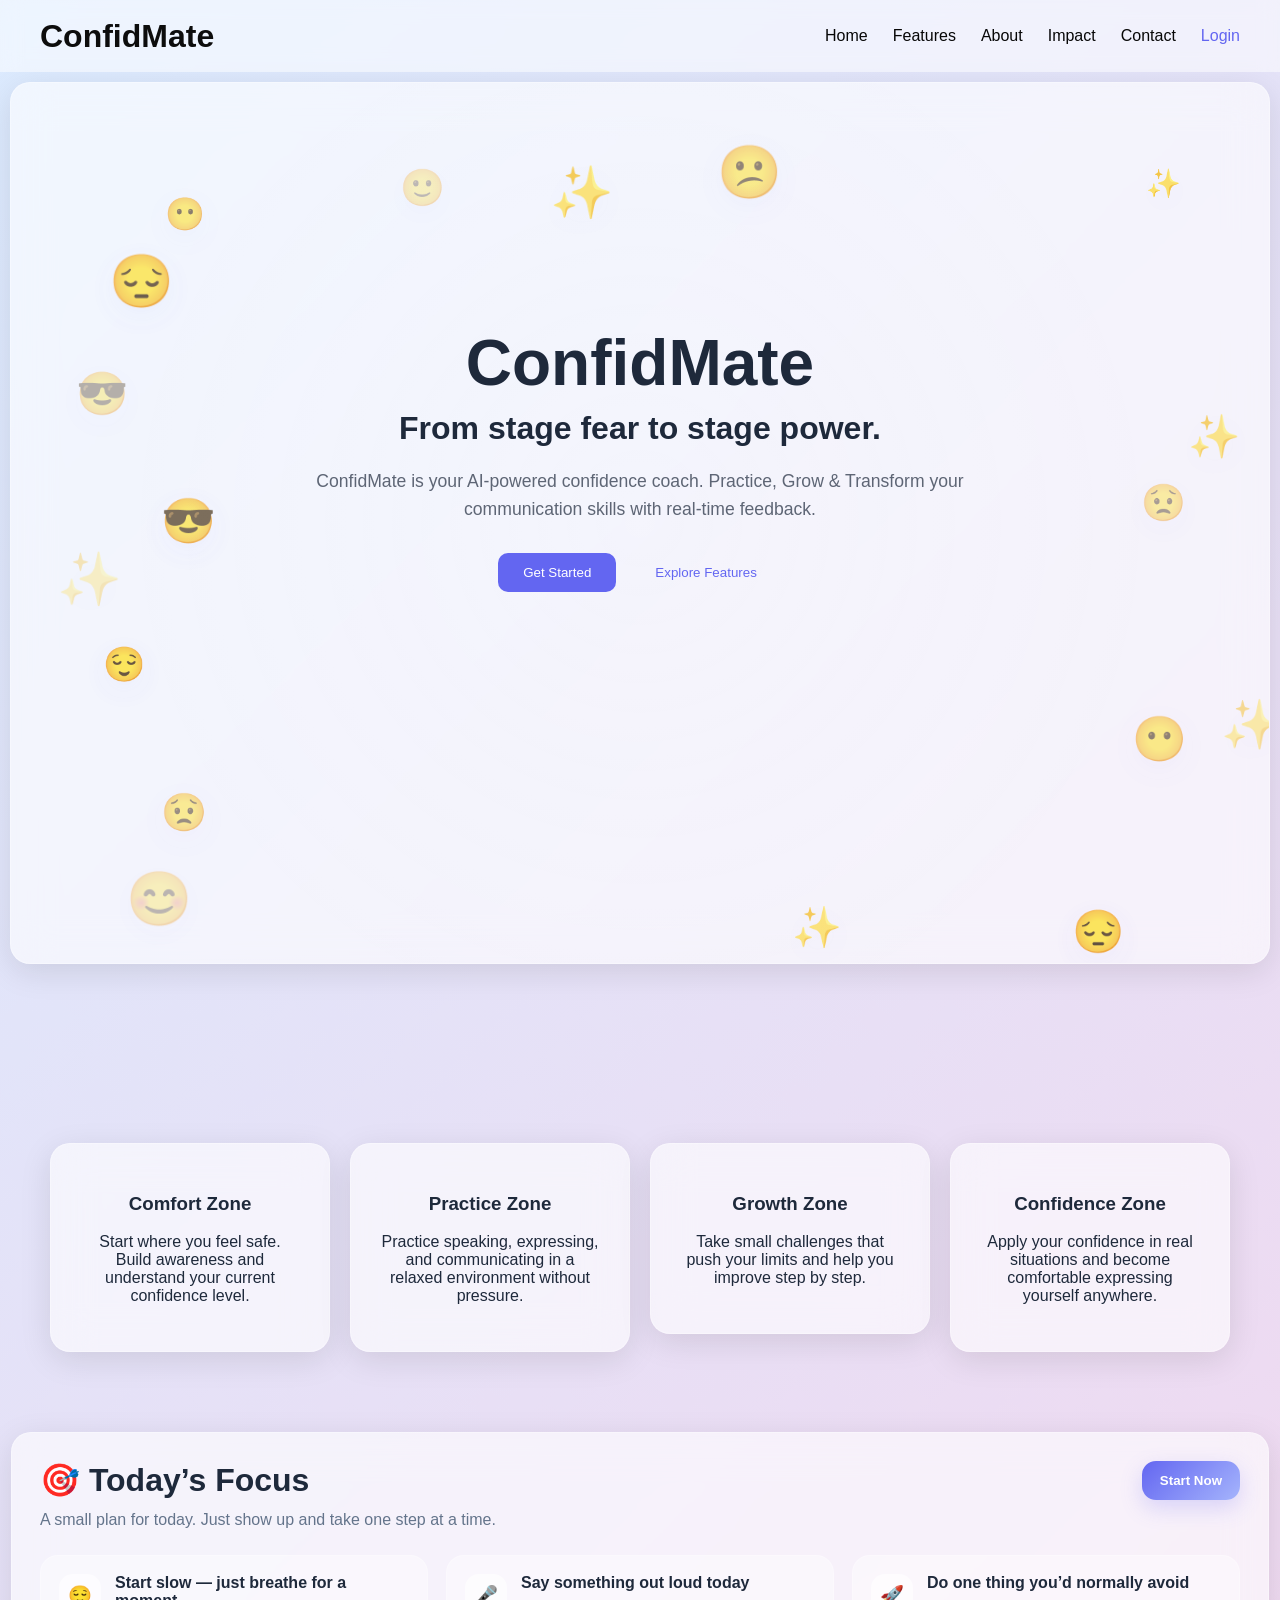
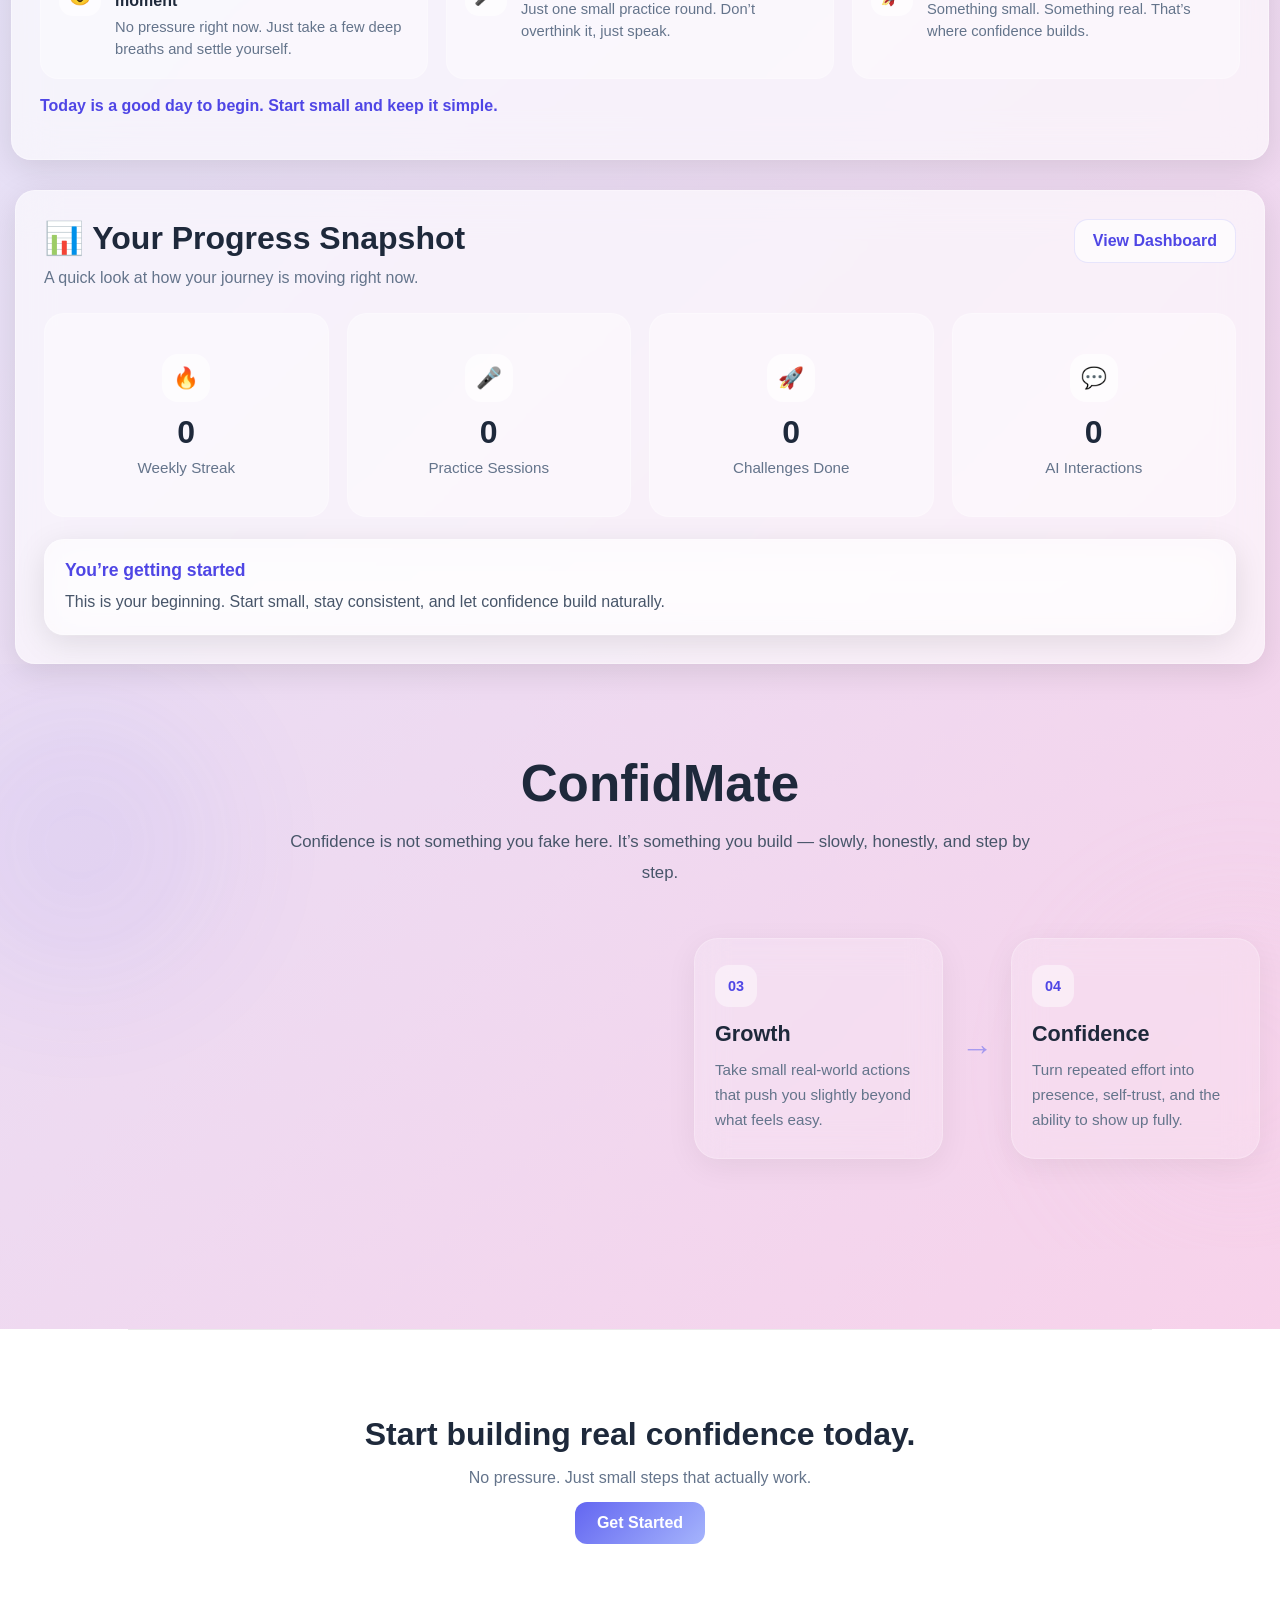
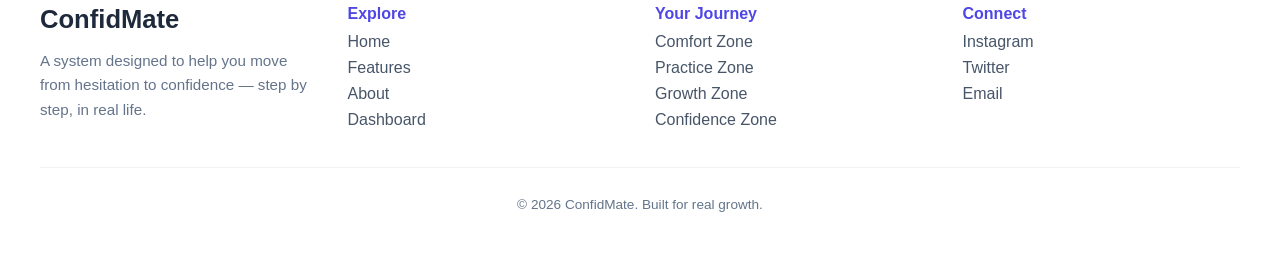
<file: index.html>
<!DOCTYPE html>
<html lang="en">
<head>
  <meta charset="UTF-8">
  <meta name="viewport" content="width=device-width, initial-scale=1.0">
  <title>ConfidMate</title>
  <link rel="stylesheet" href="style.css">

</head>

<body>

<!-- NAVBAR -->
<nav class="navbar">
<h2 class="brand"><a href="index.html">ConfidMate</a></h2>
    <div class="nav-right">
      <div class="menu-toggle" id="menu-toggle">☰</div>
    </div>

    <ul class="nav-links" id="nav-links" >
      <li><a href="index.html">Home</a></li>
      <li><a href="features/features.html">Features</a></li>
      <li><a href="about/about.html">About</a></li>
      <li><a href="impact/impact.html">Impact</a></li>
      <li><a href="contact/contact.html">Contact</a></li>

      <li id="auth-area"></li>
    </ul>
  </nav>
  

<!-- HERO -->
<section class="hero glass" id="heroSection">
  <div class="hero-emoji-layer" id="heroEmojiLayer" aria-hidden="true"></div>
  <div class="hero-ripple-layer" id="heroRippleLayer" aria-hidden="true"></div>

  <div class="hero-content">
    <h1>ConfidMate</h1>
    <h2>From stage fear to stage power.</h2>
    <p>
      ConfidMate is your AI-powered confidence coach. Practice, Grow & Transform your communication skills with real-time feedback.
    </p>

    <div class="buttons">
      <button class="primary" id="startBtn">Get Started</button>
      <button class="secondary" id="exploreBtn">Explore Features</button>
    </div>
  </div>
</section>

<!-- TRUST -->
<section class="trust-scroll-reveal">
  <p>Helping you show up better, every single day ;)</p>
</section>

<!-- ZONES -->
<section class="zones">

<a href="zones/Comfort/comfort.html" target="_blank" class="card-link">
  <div class="card glass">
    <h3>Comfort Zone</h3>
    <p>Start where you feel safe. Build awareness and understand your current confidence level.</p>
  </div>
</a>

<a href="zones/Practice/Practice.html" target="_blank" class="card-link">
  <div class="card glass">
    <h3>Practice Zone</h3>
    <p>Practice speaking, expressing, and communicating in a relaxed environment without pressure.</p>
  </div>
</a>


<a href="zones/Growth/Growth.html" target="_blank" class="card-link">
  <div class="card glass">
    <h3>Growth Zone</h3>
    <p>Take small challenges that push your limits and help you improve step by step.</p>
  </div>
</a>


<a href="zones/confidence/confidence.html" target="_blank" class="card-link">
  <div class="card glass">
    <h3>Confidence Zone</h3>
    <p>Apply your confidence in real situations and become comfortable expressing yourself anywhere.</p>
  </div>
</a>  

</section>

<!-- todays focus -->
<section class="dashboard-section" id="today-focus-section">
  <div class="today-focus-card glass">
    <div class="today-focus-top">
      <div>
        <h2>🎯 Today’s Focus</h2>
        <p>A small plan for today. Just show up and take one step at a time.</p>
      </div>

<button class="focus-btn" id="startFocusBtn">Start Now</button>    </div>

<div class="focus-tasks" id="focusTasks">

  <div class="focus-task">
    <span class="focus-icon">😌</span>
    <div>
      <h4>Pause for a second — just breathe</h4>
      <p>No rush. Take a few slow breaths and let your mind settle.</p>
    </div>
  </div>

  <div class="focus-task">
    <span class="focus-icon">🎤</span>
    <div>
      <h4>Say something out loud today</h4>
      <p>Doesn’t matter what — just get used to hearing your own voice.</p>
    </div>
  </div>

  <div class="focus-task">
    <span class="focus-icon">💬</span>
    <div>
      <h4>Start one small conversation</h4>
      <p>Even a simple “hey” or “how’s your day” is enough.</p>
    </div>
  </div>

  <div class="focus-task">
    <span class="focus-icon">🚀</span>
    <div>
      <h4>Do something you’d normally avoid</h4>
      <p>That slight discomfort? That’s exactly where growth happens.</p>
    </div>
  </div>

  <div class="focus-task">
    <span class="focus-icon">🧠</span>
    <div>
      <h4>Notice how you felt after speaking</h4>
      <p>Not judging — just observing. That awareness builds confidence.</p>
    </div>
  </div>

  <div class="focus-task">
    <span class="focus-icon">🔥</span>
    <div>
      <h4>Don’t aim for perfect — just show up</h4>
      <p>Confidence isn’t clean. It’s built by trying anyway.</p>
    </div>
  </div>

</div>

    <p class="focus-message" id="focusMessage">Small steps still count. Start with one.</p>
  </div>
</section>

<!-- MINI SCORES -->
<section class="dashboard-section" id="progress-snapshot-section">
  <div class="progress-snapshot-card glass">
    <div class="snapshot-top">
      <div>
        <h2>📊 Your Progress Snapshot</h2>
        <p>A quick look at how your journey is moving right now.</p>
      </div>

      <a href="dashboard/dashboard.html" class="snapshot-link-btn">View Dashboard</a>
    </div>

    <div class="snapshot-grid">
      <div class="snapshot-box">
        <span class="snapshot-icon">🔥</span>
        <h3 id="snapshot-streak">0</h3>
        <p>Weekly Streak</p>
      </div>

      <div class="snapshot-box">
        <span class="snapshot-icon">🎤</span>
        <h3 id="snapshot-practice">0</h3>
        <p>Practice Sessions</p>
      </div>

      <div class="snapshot-box">
        <span class="snapshot-icon">🚀</span>
        <h3 id="snapshot-growth">0</h3>
        <p>Challenges Done</p>
      </div>

      <div class="snapshot-box">
        <span class="snapshot-icon">💬</span>
        <h3 id="snapshot-ai">0</h3>
        <p>AI Interactions</p>
      </div>
    </div>

    <div class="snapshot-status glass">
      <h4 id="snapshot-status-title">You’re getting started</h4>
      <p id="snapshot-status-text">Small steps still count. Keep showing up and your confidence will follow.</p>
    </div>
  </div>
</section>

<!-- about -->
<section class="confidmate-story-section" id="confidmate-story">
  <div class="story-bg-blur blur-one"></div>
  <div class="story-bg-blur blur-two"></div>

  <div class="story-inner">
    <div class="story-header" id="storyHeader">
      <h2>ConfidMate</h2>
      <p>
        Confidence is not something you fake here. It’s something you build —
        slowly, honestly, and step by step.
      </p>
    </div>

    <div class="story-journey">
      <div class="journey-step" id="step1">
        <span class="journey-no">01</span>
        <h3>Comfort</h3>
        <p>Start by slowing down, settling your thoughts, and feeling safe in your own space.</p>
      </div>

      <div class="journey-arrow">→</div>

      <div class="journey-step" id="step2">
        <span class="journey-no">02</span>
        <h3>Practice</h3>
        <p>Use repetition, prompts, and guided conversations to build comfort with expression.</p>
      </div>

      <div class="journey-arrow">→</div>

      <div class="journey-step" id="step3">
        <span class="journey-no">03</span>
        <h3>Growth</h3>
        <p>Take small real-world actions that push you slightly beyond what feels easy.</p>
      </div>

      <div class="journey-arrow">→</div>

      <div class="journey-step" id="step4">
        <span class="journey-no">04</span>
        <h3>Confidence</h3>
        <p>Turn repeated effort into presence, self-trust, and the ability to show up fully.</p>
      </div>
    </div>
  </div>
</section>

<footer class="footer">

  <div class="footer-wrapper">

    <!-- TOP CTA -->
    <div class="footer-cta">
      <h2>Start building real confidence today.</h2>
      <p>No pressure. Just small steps that actually work.</p>
      <a href="zones/Comfort/comfort.html" class="footer-btn">Get Started</a>
    </div>

    <!-- MAIN GRID -->
    <div class="footer-container">

      <!-- BRAND -->
      <div class="footer-col">
        <h2>ConfidMate</h2>
        <p>
          A system designed to help you move from hesitation to confidence —
          step by step, in real life.
        </p>
      </div>

      <!-- QUICK LINKS -->
      <div class="footer-col">
        <h4>Explore</h4>
        <a href="index.html">Home</a>
        <a href="features/features.html">Features</a>
        <a href="about/about.html">About</a>
        <a href="dashboard/dashboard.html">Dashboard</a>
      </div>

      <!-- ZONES -->
      <div class="footer-col">
        <h4>Your Journey</h4>
        <a href="zones/Comfort/comfort.html">Comfort Zone</a>
        <a href="zones/Practice/Practice.html">Practice Zone</a>
        <a href="zones/Growth/Growth.html">Growth Zone</a>
        <a href="zones/confidence/confidence.html">Confidence Zone</a>
      </div>

      <!-- CONTACT -->
      <div class="footer-col">
        <h4>Connect</h4>
        <a href="#">Instagram</a>
        <a href="#">Twitter</a>
        <a href="#">Email</a>
      </div>

    </div>

    <!-- BOTTOM -->
    <div class="footer-bottom">
      <p>© 2026 ConfidMate. Built for real growth.</p>
    </div>

  </div>

</footer>

<script src="script.js"></script>

</body>
</html>
</file>
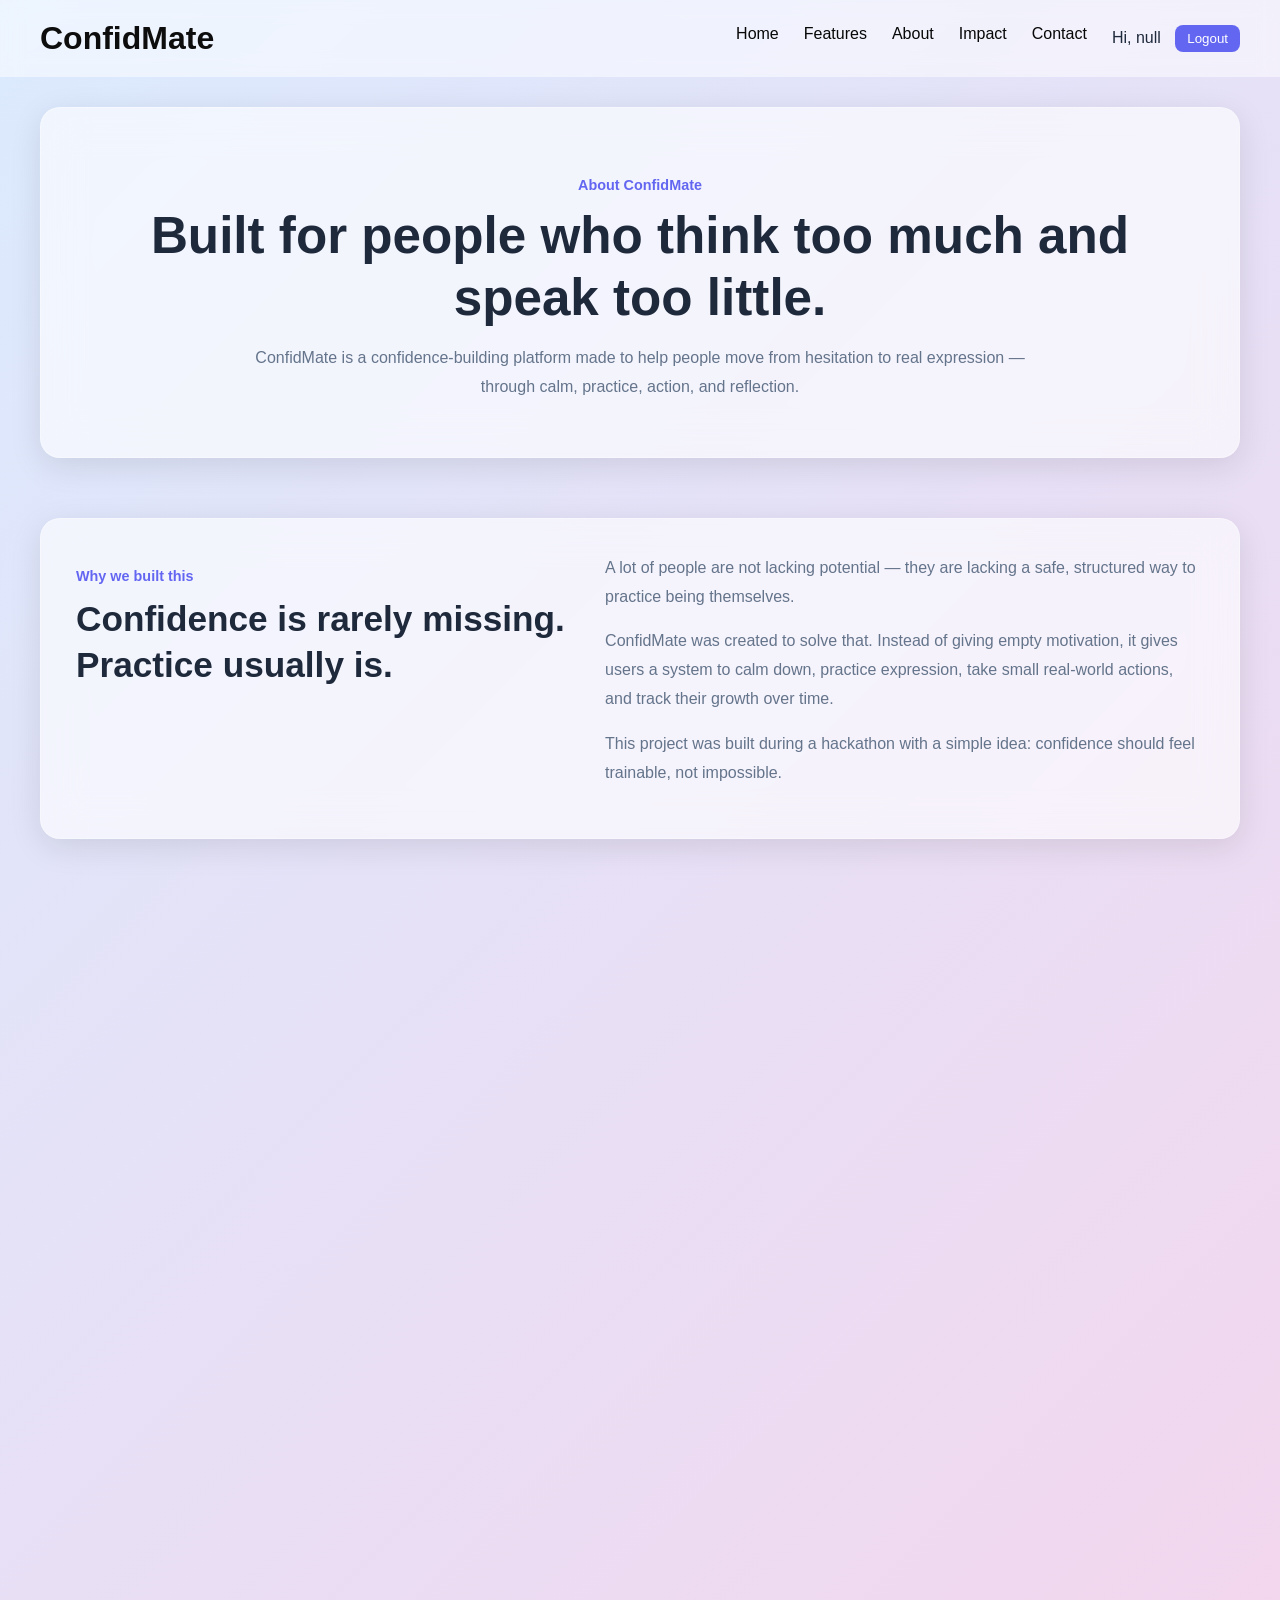
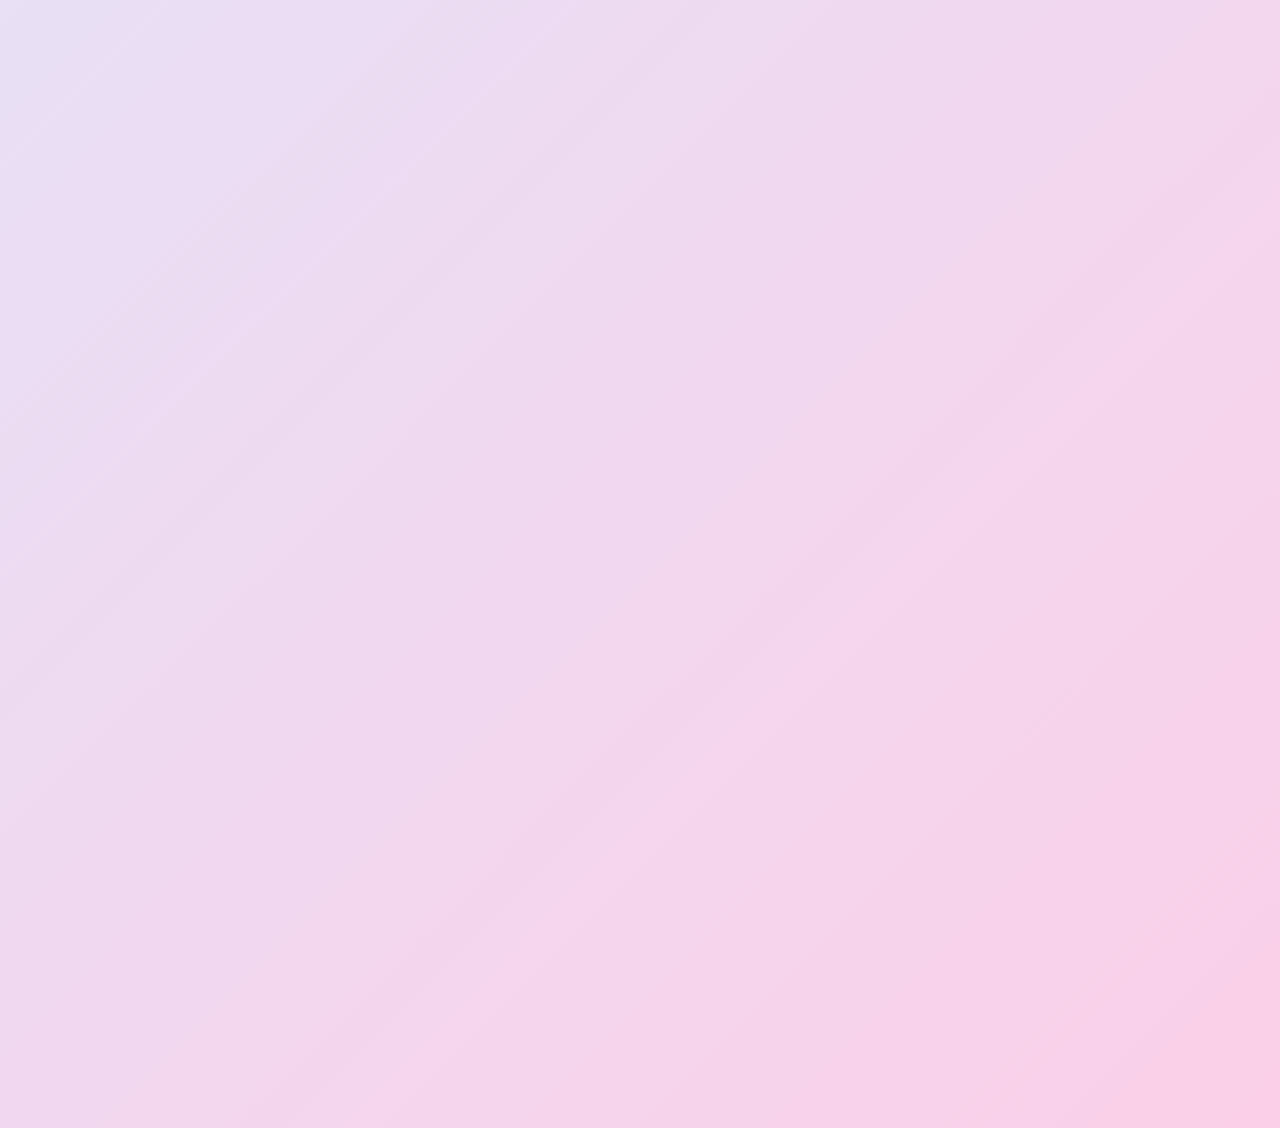
<file: about/about.html>
<!DOCTYPE html>
<html lang="en">
<head>
  <meta charset="UTF-8">
  <meta name="viewport" content="width=device-width, initial-scale=1.0">
  <title>About Us - ConfidMate</title>
  <link rel="stylesheet" href="about.css">
</head>
<body>

  <!-- NAVBAR -->
<nav class="navbar">
    <h2><a href="../index.html">ConfidMate</a></h2>

    <div class="nav-right">
      <div class="menu-toggle" id="menu-toggle">☰</div>
    </div>

    <ul class="nav-links" id="nav-links" >
      <li><a href="../index.html">Home</a></li>
      <li><a href="../features/features.html">Features</a></li>
      <li><a href="../about/about.html">About</a></li>
      <li><a href="../impact/impact.html">Impact</a></li>
      <li><a href="../contact/contact.html">Contact</a></li>

      <li id="auth-area"></li>
    </ul>
  </nav>

<!-- HERO -->
  <section class="hero">
    <div class="hero-content glass reveal">
      <p class="hero-tag">About ConfidMate</p>
      <h1>Built for people who think too much and speak too little.</h1>
      <p class="hero-sub">
        ConfidMate is a confidence-building platform made to help people move from hesitation to real expression — through calm, practice, action, and reflection.
      </p>
    </div>
  </section>

  <!-- STORY -->
  <section class="about-section" id="story">
    <div class="about-card glass reveal">
      <div class="about-left">
        <p class="section-tag">Why we built this</p>
        <h2>Confidence is rarely missing. Practice usually is.</h2>
      </div>

      <div class="about-right">
        <p>
          A lot of people are not lacking potential — they are lacking a safe, structured way to practice being themselves.
        </p>
        <p>
          ConfidMate was created to solve that. Instead of giving empty motivation, it gives users a system to calm down, practice expression, take small real-world actions, and track their growth over time.
        </p>
        <p>
          This project was built during a hackathon with a simple idea: confidence should feel trainable, not impossible.
        </p>
      </div>
    </div>
  </section>

  <!-- FLOW -->
  <section class="flow-section">
    <div class="section-head reveal">
      <h2>How ConfidMate Works</h2>
      <p>Each stage supports a different part of real confidence-building.</p>
    </div>

    <div class="flow-grid">
      <div class="flow-card glass reveal">
        <span class="flow-no">01</span>
        <h3>Comfort</h3>
        <p>Start with calm. Reset your mind, track your mood, and feel safe enough to begin.</p>
      </div>

      <div class="flow-card glass reveal">
        <span class="flow-no">02</span>
        <h3>Practice</h3>
        <p>Use speaking prompts, AI support, and guided exercises to build expression without pressure.</p>
      </div>

      <div class="flow-card glass reveal">
        <span class="flow-no">03</span>
        <h3>Growth</h3>
        <p>Take small real-life actions that challenge hesitation and turn intention into movement.</p>
      </div>

      <div class="flow-card glass reveal">
        <span class="flow-no">04</span>
        <h3>Confidence</h3>
        <p>Turn consistency into identity — stronger presence, clearer communication, and self-trust.</p>
      </div>
    </div>
  </section>

  <!-- VISION -->
  <section class="vision-section" id="vision">
    <div class="vision-card glass reveal">
      <div class="vision-col">
        <p class="section-tag">Our Vision</p>
        <h2>To make confidence feel buildable.</h2>
        <p>
          We believe confidence should not depend on personality type, social background, or natural boldness. It should be something anyone can improve with the right system.
        </p>
      </div>

      <div class="vision-points">
        <div class="vision-point">
          <h4>Human-first</h4>
          <p>Designed around real emotions, hesitation, and everyday social struggle.</p>
        </div>

        <div class="vision-point">
          <h4>Action-based</h4>
          <p>Built around what users actually do, not just what they read.</p>
        </div>

        <div class="vision-point">
          <h4>Growth-focused</h4>
          <p>Every part of the experience is meant to create visible, repeatable progress.</p>
        </div>
      </div>
    </div>
  </section>

<section class="team-section">
  <div class="team-card glass reveal">

    <div class="team-head">
      <p class="section-tag">Who built this</p>
      <h2>Built by a team solving a real problem.</h2>
    </div>

    <div class="team-grid">

     <div class="team-box">
       <h3>Yashika</h3>
       <p class="role">Founder • Concept & Implementation</p>
       <p>Led the vision of ConfidMate and played a key role in bringing the idea to life through design and development.</p>
     </div>

      <div class="team-box">
        <h3>Tushaar</h3>
        <p class="role">Lead Developer • Full Platform Execution</p>
        <p>Designed and developed the complete ConfidMate platform, handling structure, functionality, and overall implementation.</p>
      </div>

      <div class="team-box">
        <h3>Harsh Singhal</h3>
        <p class="role">Backend / Logic</p>
        <p>Handled data flow, user logic, and core functionality of the system.</p>
      </div>

      <div class="team-box">
        <h3>Abhinav</h3>
        <p class="role">Research / Strategy</p>
        <p>Focused on problem research, feature planning, and user behavior insights.</p>
      </div>

    </div>

    <div class="team-location">
<p>
  📍 Built at IILM University, Gurgaon (Haryana) by B.Tech 1st year students — during a hackathon.
</p>    </div>

  </div>
</section>



  <!-- CTA -->
  <section class="cta-section">
    <div class="cta-card glass reveal">
      <h2>Start small. Grow for real.</h2>
      <p>
        ConfidMate is here to help you take the next step — slowly, honestly, and consistently.
      </p>

      <div class="cta-buttons">
        <a href="../zones/Comfort/comfort.html" class="primary-btn">Start with Comfort</a>
        <a href="../index.html" class="secondary-btn">Back to Home</a>
      </div>
    </div>
  </section>

  <script src="about.js"></script>
</body>
</html>
</file>
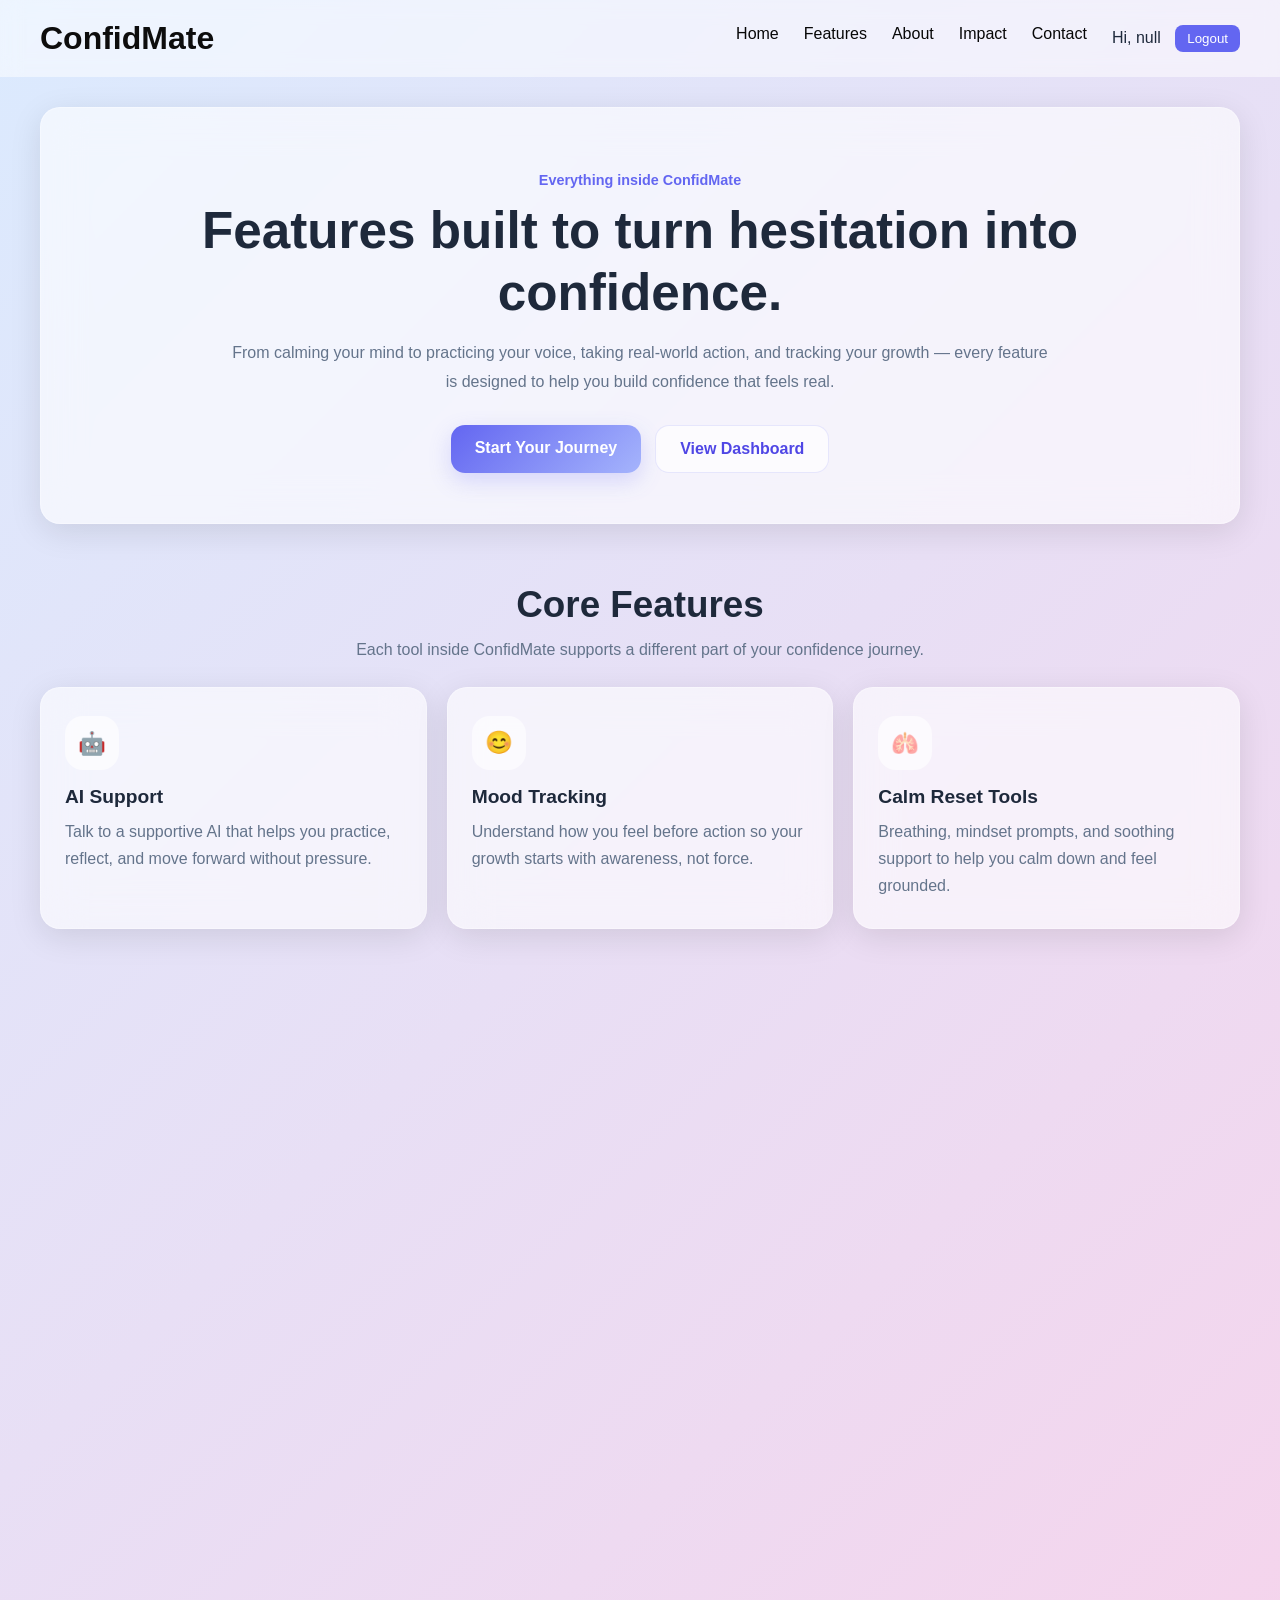
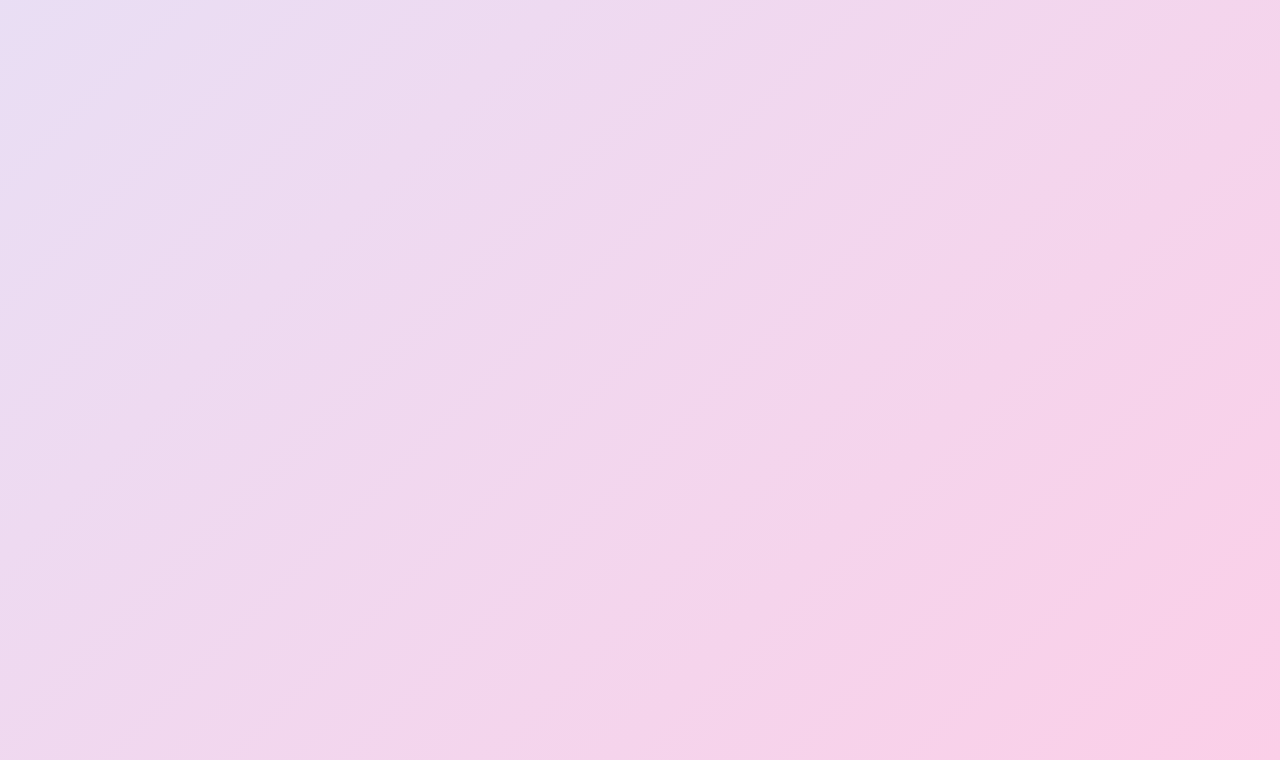
<file: features/features.html>
<!DOCTYPE html>
<html lang="en">
<head>
  <meta charset="UTF-8">
  <meta name="viewport" content="width=device-width, initial-scale=1.0">
  <title>features - ConfidMate</title>
  <link rel="stylesheet" href="features.css">
</head>
<body>

  <!-- NAVBAR -->
 <nav class="navbar">
    <h2><a href="../index.html">ConfidMate</a></h2>

    <div class="nav-right">
      <div class="menu-toggle" id="menu-toggle">☰</div>
    </div>

    <ul class="nav-links" id="nav-links" >
      <li><a href="../index.html">Home</a></li>
      <li><a href="../features/features.html">Features</a></li>
      <li><a href="../about/about.html">About</a></li>
      <li><a href="../impact/impact.html">Impact</a></li>
      <li><a href="../contact/contact.html">Contact</a></li>

      <li id="auth-area"></li>
    </ul>
  </nav>

  <!-- HERO -->
  <section class="hero">
    <div class="hero-content glass reveal">
      <p class="hero-tag">Everything inside ConfidMate</p>
      <h1>Features built to turn hesitation into confidence.</h1>
      <p class="hero-sub">
        From calming your mind to practicing your voice, taking real-world action,
        and tracking your growth — every feature is designed to help you build confidence that feels real.
      </p>

      <div class="hero-buttons">
        <a href="../login/login.html" class="primary-btn">Start Your Journey</a>
        <a href="../dashboard/dashboard.html" class="secondary-btn">View Dashboard</a>
      </div>
    </div>
  </section>

  <!-- FEATURE GRID -->
  <section class="features-section">
    <div class="section-head reveal">
      <h2>Core Features</h2>
      <p>Each tool inside ConfidMate supports a different part of your confidence journey.</p>
    </div>

    <div class="feature-grid">
      <div class="feature-card glass reveal">
        <div class="feature-icon">🤖</div>
        <h3>AI Support</h3>
        <p>Talk to a supportive AI that helps you practice, reflect, and move forward without pressure.</p>
      </div>

      <div class="feature-card glass reveal">
        <div class="feature-icon">😊</div>
        <h3>Mood Tracking</h3>
        <p>Understand how you feel before action so your growth starts with awareness, not force.</p>
      </div>

      <div class="feature-card glass reveal">
        <div class="feature-icon">🫁</div>
        <h3>Calm Reset Tools</h3>
        <p>Breathing, mindset prompts, and soothing support to help you calm down and feel grounded.</p>
      </div>

      <div class="feature-card glass reveal">
        <div class="feature-icon">🎤</div>
        <h3>Speaking Practice</h3>
        <p>Use prompts, conversations, and guided exercises to make speaking feel more natural.</p>
      </div>

      <div class="feature-card glass reveal">
        <div class="feature-icon">🚀</div>
        <h3>Growth Challenges</h3>
        <p>Take small real-life actions that stretch your comfort zone and build actual progress.</p>
      </div>

      <div class="feature-card glass reveal">
        <div class="feature-icon">📊</div>
        <h3>Progress Tracking</h3>
        <p>See your streaks, sessions, activity, and movement across all zones in one place.</p>
      </div>
    </div>
  </section>

  <!-- HOW IT WORKS -->
  <section class="journey-section">
    <div class="section-head reveal">
      <h2>How It Works</h2>
      <p>ConfidMate helps you grow through a guided sequence, not random motivation.</p>
    </div>

    <div class="journey-grid">
      <div class="journey-card glass reveal">
        <span class="journey-no">01</span>
        <h3>Comfort</h3>
        <p>Start with calm. Understand your emotions, breathe, and get into a better state.</p>
      </div>

      <div class="journey-card glass reveal">
        <span class="journey-no">02</span>
        <h3>Practice</h3>
        <p>Speak more, think less. Practice expressing yourself in a safe and guided way.</p>
      </div>

      <div class="journey-card glass reveal">
        <span class="journey-no">03</span>
        <h3>Growth</h3>
        <p>Move into real life with small confidence-building actions and personal reflection.</p>
      </div>

      <div class="journey-card glass reveal">
        <span class="journey-no">04</span>
        <h3>Confidence</h3>
        <p>Turn repeated effort into presence, identity, and stronger self-trust.</p>
      </div>
    </div>
  </section>

  <!-- WHY DIFFERENT -->
  <section class="difference-section">
    <div class="difference-card glass reveal">
      <div class="difference-left">
        <p class="hero-tag">Why ConfidMate feels different</p>
        <h2>Not just motivation. A real confidence system.</h2>
        <p>
          Most tools tell you to “just be confident.” ConfidMate gives you a structure:
          calm your mind, practice safely, take action, and watch your progress build over time.
        </p>
      </div>

      <div class="difference-right">
        <div class="mini-point">
          <h4>Personal</h4>
          <p>Built around your pace, your patterns, and your actual growth.</p>
        </div>
        <div class="mini-point">
          <h4>Action-based</h4>
          <p>Confidence grows through reps, not just advice.</p>
        </div>
        <div class="mini-point">
          <h4>Trackable</h4>
          <p>You can see how your consistency turns into progress.</p>
        </div>
      </div>
    </div>
  </section>

  <!-- CTA -->
  <section class="cta-section">
    <div class="cta-card glass reveal"> 
      <h2>Start where you are. Build from there.</h2>
      <p>ConfidMate is here to help you take the next step — calmly, clearly, and consistently.</p>

      <div class="hero-buttons">
        <a href="../zones/Comfort/comfort.html" class="primary-btn">Enter Comfort Zone</a>
        <a href="../index.html" class="secondary-btn">Back to Home</a>
      </div>
    </div>
  </section>

  <script src="features.js"></script>
</body>
</html>
</file>
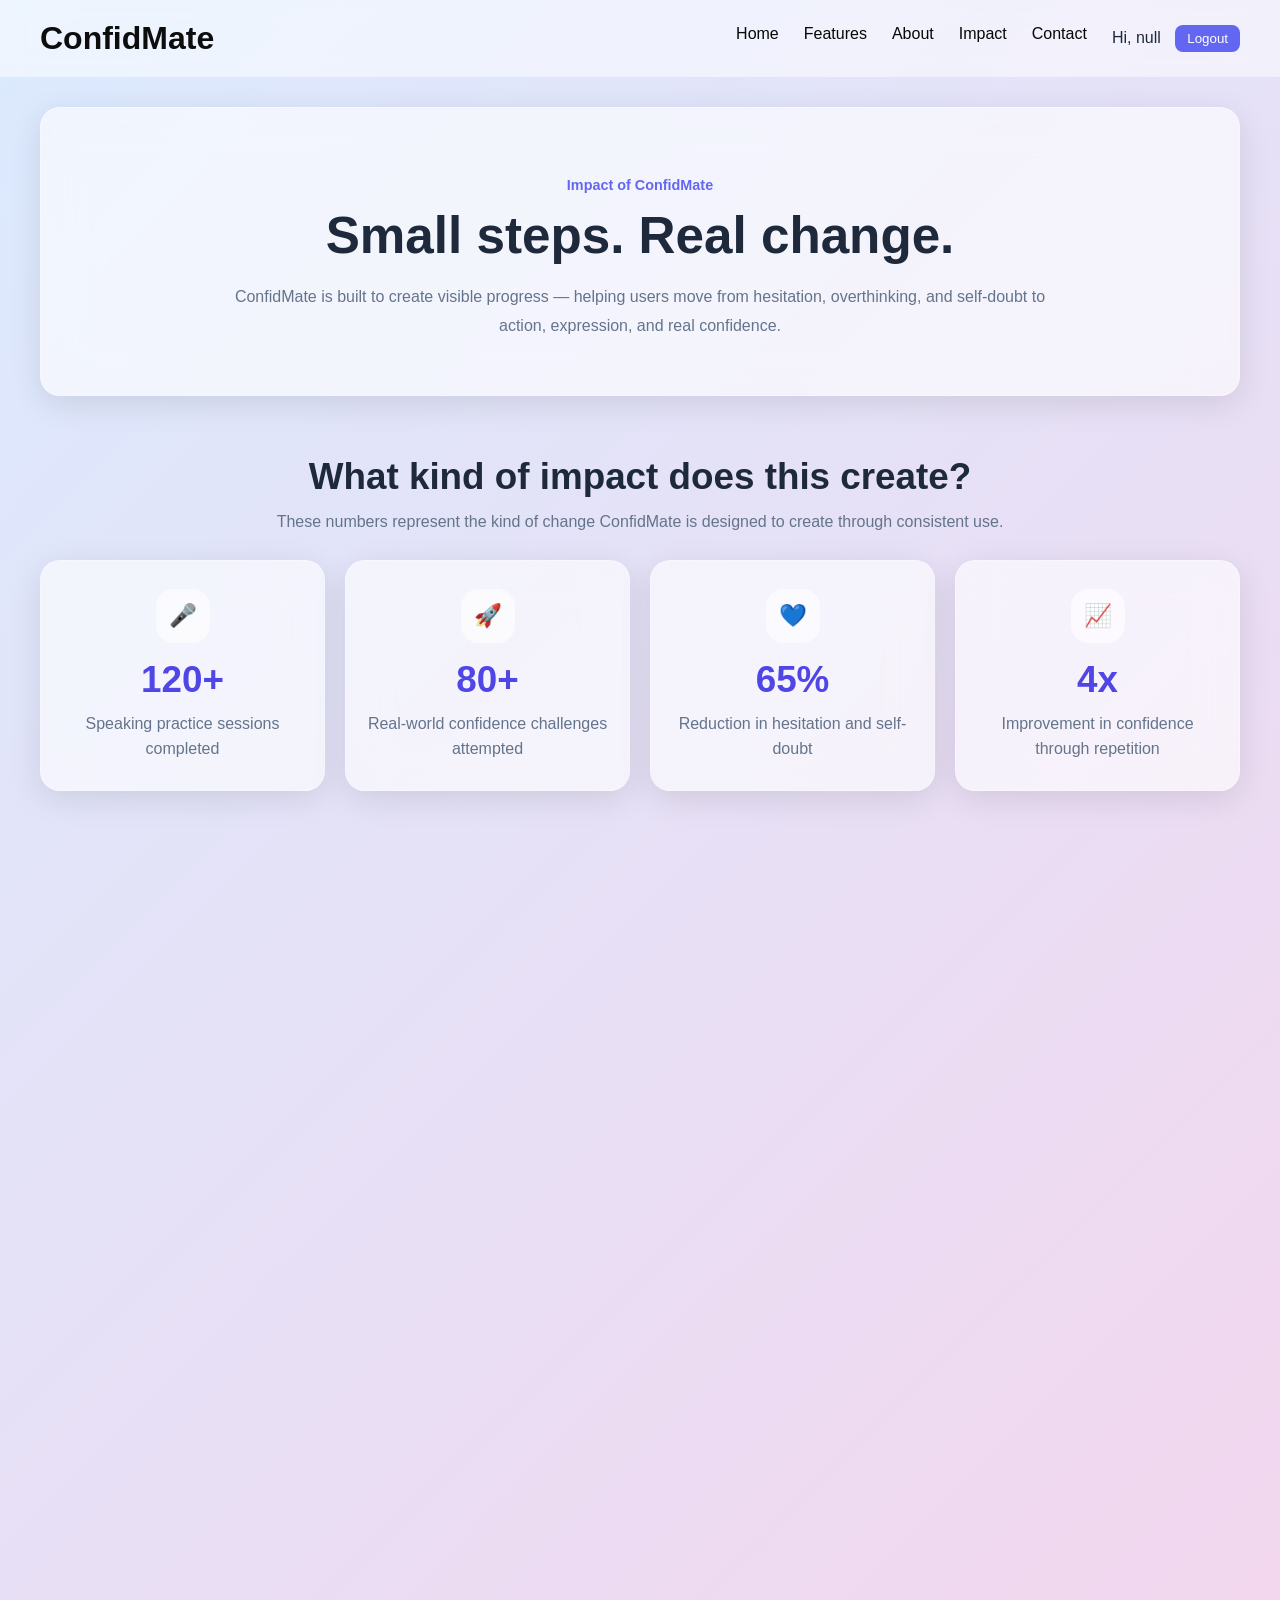
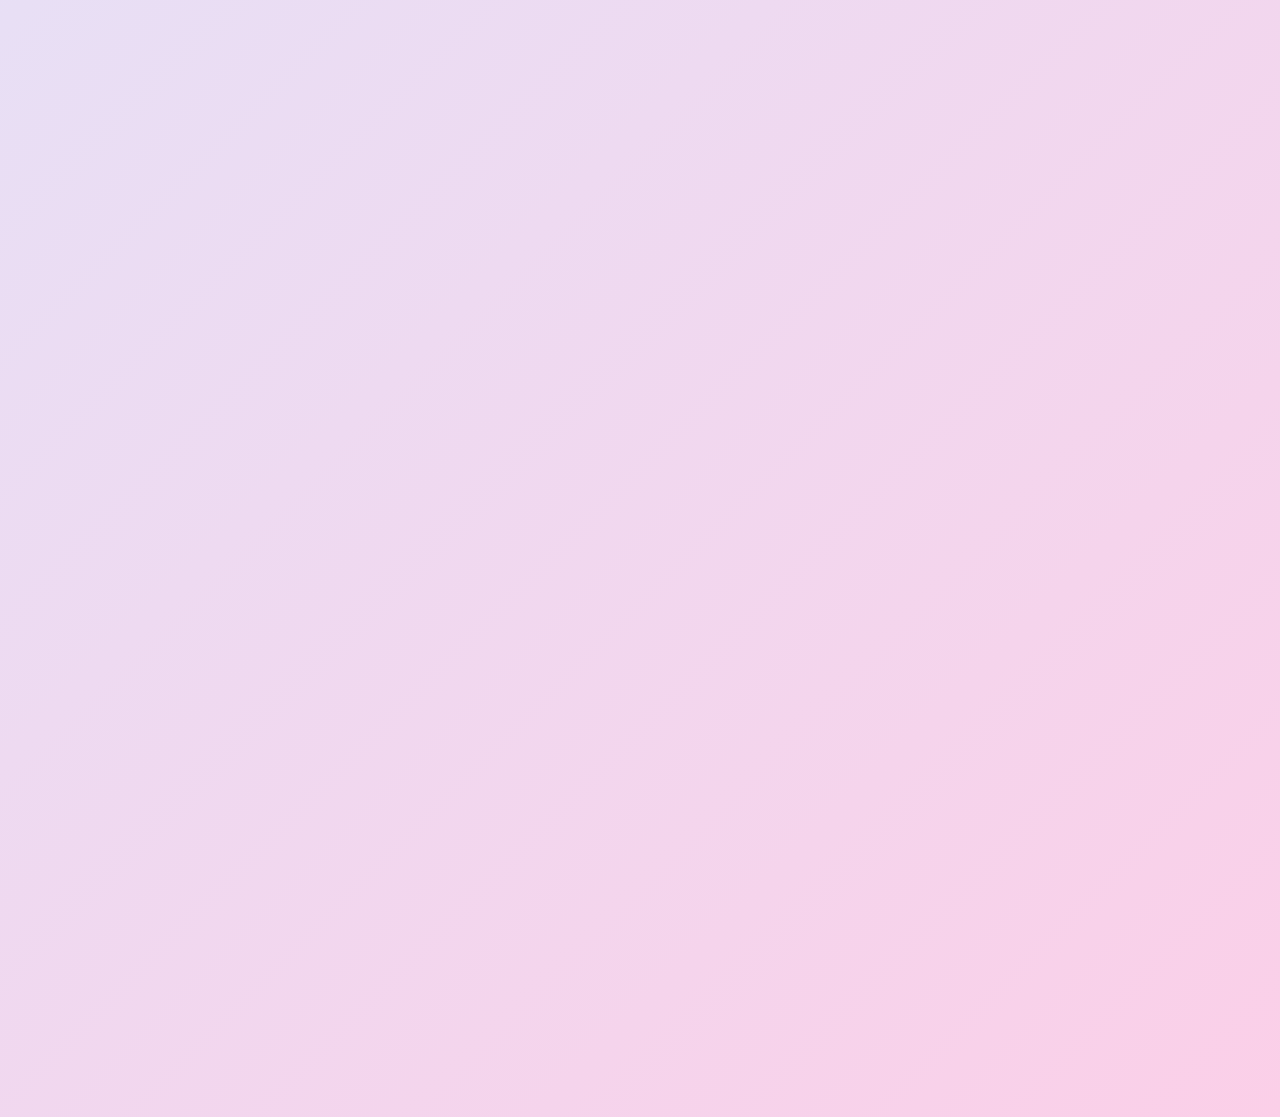
<file: impact/impact.html>
<!DOCTYPE html>
<html lang="en">
<head>
  <meta charset="UTF-8">
  <meta name="viewport" content="width=device-width, initial-scale=1.0">
  <title>Impact - ConfidMate</title>
  <link rel="stylesheet" href="impact.css">
</head>
<body>

  <!-- NAVBAR -->
<nav class="navbar">
    <h2><a href="../index.html">ConfidMate</a></h2>

    <div class="nav-right">
      <div class="menu-toggle" id="menu-toggle">☰</div>
    </div>

    <ul class="nav-links" id="nav-links" >
      <li><a href="../index.html">Home</a></li>
      <li><a href="../features/features.html">Features</a></li>
      <li><a href="../about/about.html">About</a></li>
      <li><a href="../impact/impact.html">Impact</a></li>
      <li><a href="../contact/contact.html">Contact</a></li>

      <li id="auth-area"></li>
    </ul>
  </nav>

  <!-- HERO -->
  <section class="hero">
    <div class="hero-content glass reveal">
      <p class="hero-tag">Impact of ConfidMate</p>
      <h1>Small steps. Real change.</h1>
      <p class="hero-sub">
        ConfidMate is built to create visible progress — helping users move from hesitation,
        overthinking, and self-doubt to action, expression, and real confidence.
      </p>
    </div>
  </section>

  <!-- STATS -->
  <section class="impact-section" id="impact-stats">
    <div class="section-head reveal">
      <h2>What kind of impact does this create?</h2>
      <p>These numbers represent the kind of change ConfidMate is designed to create through consistent use.</p>
    </div>

    <div class="impact-grid">
      <div class="impact-box glass reveal">
        <span class="impact-icon">🎤</span>
        <h3><span class="counter" data-target="120">0</span>+</h3>
        <p>Speaking practice sessions completed</p>
      </div>

      <div class="impact-box glass reveal">
        <span class="impact-icon">🚀</span>
        <h3><span class="counter" data-target="80">0</span>+</h3>
        <p>Real-world confidence challenges attempted</p>
      </div>

      <div class="impact-box glass reveal">
        <span class="impact-icon">💙</span>
        <h3><span class="counter" data-target="65">0</span>%</h3>
        <p>Reduction in hesitation and self-doubt</p>
      </div>

      <div class="impact-box glass reveal">
        <span class="impact-icon">📈</span>
        <h3><span class="counter" data-target="4">0</span>x</h3>
        <p>Improvement in confidence through repetition</p>
      </div>
    </div>
  </section>

  <!-- BEFORE / AFTER -->
  <section class="story-section">
    <div class="story-card glass reveal">
      <p class="section-tag">What changes for the user</p>
      <h2>From hesitation to action</h2>

      <div class="story-grid">
        <div class="story-box before">
          <h3>Before ConfidMate</h3>
          <ul>
            <li>Overthinking before speaking</li>
            <li>Fear of being judged</li>
            <li>Hesitation in conversations</li>
            <li>Low confidence in real situations</li>
          </ul>
        </div>

        <div class="story-box after">
          <h3>After Consistent Use</h3>
          <ul>
            <li>More comfort with self-expression</li>
            <li>Willingness to take small social risks</li>
            <li>Better real-world communication</li>
            <li>Confidence built through real action</li>
          </ul>
        </div>
      </div>

      <p class="story-note">
        ConfidMate does not promise instant confidence. It helps build it gradually through calm, practice, reflection, and action.
      </p>
    </div>
  </section>

  <!-- WHY IT MATTERS -->
  <section class="why-section">
    <div class="section-head reveal">
      <h2>Why this matters</h2>
      <p>Confidence affects far more than speaking — it shapes how people show up in life.</p>
    </div>

    <div class="why-grid">
      <div class="why-card glass reveal">
        <span class="why-icon">🧑‍🎓</span>
        <h3>Students</h3>
        <p>Helps students speak up, present better, and participate without feeling stuck in their head.</p>
      </div>

      <div class="why-card glass reveal">
        <span class="why-icon">💼</span>
        <h3>Professionals</h3>
        <p>Supports clearer communication, stronger presence, and more confidence in interviews and meetings.</p>
      </div>

      <div class="why-card glass reveal">
        <span class="why-icon">🌍</span>
        <h3>Everyday Life</h3>
        <p>Improves small talk, asking for help, social expression, and comfort in real human situations.</p>
      </div>
    </div>
  </section>

  <!-- FUTURE IMPACT -->
  <section class="future-section">
    <div class="future-card glass reveal">
      <div class="future-left">
        <p class="section-tag">Future Impact</p>
        <h2>Built as a hackathon project. Designed for real-world growth.</h2>
      </div>

      <div class="future-right">
        <p>
          ConfidMate started as a hackathon idea, but the vision goes much further:
          to help people train confidence like a real skill instead of treating it like a personality trait.
        </p>
        <p>
          With the right system, anyone can improve their expression, communication, and self-trust — one step at a time.
        </p>
      </div>
    </div>
  </section>

  <!-- TEAM NOTE -->
  <section class="team-impact-section">
    <div class="team-impact-card glass reveal">
      <p class="section-tag">Built with purpose</p>
      <h2>Created by B.Tech 1st year students from IILM University, Gurgaon, Haryana.</h2>
      <p>
        ConfidMate was built during a hackathon by a small team focused on solving a real problem:
        people do not lack potential — they often lack structured practice and a safe place to begin.
      </p>
    </div>
  </section>

  <!-- CTA -->
  <section class="cta-section">
    <div class="cta-card glass reveal">
      <h2>Confidence becomes real when it becomes repeatable.</h2>
      <p>
        That’s the impact ConfidMate is built for — not a quick boost, but steady change that lasts.
      </p>

      <div class="cta-buttons">
        <a href="../login/login.html" class="primary-btn">Start Your Journey</a>
        <a href="../dashboard/dashboard.html" class="secondary-btn">View Dashboard</a>
      </div>
    </div>
  </section>

  <script src="impact.js"></script>
</body>
</html>
</file>
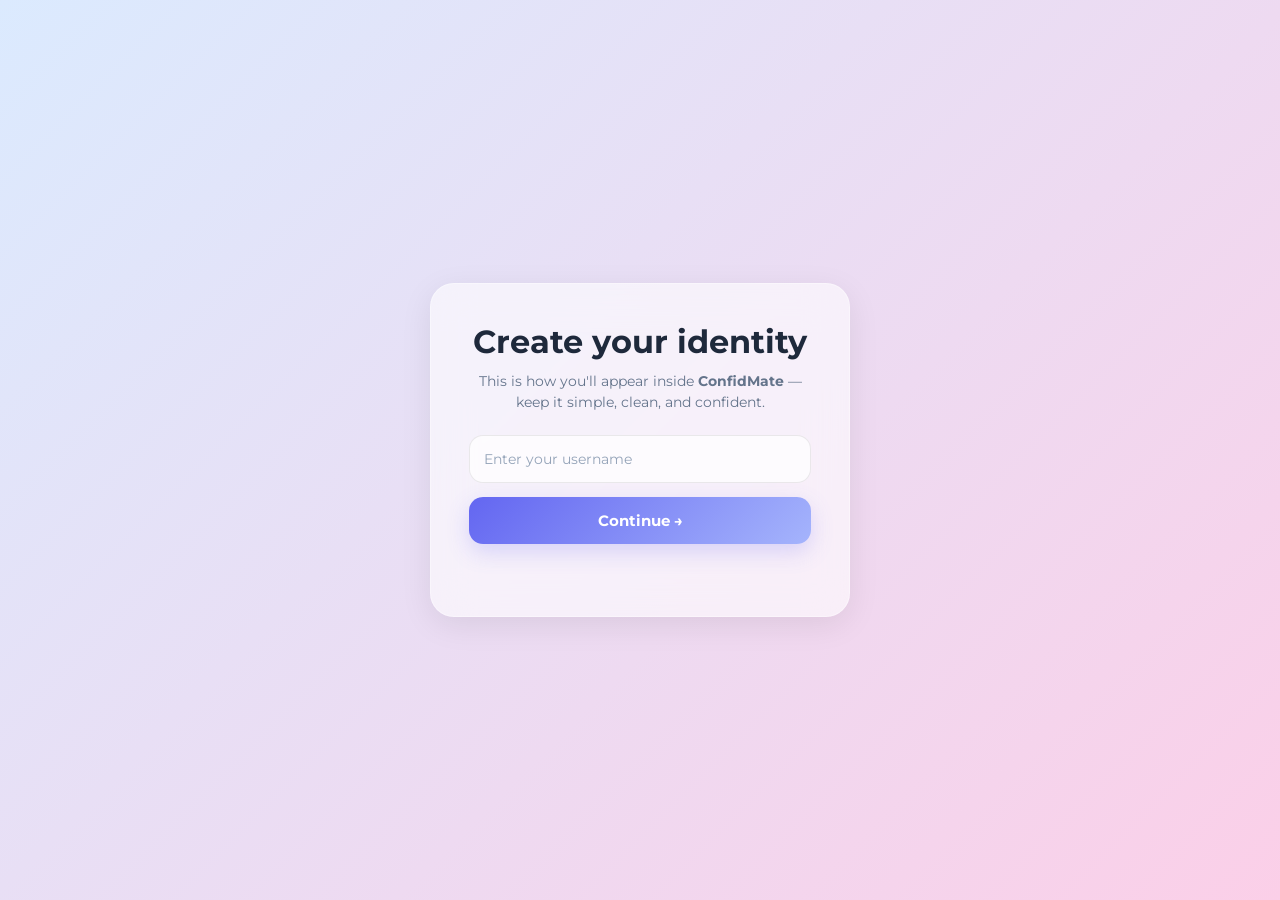
<file: login/choose-username.html>
<!DOCTYPE html>
<html lang="en">
<head>
  <meta charset="UTF-8">
  <meta name="viewport" content="width=device-width, initial-scale=1.0">
  <title>Create Your Identity - ConfidMate</title>

  <!-- FONT -->
  <link href="https://fonts.googleapis.com/css2?family=Montserrat:wght@400;500;600;700&display=swap" rel="stylesheet">

  <!-- USE SAME LOGIN CSS -->
  <link rel="stylesheet" href="login.css">
</head>

<body>

  <div class="login-container">
    <div class="login-box glass">

      <h2>Create your identity</h2>
      <p>
        This is how you'll appear inside <strong>ConfidMate</strong> —  
        keep it simple, clean, and confident.
      </p>

      <!-- INPUT -->
      <input 
        type="text" 
        id="username" 
        placeholder="Enter your username"
        autocomplete="off"
      >

      <!-- BUTTON -->
      <button onclick="saveUsername()" class="primary-btn">
        Continue →
      </button>

      <!-- MESSAGE -->
      <p id="usernameMessage"></p>

    </div>
  </div>

  <script src="choose-username.js"></script>
</body>
</html>
</file>
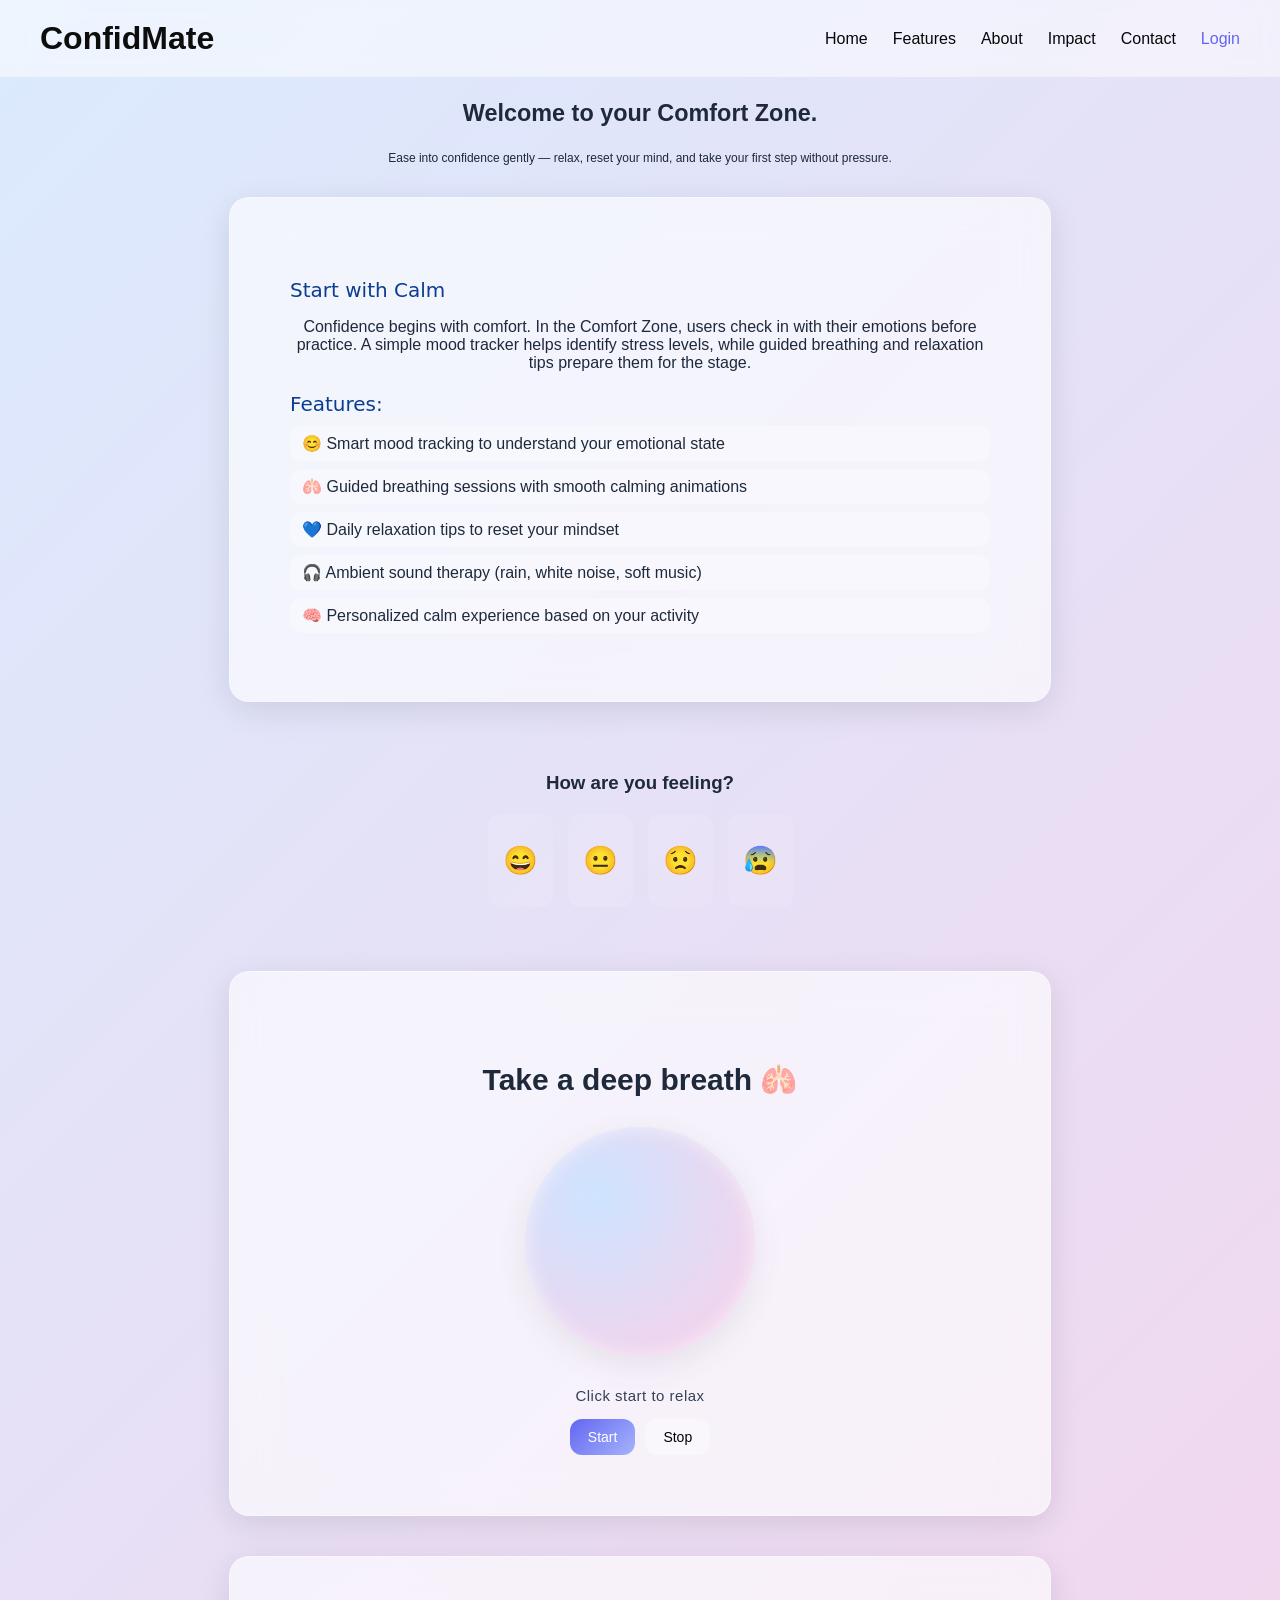
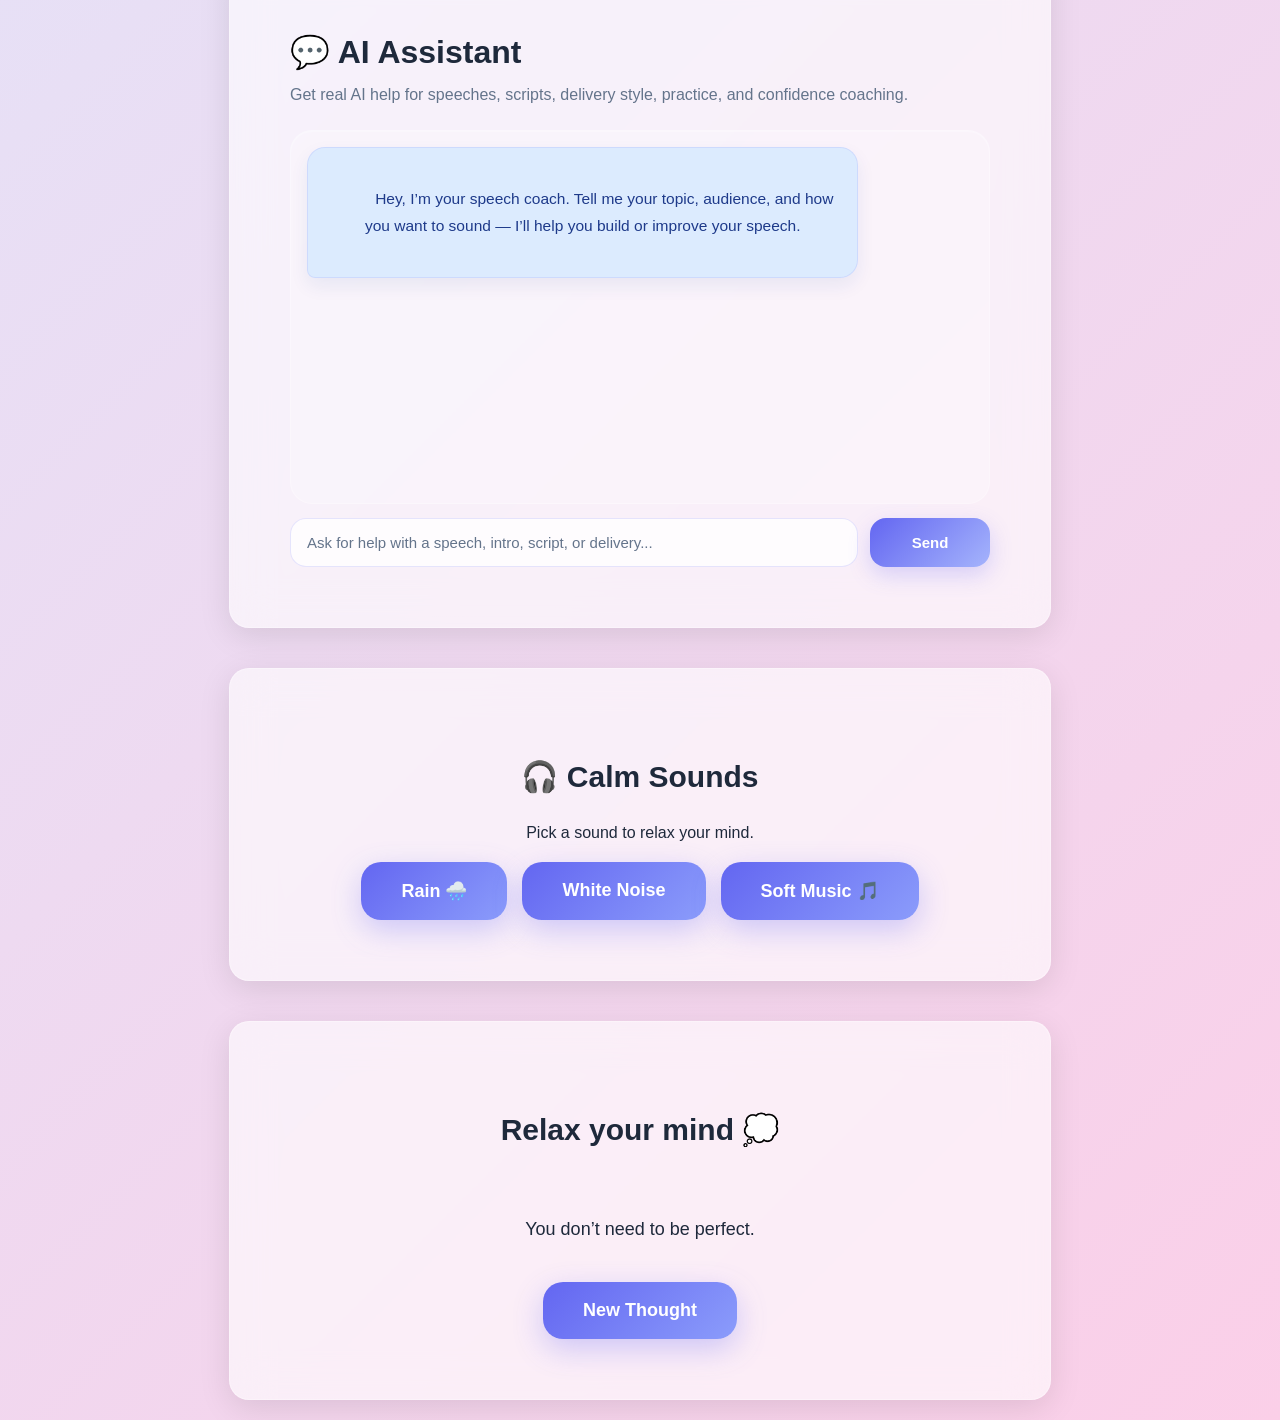
<file: zones/Comfort/comfort.html>
<!DOCTYPE html>
<html lang="en">
<head>
  <meta charset="UTF-8">
  <meta name="viewport" content="width=device-width, initial-scale=1.0">
  <title>Comfort Zone - ConfidMate</title>
  <link rel="stylesheet" href="../Comfort/comfort.css">
</head>
<body>


<!-- NAVBAR -->
<nav class="navbar">
    <h2><a href="../../index.html">ConfidMate</a></h2>

    <div class="nav-right">
      <div class="menu-toggle" id="menu-toggle">☰</div>
    </div>
  
    <ul class="nav-links" id="nav-links" >
      <li><a href="../../index.html">Home</a></li>
      <li><a href="/ConfidMate/features/features.html">Features</a></li>
      <li><a href="/ConfidMate/about/about.html">About</a></li>
      <li><a href="/ConfidMate/impact/impact.html">Impact</a></li>
      <li><a href="/ConfidMate/contact/contact.html">Contact</a></li>

      <li id="auth-area"></li>
    </ul>
  </nav>
  
    <section class="title">
    <div>
      <h3>Welcome to your Comfort Zone.</h3>
<p>Ease into confidence gently — relax, reset your mind, and take your first step without pressure.</p>    </div>
  </section>

  <!-- ABOUT / INTRO CARD -->
  <section class="zones">
    <div class="card glass">
      <h4>Start with Calm</h4>
      <p>Confidence begins with comfort. In the Comfort Zone, users check in with their emotions before practice. A simple mood tracker helps identify stress levels, while guided breathing and relaxation tips prepare them for the stage.</p>

<h4>Features:</h4>
<ul class="features">
  <li>😊 Smart mood tracking to understand your emotional state</li>
  <li>🫁 Guided breathing sessions with smooth calming animations</li>
  <li>💙 Daily relaxation tips to reset your mindset</li>
  <li>🎧 Ambient sound therapy (rain, white noise, soft music)</li>
  <li>🧠 Personalized calm experience based on your activity</li>
</ul>
    </div>
  </section>



<!-- mood -->

  <div class="mood-section">
  <h3>How are you feeling?</h3>

  <div class="moods">
    <button onclick="setMood('happy')">😄</button>
    <button onclick="setMood('neutral')">😐</button>
    <button onclick="setMood('sad')">😟</button>
    <button onclick="setMood('anxious')">😰</button>
  </div>

  <p id="mood-result"></p>
</div>

<!-- breathing -->
<div class="zones">

  <div class="card glass">
    <div class="breathing-section">
      <h3>Take a deep breath 🫁</h3>

      <div class="circle" id="circle"></div>

      <p id="breath-text">Click start to relax</p>

      <div class="controls">
        <button onclick="startBreathing()">Start</button>
        <button onclick="stopBreathing()" class="secondary">Stop</button>
      </div>
    </div>
  </div>

</div>

  <!-- AI ASSISTANT CHAT CARD -->
<section class="zones">
  <div class="card glass ai-card">
    <div class="ai-card-head">
      <p class="hero-tag"></p>
      <h3>💬 AI Assistant</h3>
      <p>
        Get real AI help for speeches, scripts, delivery style, practice, and confidence coaching.
      </p>
    </div>

    <div class="chat-container">
      <div class="chat-box" id="chatBox">
        <div class="ai-message">
          Hey, I’m your speech coach. Tell me your topic, audience, and how you want to sound — I’ll help you build or improve your speech.
        </div>
      </div>

      <div class="chat-input-row">
        <input type="text" id="userInput" placeholder="Ask for help with a speech, intro, script, or delivery..." />
        <button id="sendBtn" type="button">Send</button>
      </div>
    </div>
  </div>
</section>

  <!-- audio -->

<section class="zones">
  <div class="card glass">
    <h3>🎧 Calm Sounds</h3>
    <p>Pick a sound to relax your mind.</p>

    <div class="sound-buttons">
      <button onclick="playSound('rain')" class="premium-btn" id="btn-rain">Rain 🌧️</button>
      <button onclick="playSound('whiteNoise')" class="premium-btn" id="btn-white">White Noise</button>
      <button onclick="playSound('softMusic')" class="premium-btn" id="btn-soft">Soft Music 🎵</button>
    </div>

    <button id="stop-btn" onclick="stopSound()" class="stop-btn">❌</button>

    <audio id="audio-player" loop></audio>
  </div>
</section>


 <!-- tips -->

<section class="zones">
  <div class="card glass">
    <div class="mind-section">
      <h3>Relax your mind 💭</h3>

      <p id="mind-tip">You don’t need to be perfect.</p>

      <button onclick="newTip()" class="premium-btn">New Thought</button>
    </div>
  </div>
</section>

  <script src="comfort.js"></script>
</body>
</html>
</file>
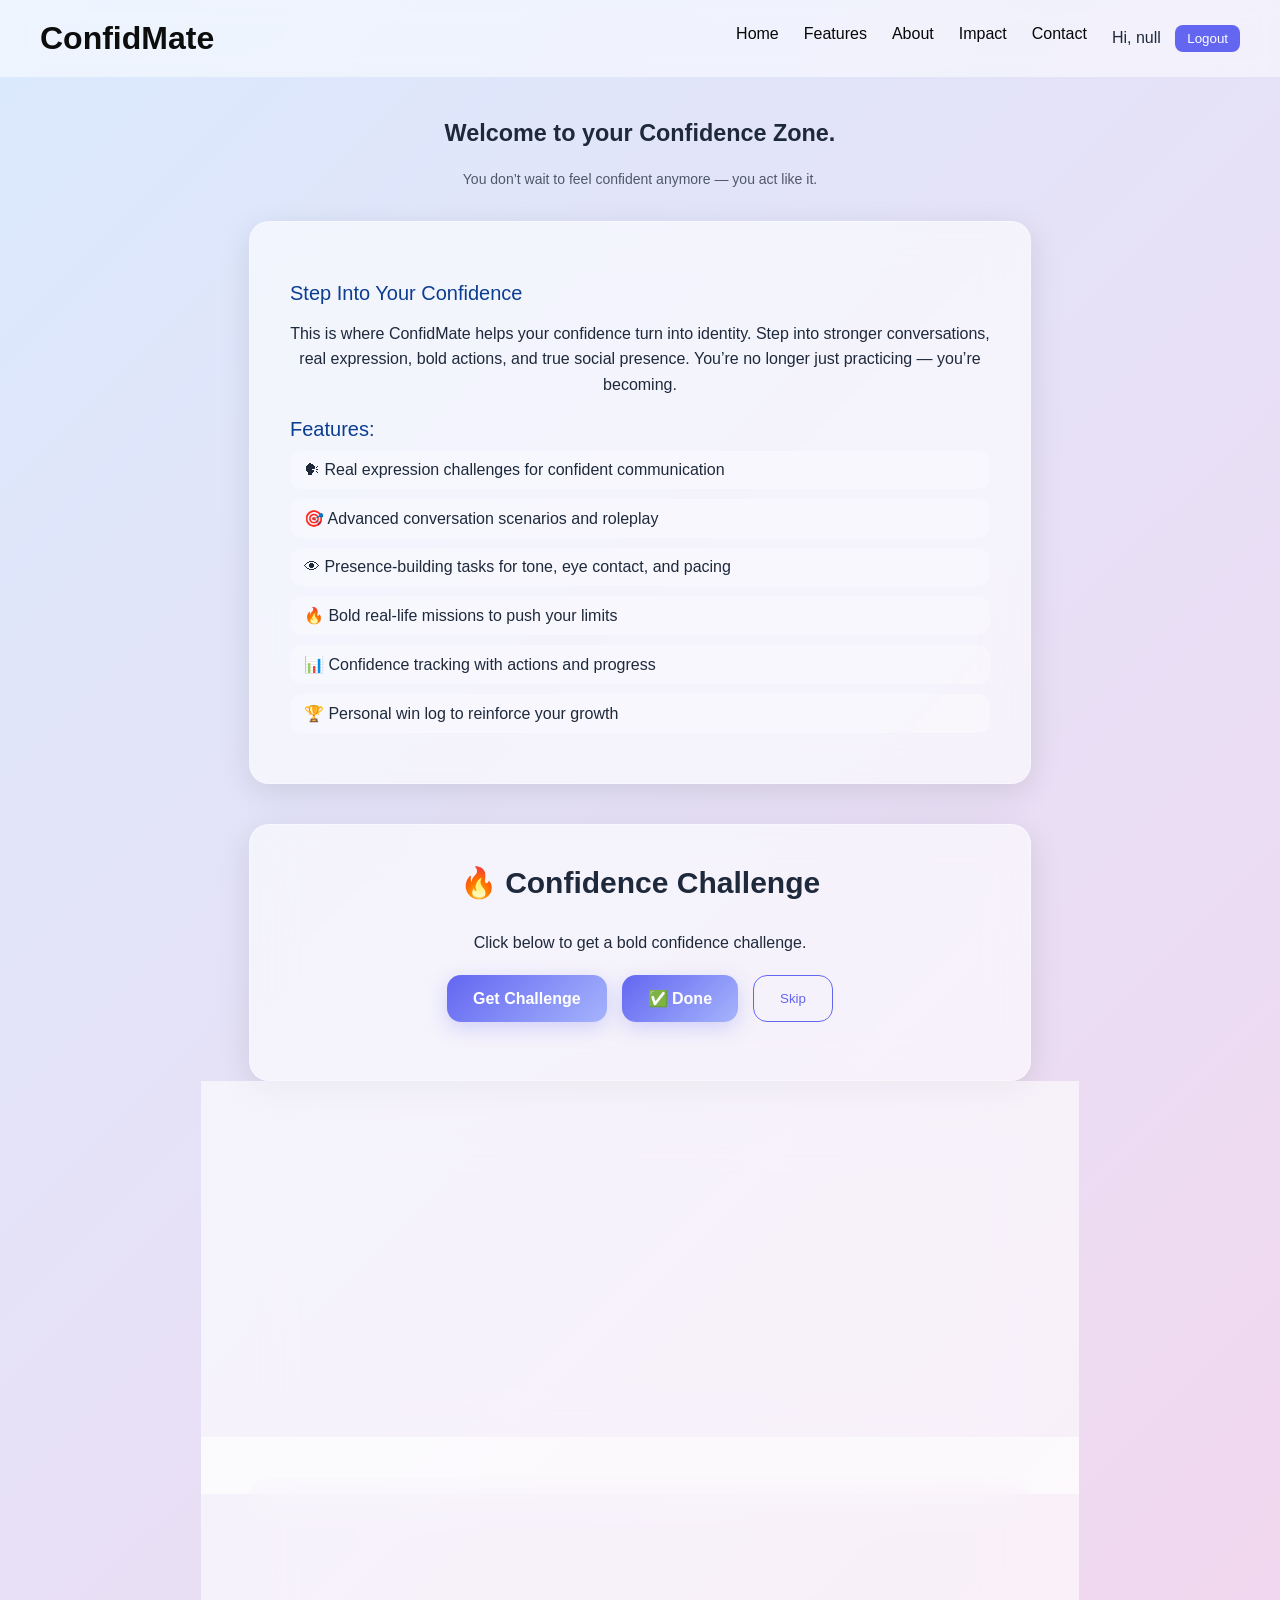
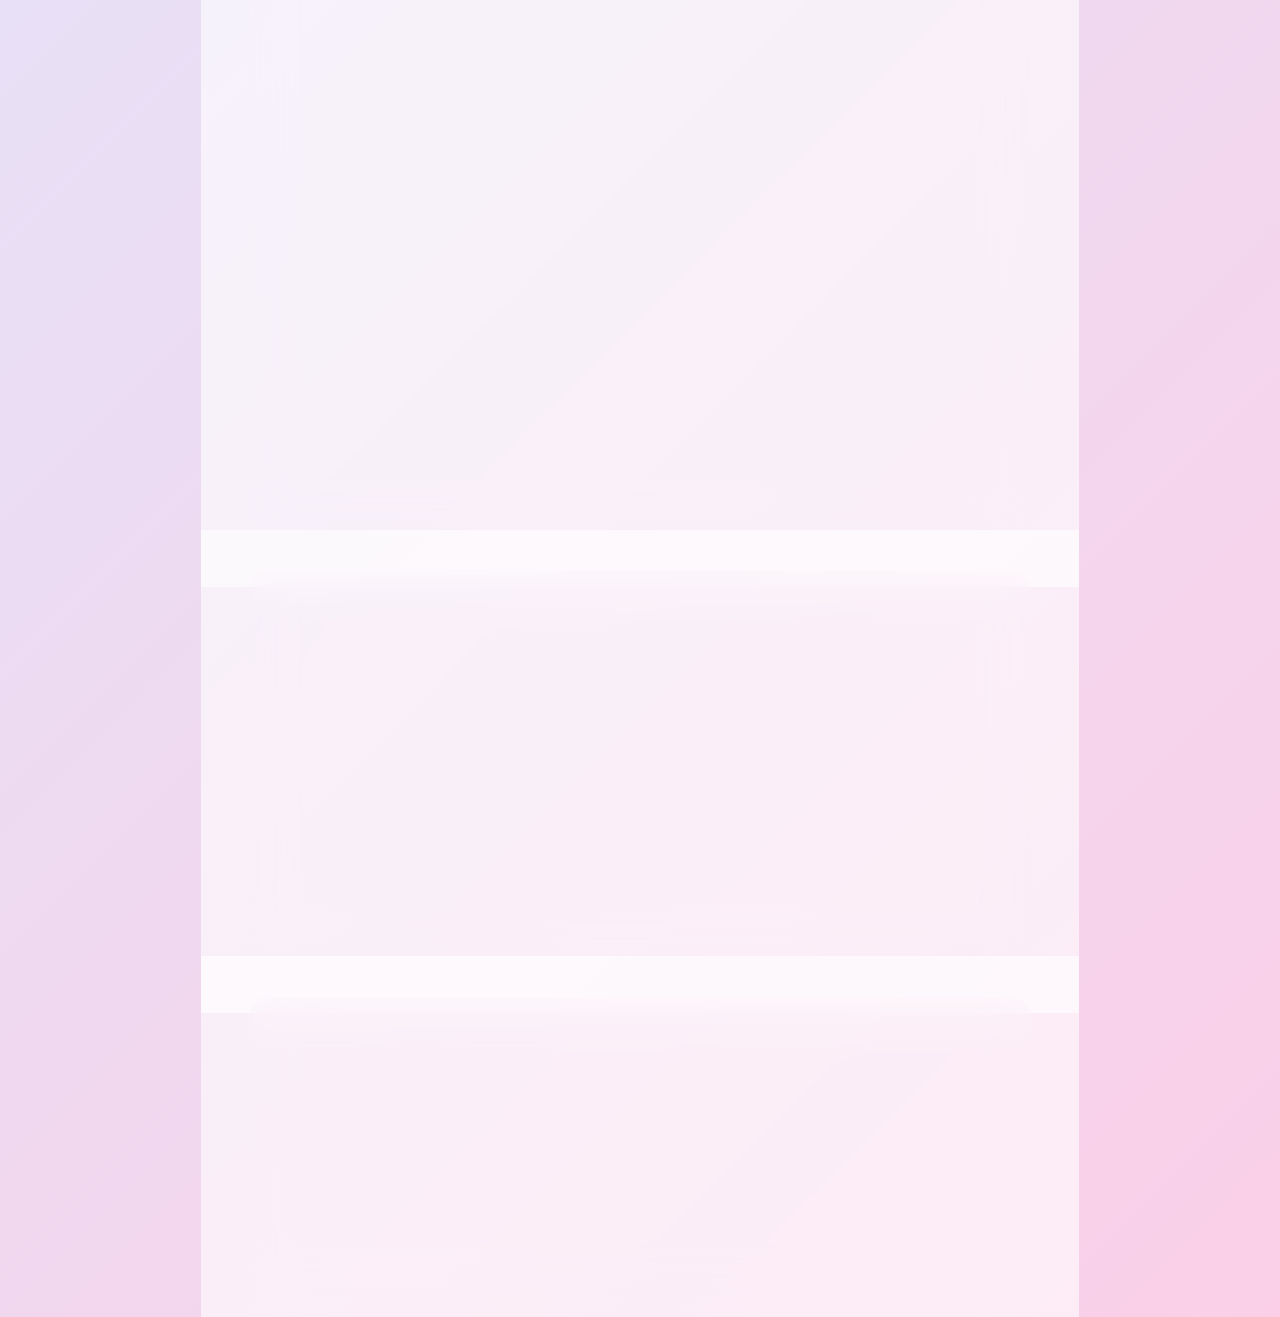
<file: zones/confidence/confidence.html>
<!DOCTYPE html>
<html lang="en">
<head>
  <meta charset="UTF-8">
  <meta name="viewport" content="width=device-width, initial-scale=1.0">
  <title>Confidence Zone - ConfidMate</title>
  <link rel="stylesheet" href="confidence.css">
</head>
<body>

  <!-- NAVBAR -->
  <nav class="navbar">
    <h2><a href="../../index.html">ConfidMate</a></h2>

    <div class="nav-right">
      <div class="menu-toggle" id="menu-toggle">☰</div>
    </div>

    <ul class="nav-links" id="nav-links" >
      <li><a href="../../index.html">Home</a></li>
      <li><a href="../../features/features.html">Features</a></li>
      <li><a href="../../about/about.html">About</a></li>
      <li><a href="../../impact/impact.html">Impact</a></li>
      <li><a href="../../contact/contact.html">Contact</a></li>

      <li id="auth-area"></li>
    </ul>
  </nav>

  <!-- TITLE -->
  <section class="title">
    <div>
      <h3>Welcome to your Confidence Zone.</h3>
      <p>You don’t wait to feel confident anymore — you act like it.</p>
    </div>
  </section>

  <!-- INTRO -->
  <section class="zones" id="confidence-features">
    <div class="card glass">
      <h4>Step Into Your Confidence</h4>
 <p>
  This is where ConfidMate helps your confidence turn into identity. Step into stronger conversations,
  real expression, bold actions, and true social presence. You’re no longer just practicing — you’re becoming.
</p>

      <h4>Features:</h4>
      <ul class="features">
        <li>🗣 Real expression challenges for confident communication</li>
        <li>🎯 Advanced conversation scenarios and roleplay</li>
        <li>👁 Presence-building tasks for tone, eye contact, and pacing</li>
        <li>🔥 Bold real-life missions to push your limits</li>
        <li>📊 Confidence tracking with actions and progress</li>
        <li>🏆 Personal win log to reinforce your growth</li>
      </ul>
    </div>
  </section>

  <!-- CONFIDENCE CHALLENGE -->
  <section class="zones" id="challenge-section">
    <div class="card glass">
      <h3>🔥 Confidence Challenge</h3>
      <p id="confidence-challenge-text">Click below to get a bold confidence challenge.</p>

      <div class="confidence-buttons">
        <button class="premium-btn" onclick="generateConfidenceChallenge()">Get Challenge</button>
        <button class="premium-btn" onclick="completeConfidenceChallenge()">✅ Done</button>
        <button class="secondary" onclick="skipConfidenceChallenge()">Skip</button>
      </div>

      <p id="confidence-challenge-status"></p>
    </div>
  </section>

  <!-- PRESENCE TASKS -->
  <section class="zones">
    <div class="card glass">
      <h3>👁 Presence Builder</h3>
      <p>These small things make you feel more grounded and confident in conversation.</p>

      <div class="presence-buttons">
        <button class="premium-btn" onclick="markPresenceTask('eye_contact')">Maintain eye contact</button>
        <button class="premium-btn" onclick="markPresenceTask('slow_speech')">Speak slower</button>
        <button class="premium-btn" onclick="markPresenceTask('clear_tone')">Use clear tone</button>
        <button class="premium-btn" onclick="markPresenceTask('pause_reply')">Pause before replying</button>
      </div>

      <p id="presence-result"></p>
    </div>
  </section>

  <!-- AI CONFIDENCE CHAT -->
  <section class="zones" id="confidence-chat">
    <div class="card glass">
      <h3>🤖 Advanced AI Scenario</h3>
      <p>Practice bold conversations in safe but realistic situations.</p>

      <div class="scenario-buttons">
        <button class="premium-btn" onclick="setConfidenceMode('networking')">🤝 Networking</button>
        <button class="premium-btn" onclick="setConfidenceMode('group')">👥 Group Talk</button>
        <button class="premium-btn" onclick="setConfidenceMode('leadership')">🧠 Leadership</button>
        <button class="premium-btn" onclick="setConfidenceMode('attraction')">✨ Attraction</button>
      </div>

      <div class="chat-container">
        <div class="chat-box" id="chatBox">
          <div class="ai-message" id="mode-message">Hi — I’m your confidence partner. Pick a mode and start the conversation.</div>
        </div>

        <input type="text" id="userInput" placeholder="Type your message..." />
        <button id="sendBtn">Send</button>
      </div>
    </div>
  </section>

  <!-- WIN LOG -->
  <section class="zones">
    <div class="card glass">
      <h3>🏆 Win Log</h3>
      <p>Write down bold things you did. This builds self-belief.</p>

      <textarea id="win-input" placeholder="Example: I started a conversation confidently today."></textarea>
      <button class="premium-btn" onclick="saveWinLog()">Save Win</button>

      <div class="wins-list" id="wins-list"></div>
      <p id="win-result"></p>
    </div>
  </section>

  <!-- CONFIDENCE SCORE -->
  <section class="zones">
    <div class="card glass">
      <h3>📈 Confidence Score</h3>
      <p>Track how often you show up with confidence in real situations.</p>

      <div class="progress-stats">
        <div class="progress-box">
          <h4 id="completed-confidence">0</h4>
          <p>Challenges Done</p>
        </div>

        <div class="progress-box">
          <h4 id="presence-count">0</h4>
          <p>Presence Tasks</p>
        </div>

        <div class="progress-box">
          <h4 id="confidence-score">0</h4>
          <p>Confidence Score</p>
        </div>
      </div>
    </div>
  </section>

  <script src="confidence.js"></script>
</body>
</html>
</file>
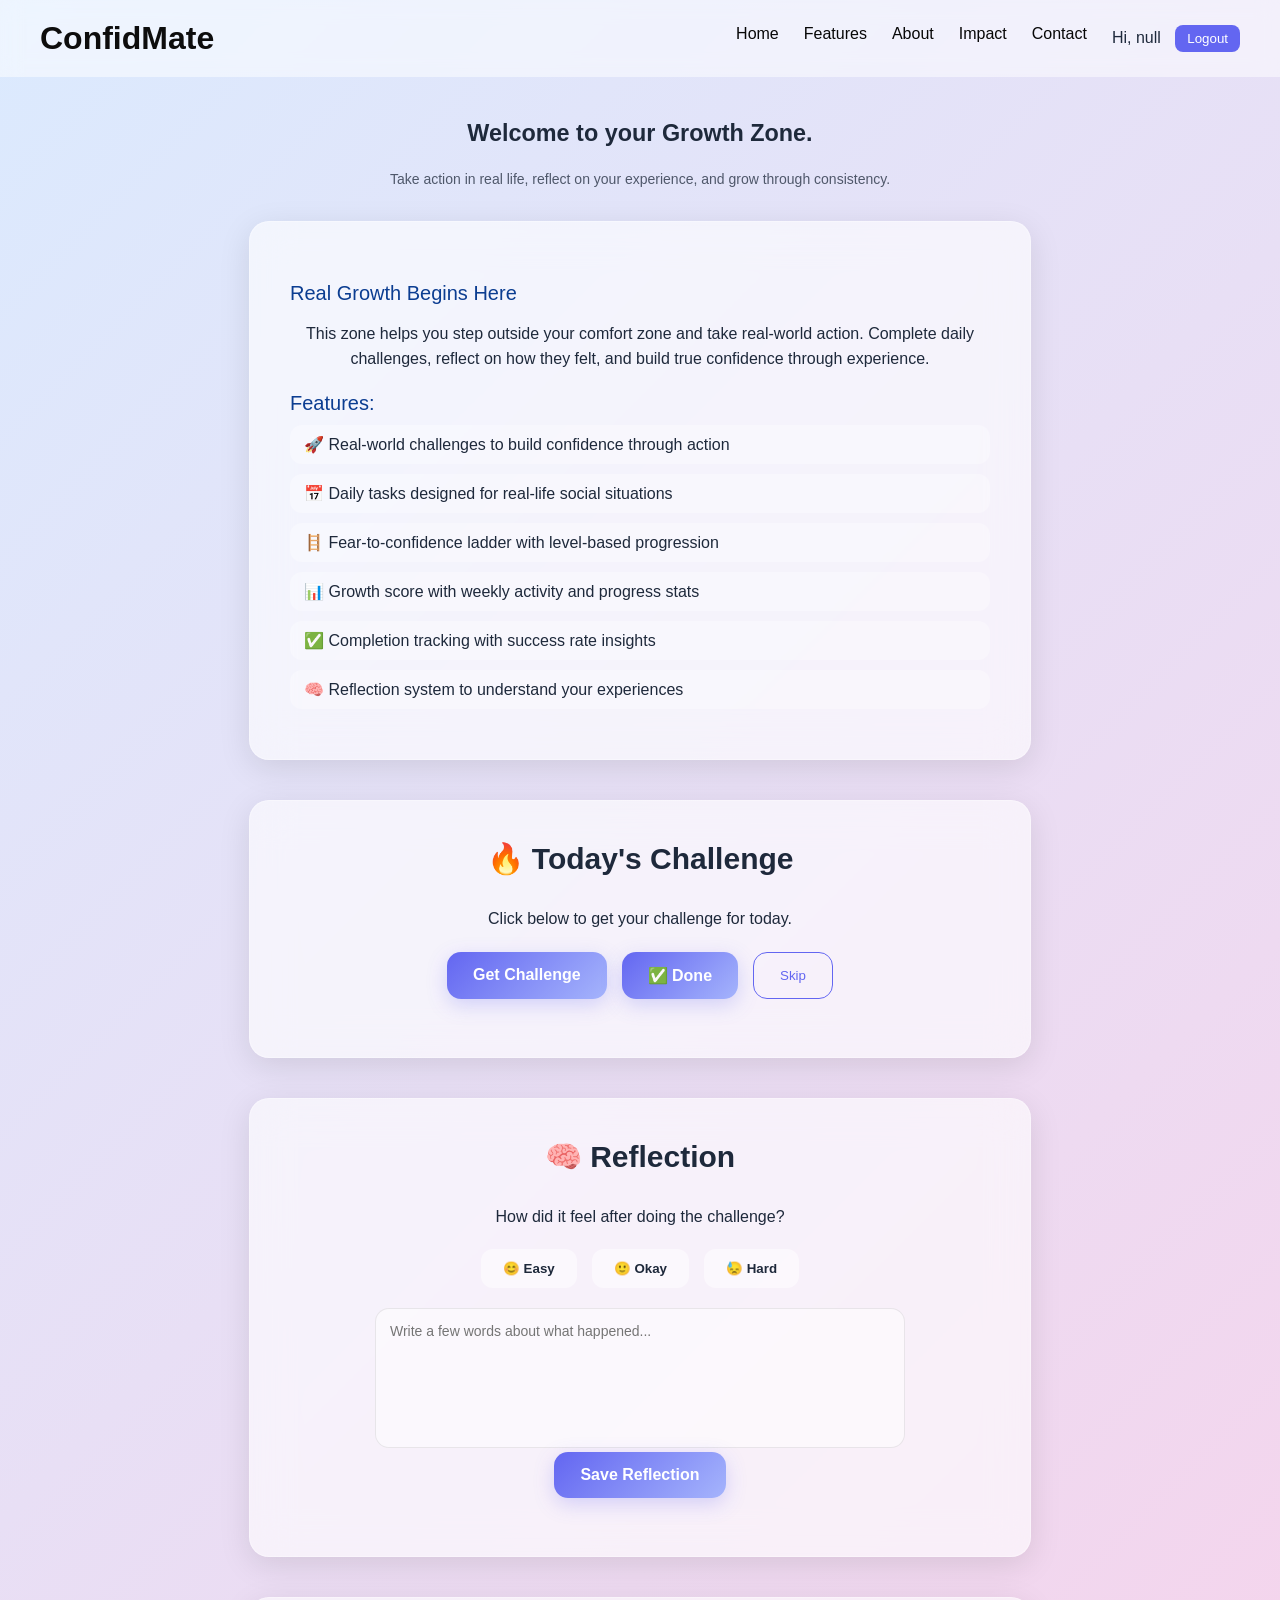
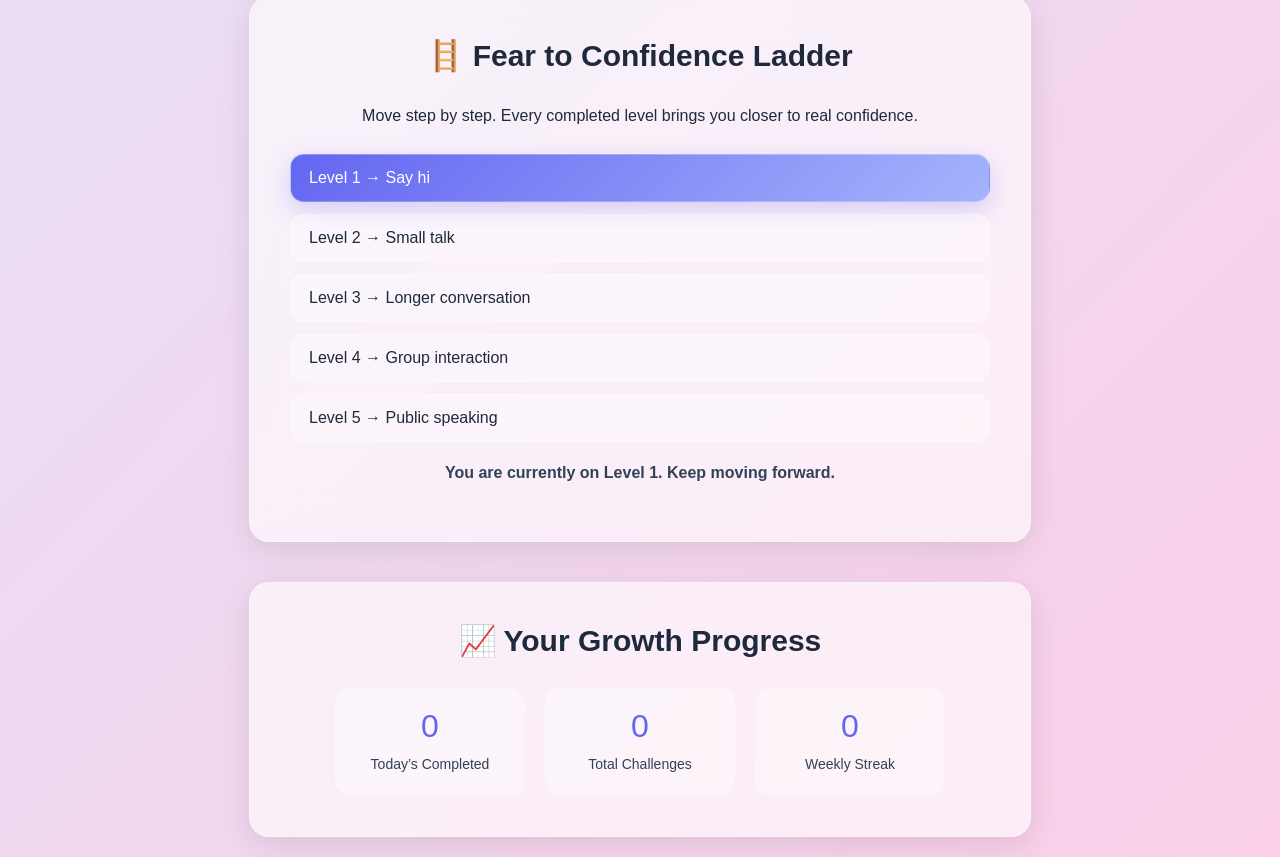
<file: zones/Growth/Growth.html>
<!DOCTYPE html>
<html lang="en">
<head>
  <meta charset="UTF-8">
  <meta name="viewport" content="width=device-width, initial-scale=1.0">
  <title>Growth Zone - ConfidMate</title>
  <link rel="stylesheet" href="Growth.css">
</head>
<body>

  <!-- NAVBAR -->
<nav class="navbar">
    <h2><a href="../../index.html">ConfidMate</a></h2>

    <div class="nav-right">
      <div class="menu-toggle" id="menu-toggle">☰</div>
    </div>

    <ul class="nav-links" id="nav-links" >
      <li><a href="../../index.html">Home</a></li>
      <li><a href="../../features/features.html">Features</a></li>
      <li><a href="../../about/about.html">About</a></li>
      <li><a href="../../impact/impact.html">Impact</a></li>
      <li><a href="../../contact/contact.html">Contact</a></li>

      <li id="auth-area"></li>
    </ul>
  </nav>

  <!-- TITLE -->
  <section class="title">
    <div>
      <h3>Welcome to your Growth Zone.</h3>
      <p>Take action in real life, reflect on your experience, and grow through consistency.</p>
    </div>
  </section>

  <!-- INTRO -->
  <section class="zones" id="growth-features">
    <div class="card glass">
      <h4>Real Growth Begins Here</h4>
      <p>
        This zone helps you step outside your comfort zone and take real-world action.
        Complete daily challenges, reflect on how they felt, and build true confidence through experience.
      </p>

  <h4>Features:</h4>
<ul class="features">
  <li>🚀 Real-world challenges to build confidence through action</li>
  <li>📅 Daily tasks designed for real-life social situations</li>
  <li>🪜 Fear-to-confidence ladder with level-based progression</li>
  <li>📊 Growth score with weekly activity and progress stats</li>
  <li>✅ Completion tracking with success rate insights</li>
  <li>🧠 Reflection system to understand your experiences</li>

</ul>
    </div>
  </section>

  <!-- TODAY CHALLENGE -->
  <section class="zones" id="challenge-section">
    <div class="card glass">
      <h3>🔥 Today's Challenge</h3>
      <p id="challenge-text">Click below to get your challenge for today.</p>

      <div class="growth-buttons">
        <button class="premium-btn" onclick="generateChallenge()">Get Challenge</button>
        <button class="premium-btn" onclick="completeChallenge()">✅ Done</button>
        <button class="secondary" onclick="skipChallenge()">Skip</button>
      </div>

      <p id="challenge-status"></p>
    </div>
  </section>

   <!-- score -->

<!--<section class="zones">
  <div class="card glass">
    <h3>📊 Growth Score</h3>
    <p>Track how consistently you're taking action in real life.</p>

    <div class="progress-stats">
      <div class="progress-box">
        <h4 id="completed-count">0</h4>
        <p>Challenges Completed</p>
      </div>

      <div class="progress-box">
        <h4 id="success-rate">0%</h4>
        <p>Success Rate</p>
      </div>

      <div class="progress-box">
        <h4 id="weekly-activity">0</h4>
        <p>Weekly Activity</p>
      </div>
    </div>
  </div>
</section>

  <!-- REFLECTION -->
  <section class="zones">
    <div class="card glass">
      <h3>🧠 Reflection</h3>
      <p>How did it feel after doing the challenge?</p>

      <div class="feedback-buttons">
        <button class="feedback-btn" onclick="setGrowthFeedback('easy')">😊 Easy</button>
        <button class="feedback-btn" onclick="setGrowthFeedback('okay')">🙂 Okay</button>
        <button class="feedback-btn" onclick="setGrowthFeedback('hard')">😓 Hard</button>
      </div>

      <textarea id="reflection-note" placeholder="Write a few words about what happened..."></textarea>
      <button class="premium-btn" onclick="saveReflectionNote()">Save Reflection</button>

      <p id="reflection-result"></p>
    </div>
  </section>

  <section class="zones">
  <div class="card glass">
    <h3>🪜 Fear to Confidence Ladder</h3>
    <p>Move step by step. Every completed level brings you closer to real confidence.</p>

    <div class="ladder-box">
      <div class="ladder-level" id="level-1">Level 1 → Say hi</div>
      <div class="ladder-level" id="level-2">Level 2 → Small talk</div>
      <div class="ladder-level" id="level-3">Level 3 → Longer conversation</div>
      <div class="ladder-level" id="level-4">Level 4 → Group interaction</div>
      <div class="ladder-level" id="level-5">Level 5 → Public speaking</div>
    </div>

    <p id="ladder-status"></p>
  </div>
</section>




  <!-- PROGRESS -->
  <section class="zones" id="progress-section">
    <div class="card glass">
      <h3>📈 Your Growth Progress</h3>

      <div class="progress-stats">
        <div class="progress-box">
          <h4 id="today-completed">0</h4>
          <p>Today’s Completed</p>
        </div>

        <div class="progress-box">
          <h4 id="total-completed">0</h4>
          <p>Total Challenges</p>
        </div>

        <div class="progress-box">
          <h4 id="weekly-streak">0</h4>
          <p>Weekly Streak</p>
        </div>
      </div>
    </div>
  </section>

  <script src="Growth.js"></script>
</body>
</html>
</file>
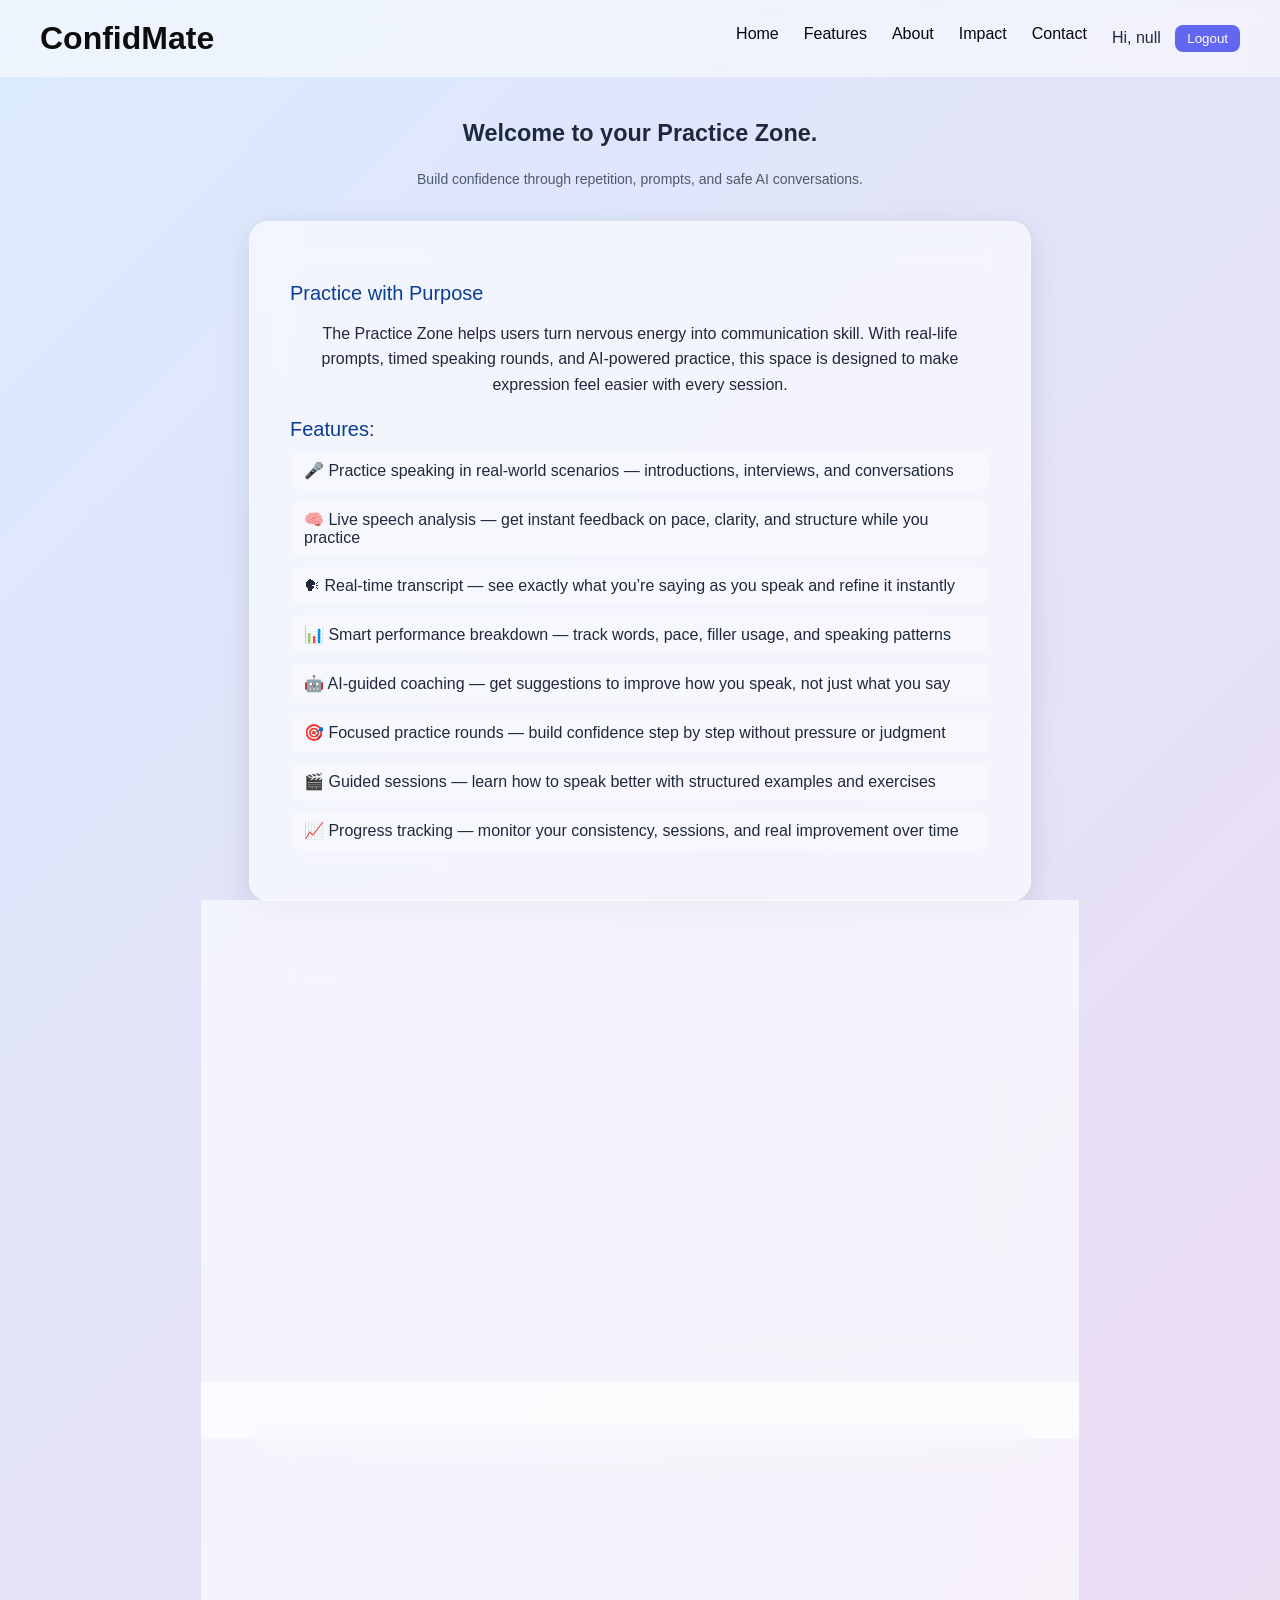
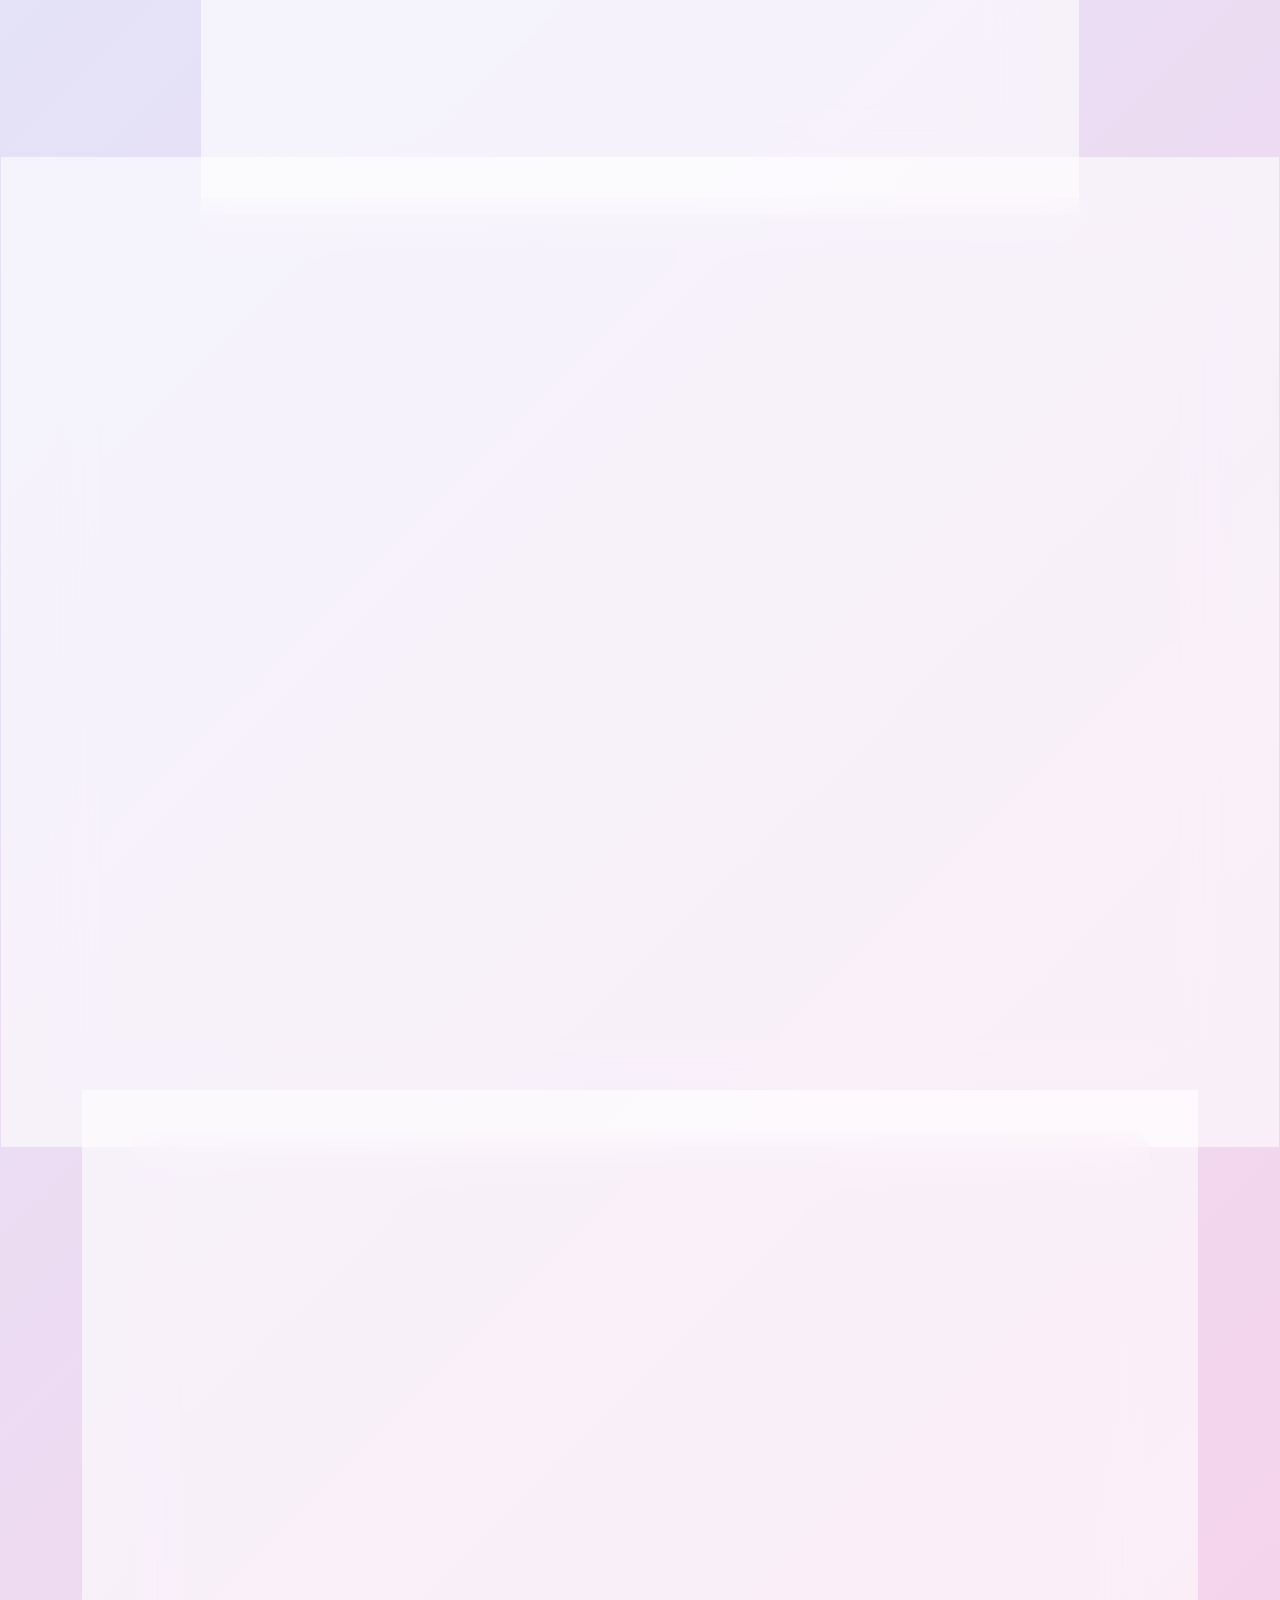
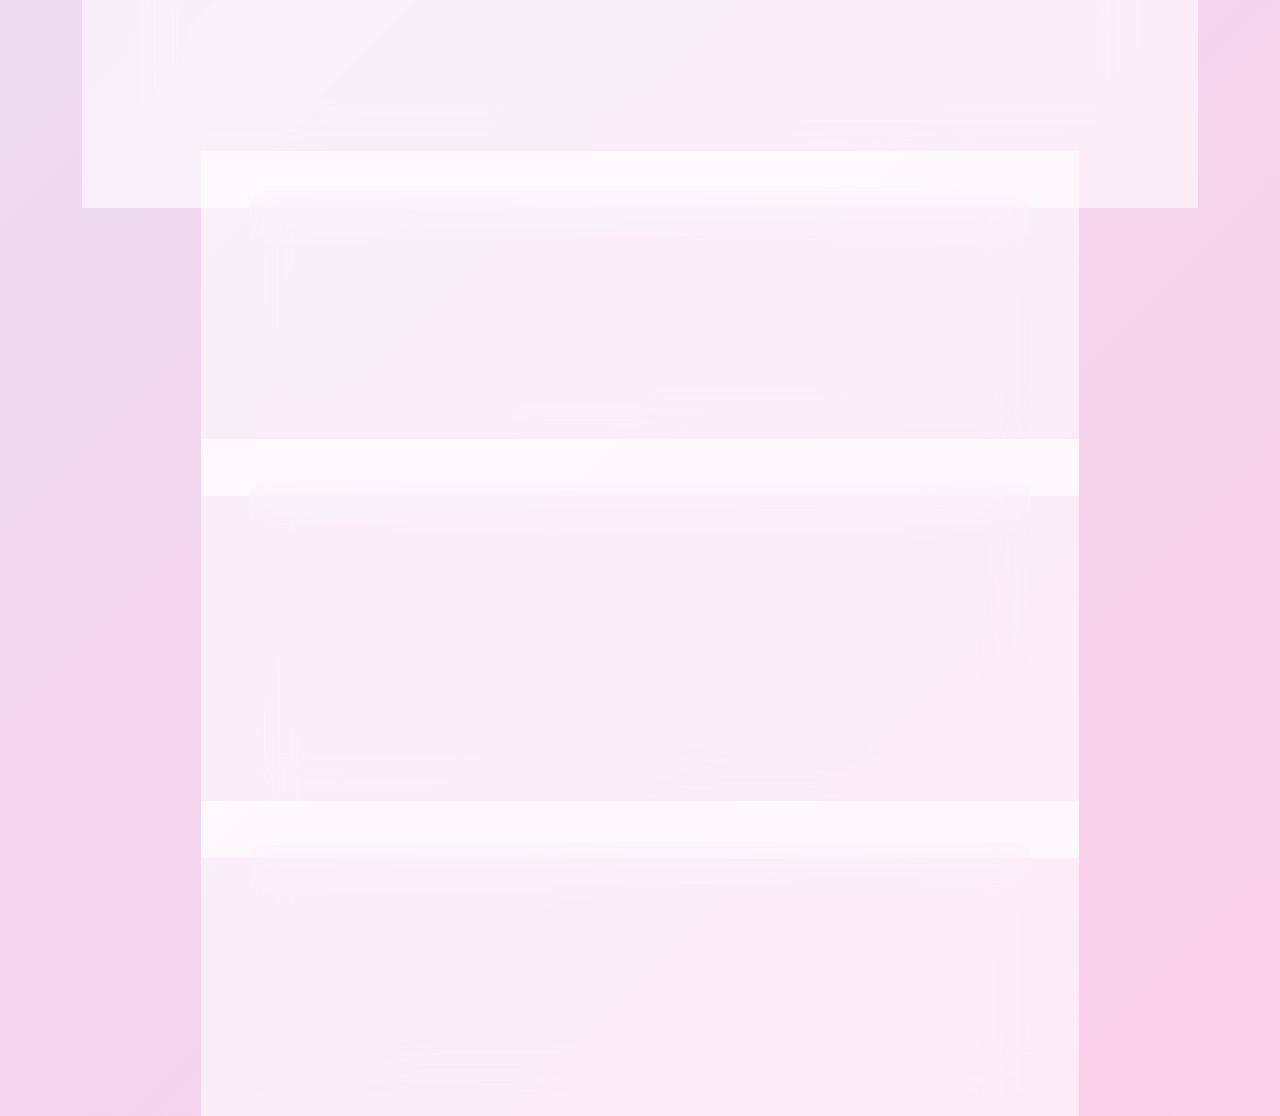
<file: zones/Practice/Practice.html>
<!DOCTYPE html>
<html lang="en">
<head>
  <meta charset="UTF-8">
  <meta name="viewport" content="width=device-width, initial-scale=1.0">
  <title>Practice Zone - ConfidMate</title>
  <link rel="stylesheet" href="Practice.css">
</head>
<body>

  <!-- NAVBAR -->
<nav class="navbar">
    <h2><a href="../../index.html">ConfidMate</a></h2>

    <div class="nav-right">
      <div class="menu-toggle" id="menu-toggle">☰</div>
    </div>

   <ul class="nav-links" id="nav-links" >
      <li><a href="../../index.html">Home</a></li>
      <li><a href="/ConfidMate/features/features.html">Features</a></li>
      <li><a href="/ConfidMate/about/about.html">About</a></li>
      <li><a href="/ConfidMate/impact/impact.html">Impact</a></li>
      <li><a href="/ConfidMate/contact/contact.html">Contact</a></li>

      <li id="auth-area"></li>
    </ul>
  </nav>

  <!-- TITLE -->
  <section class="title">
    <div>
      <h3>Welcome to your Practice Zone.</h3>
      <p>Build confidence through repetition, prompts, and safe AI conversations.</p>
    </div>
  </section>

  <!-- INTRO CARD -->
  <section class="zones" id="practice-features">
    <div class="card glass">
      <h4>Practice with Purpose</h4>
      <p>
        The Practice Zone helps users turn nervous energy into communication skill.
        With real-life prompts, timed speaking rounds, and AI-powered practice,
        this space is designed to make expression feel easier with every session.
      </p>

<h4>Features:</h4>
<ul class="features">
  <li>🎤 Practice speaking in real-world scenarios — introductions, interviews, and conversations</li>
  <li>🧠 Live speech analysis — get instant feedback on pace, clarity, and structure while you practice</li>
  <li>🗣 Real-time transcript — see exactly what you’re saying as you speak and refine it instantly</li>
  <li>📊 Smart performance breakdown — track words, pace, filler usage, and speaking patterns</li>
  <li>🤖 AI-guided coaching — get suggestions to improve how you speak, not just what you say</li>
  <li>🎯 Focused practice rounds — build confidence step by step without pressure or judgment</li>
  <li>🎬 Guided sessions — learn how to speak better with structured examples and exercises</li>
  <li>📈 Progress tracking — monitor your consistency, sessions, and real improvement over time</li>
</ul>
  </section>

  <!-- SCENARIO SECTION -->
  <section class="zones" id="scenario-section">
    <div class="card glass">
      <h3>Choose a Practice Scenario</h3>
      <p>Select one and get a speaking prompt instantly.</p>

      <div class="scenario-buttons">
        <button class="premium-btn" onclick="setScenario('intro')">👋 Introduce Yourself</button>
        <button class="premium-btn" onclick="setScenario('smalltalk')">💬 Small Talk</button>
        <button class="premium-btn" onclick="setScenario('help')">🙋 Ask for Help</button>
        <button class="premium-btn" onclick="setScenario('interview')">🎤 Interview Practice</button>
      </div>

      <div class="prompt-box glass-light">
        <h4>Today’s Prompt</h4>
        <p id="practice-prompt">Choose a scenario to begin your speaking practice.</p>
      </div>
    </div>
  </section>

  <!-- TIMER SECTION -->
  <section class="zones">
    <div class="card glass">
      <h3>Timed Speaking Challenge</h3>
      <p>Pick a time and practice speaking without stopping.</p>

      <div class="timer-buttons">
        <button class="premium-btn" onclick="startTimer(15)">15s</button>
        <button class="premium-btn" onclick="startTimer(30)">30s</button>
        <button class="premium-btn" onclick="startTimer(60)">60s</button>
      </div>

      <div class="timer-display glass-light">
        <span id="timer-text">Ready to practice</span>
      </div>
    </div>
  </section>

      <!--------------------------------->
   <!-- live stage-->
        <!--------------------------------->
<section class="zones" id="stage-practice-system">
  <div class="card glass wide-card">
    <h3>🎤 Stage Practice System</h3>
    <p>Speak on the virtual stage, listen back, and get judged like a real practice round.</p>

    <div class="speech-grid">
      <div class="speech-panel glass-light">
        <h4>Live Stage Controls</h4>

 <div class="record-controls">
  <button class="premium-btn" id="startPracticeBtn">Start Practice</button>
  <button class="secondary-btn" id="stopPracticeBtn" disabled>Stop Practice</button>
</div>

        <div class="audio-player-wrap glass-light">
         <h4>Your Recording</h4>
         <audio id="audioPlayer" controls></audio>
         <p id="audioStatus">No recording yet. Record something first.</p>
        </div>
        <div class="live-status-box">
          <p class="live-label">Stage Status</p>
          <h5 id="recordStatus">Ready to begin</h5>
          <p id="recordHint">Click start and speak naturally. Your practice will be analyzed after you stop.</p>
        </div>

        <div class="transcript-box glass-light">
          <h4>Transcript</h4>
          <p id="speechTranscript">Your spoken words will appear here in real time.</p>        </div>
      </div>

      

      <div class="speech-panel glass-light">
        <h4>Speech Breakdown</h4>

        <div class="judge-grid">
          <div class="judge-box">
            <span>Duration</span>
            <strong id="metric-duration">--</strong>
          </div>

          <div class="judge-box">
            <span>Words</span>
            <strong id="metric-words">--</strong>
          </div>

          <div class="judge-box">
            <span>Pace</span>
            <strong id="metric-pace">--</strong>
          </div>

          <div class="judge-box">
            <span>Filler Words</span>
            <strong id="metric-fillers">--</strong>
          </div>
        </div>

        <div class="judge-grid">
          <div class="judge-box">
            <span>Clarity</span>
            <strong id="score-clarity">--</strong>
          </div>

          <div class="judge-box">
            <span>Confidence</span>
            <strong id="score-confidence">--</strong>
          </div>

          <div class="judge-box">
            <span>Pace Score</span>
            <strong id="score-pace">--</strong>
          </div>

          <div class="judge-box">
            <span>Structure</span>
            <strong id="score-structure">--</strong>
          </div>
        </div>

        <p class="judge-feedback" id="judgeFeedback">
          Record a speaking round to receive detailed judge feedback.
        </p>

    

        <p id="compareResult"></p>
      </div>
    </div>
  </div>
</section>

    <!--------------------------------->
   <!-- live stage-->
        <!--------------------------------->

<!--------------------------------->
 <!-- AI ASSISTANT CHAT CARD -->
<!--------------------------------->

<section class="zones">
  <div class="card glass ai-card">
    <div class="ai-card-head">
      <p class="hero-tag"></p>
      <h3>💬 AI Assistant</h3>
      <p>
        Get real AI help for speeches, scripts, delivery style, practice, and confidence coaching.
      </p>
    </div>

    <div class="chat-container">
      <div class="chat-box" id="chatBox">
        <div class="ai-message">
          Hey, I’m your speech coach. Tell me your topic, audience, and how you want to sound — I’ll help you build or improve your speech.
        </div>
      </div>

      <div class="chat-input-row">
        <input type="text" id="userInput" placeholder="Ask for help with a speech, intro, script, or delivery..." />
        <button id="sendBtn" type="button">Send</button>
      </div>
    </div>
  </div>
</section>

  <!-- FEEDBACK -->
  <section class="zones">
    <div class="card glass">
      <h3>How did that feel?</h3>
      <p>Rate your confidence after practice.</p>

      <div class="feedback-buttons">
        <button class="feedback-btn" onclick="setFeedback('easy')">😊 Easy</button>
        <button class="feedback-btn" onclick="setFeedback('okay')">🙂 Okay</button>
        <button class="feedback-btn" onclick="setFeedback('hard')">😓 Hard</button>
      </div>

      <p id="feedback-result"></p>
    </div>
  </section>

  <!-- Guided Practice Sessions -->
   <section class="zones">
  <div class="card glass">
    <h3>🎬 Guided Practice Sessions</h3>
    <p>Follow along with real speaking exercises and improve your confidence step by step.</p>

    <div class="video-buttons">
      <button class="premium-btn" onclick="openVideo('intro')">👋 Intro Practice</button>
      <button class="premium-btn" onclick="openVideo('confidence')">🔥 Confidence Boost</button>
      <button class="premium-btn" onclick="openVideo('conversation')">💬 Conversation Skills</button>
      <button class="premium-btn" onclick="openVideo('interview')">🎤 Interview Practice</button>
    </div>

    <p id="video-feedback"></p>
  </div>
</section>

 <!-- Practice Zone. -->
<section class="zones">
  <div class="card glass">
    <h3>📈 Your Practice Progress</h3>

    <div class="progress-stats">
      <div class="progress-box">
        <h4 id="today-sessions">0</h4>
        <p>Today’s Sessions</p>
      </div>

      <div class="progress-box">
        <h4 id="total-rounds">0</h4>
        <p>Total Practice Rounds</p>
      </div>

      <div class="progress-box">
        <h4 id="weekly-streak">0</h4>
        <p>Weekly Streak</p>
      </div>
    </div>
  </div>
</section>

  <script src="Practice.js"></script>
</body>
</html>
</file>
<file: style.css>
/* GLOBAL */
body {
  margin: 0;
  font-family: 'Montserrat', sans-serif;
  background: linear-gradient(135deg, #dbeafe, #fbcfe8);
  color: #1e293b;
}

/* GLASS EFFECT */
.glass {
  background: rgba(255, 255, 255, 0.6);
  backdrop-filter: blur(20px);
  -webkit-backdrop-filter: blur(20px);
  border-radius: 20px;
  border: 1px solid rgba(255,255,255,0.3);
  box-shadow: 0 8px 32px rgba(0,0,0,0.1);
}

/* NAVBAR */
/* NAVBAR */
.navbar {
  display: flex;
  align-items: center;
  justify-content: space-between;
  padding: 20px 40px;
  position: sticky;
  top: 0;
  z-index: 1000;
  background: rgba(255,255,255,0.5);
  backdrop-filter: blur(10px);
}

.navbar .brand {
  margin: 0;
  font-size: 2rem;
  font-weight: 600;
  line-height: 1;
  color: #0d0d0d;
}

.navbar .brand a {
  text-decoration: none;
  color: inherit;
  font-weight: inherit;
  font-size: inherit;
  line-height: inherit;
  font-family: 'Montserrat', sans-serif;
}

.menu-toggle {
  display: none;
  font-size: 28px;
  cursor: pointer;
}

/* NAV LINKS */
.nav-links {
  display: flex;
  gap: 25px;
  list-style: none;
  margin: 0;
  padding: 0;
}

.nav-links li {
  cursor: pointer;
  transition: 0.3s;
}

.nav-links li a {
  text-decoration: none;
  color: #070707;
  transition: 0.3s;
}

.nav-links li a:hover {
  color: #6366f1;
}

/* login */
#auth-area button {
  padding: 6px 12px;
  border: none;
  background: #6366f1;
  color: white;
  border-radius: 8px;
  cursor: pointer;
}

#auth-area a {
  text-decoration: none;
  color: #6366f1;
  font-weight: 500;
}

/* MOBILE */
@media (max-width: 768px) {
  .menu-toggle {
    display: block;
  }

  .nav-links {
    position: fixed;
    top: 0;
    right: -100%;
    height: 100vh;
    width: 260px;
    background: rgba(255,255,255,0.8);
    backdrop-filter: blur(2px);
    flex-direction: column;
    padding-top: 80px;
    transition: 0.3s;
    margin: 0;
    padding-left: 0;
    z-index: 999;
  }

  .nav-links li {
    padding: 20px;
    border-bottom: 1px solid rgba(0,0,0,0.05);
  }

  .nav-links.active {
    right: 0;
  }
}

/* HERO */
.hero {
  position: relative;
  overflow: hidden;
  padding: 150px 20px;
  display: flex;
  justify-content: center;
  text-align: center;
  margin: 10px;
  min-height: 720px;
}

.hero-content {
  position: relative;
  z-index: 3;
  max-width: 700px;
  padding: 40px;
}

.hero h1 {
  font-size: 4rem;
  margin-bottom: 10px;
}

.hero h2 {
  font-size: 2rem;
  margin: 5px 0 0;
}

.hero p {
  margin: 20px 0;
  opacity: 0.7;
  font-size: 1.1rem;
  line-height: 1.6;
}

/* BUTTONS */
.buttons {
  display: flex;
  justify-content: center;
  gap: 14px;
  flex-wrap: wrap;
}

.buttons button {
  padding: 12px 25px;
  margin: 10px 0 0;
  border: none;
  border-radius: 10px;
  cursor: pointer;
}

.primary {
  background: #6366f1;
  color: white;
}

.secondary {
  background: transparent;
  border: 1px solid #6366f1;
  color: #6366f1;
}

/* DESKTOP EMOJI LAYERS */
.hero-emoji-layer,
.hero-ripple-layer {
  display: none;
}

@media (min-width: 1024px) {
  .hero {
    min-height: 580px;
  }

  .hero-emoji-layer,
  .hero-ripple-layer {
    display: block;
    position: absolute;
    inset: 0;
    z-index: 1;
    pointer-events: none;
  }

  .hero-emoji-layer {
    pointer-events: auto;
  }

  .hero::after {
    content: "";
    position: absolute;
    inset: 0;
    z-index: 2;
    background:
      radial-gradient(circle at center, rgba(255,255,255,0.06) 0%, rgba(255,255,255,0.02) 38%, rgba(255,255,255,0) 68%);
    pointer-events: none;
  }

  .hero-content {
    z-index: 3;
  }

  .floating-emoji {
    position: absolute;
    user-select: none;
    cursor: pointer;
    pointer-events: auto;
    will-change: transform, opacity;
    transition:
      transform 0.18s ease,
      opacity 0.25s ease;
    filter: drop-shadow(0 8px 16px rgba(99, 102, 241, 0.08));
    opacity: 0.7;
  }

  .floating-emoji:hover {
    transform: scale(1.08);
    opacity: 0.95;
  }

  .floating-emoji.popped {
    opacity: 0;
    transform: scale(0.7);
  }

  .emoji-inner {
    display: inline-block;
    animation-name: heroFloatY;
    animation-timing-function: ease-in-out;
    animation-iteration-count: infinite;
    animation-direction: alternate;
  }

  @keyframes heroFloatY {
    0% {
      transform: translateY(0px) rotate(-3deg);
    }
    100% {
      transform: translateY(-18px) rotate(3deg);
    }
  }

  .hero-ripple {
    position: absolute;
    width: 18px;
    height: 18px;
    border-radius: 999px;
    transform: translate(-50%, -50%);
    background: radial-gradient(circle, rgba(99,102,241,0.22), rgba(99,102,241,0.05), transparent 70%);
    animation: rippleExpand 0.65s ease-out forwards;
    pointer-events: none;
  }

  @keyframes rippleExpand {
    0% {
      opacity: 0.9;
      width: 18px;
      height: 18px;
    }
    100% {
      opacity: 0;
      width: 240px;
      height: 240px;
    }
  }
}

/* TABLET / MOBILE = KEEP CURRENT SIMPLE DESIGN */
@media (max-width: 1023px) {
  .hero {
    min-height: auto;
   
  }
}

@media (max-width: 768px) {
  .hero {
    padding: 90px 16px;
    min-height: auto;
  }

  .hero-content {
    max-width: 100%;
    padding: 24px 12px;
  }

  .hero h1 {
    font-size: 2rem;
    line-height: 1.2;
  }

  .hero h2 {
    font-size: 1.1rem;
    margin-top: 8px;
  }

  .hero p {
    font-size: 0.95rem;
    margin: 16px 0;
  }

  .buttons {
    flex-direction: column;
    align-items: stretch;
    gap: 10px;
  }

  .buttons button {
    width: 100%;
    margin: 0;
  }
}

/* TRUST */
.trust-scroll-reveal{
  text-align: center;
  padding: 20px;
  opacity: 0.7;
  font-size: 25px;
}
.trust-scroll-reveal {
  opacity: 0;
  transform: translateY(40px);
  transition: all 0.6s ease;
}

.trust-scroll-reveal.active {
  opacity: 1;
  transform: translateY(0);
}

@media (max-width: 768px) {
.trust-scroll-reveal{
  text-align: center;
  padding: 20px;
  opacity: 0.7;
  font-size: 15px;
}
}

/* ZONES */
.zones {
  display: grid;
  grid-template-columns: repeat(4, 1fr);
  padding: 50px;
  gap: 20px;
}

.card {
  padding: 30px;
  text-align: center;
  transition: 0.3s;
}

.card:hover {
  transform: translateY(-10px) scale(1.02);
}

.card-link {
  text-decoration: none; /* Remove underline */
  display: inline-block; /* Makes the whole card clickable */
  color: inherit; /* Keeps text color same */
  transition: transform 0.2s;
}

.card-link:hover {
  transform: scale(1.02); /* Slight hover effect for feedback */
  cursor: pointer;
}

/* STEPS */
.steps {
  display: flex;
  justify-content: space-around;
  padding: 50px;
}

/* IMPACT */
.impact {
  text-align: center;
  padding: 50px;
}

.stats {
  display: flex;
  justify-content: center;
  gap: 40px;
  font-size: 1.5rem;
}

/* CTA */
.cta {
  text-align: center;
  padding: 50px;
}

/* RESPONSIVE */
@media (max-width: 768px) {

  .zones {
    grid-template-columns: 1fr;
  }

  .steps {
    flex-direction: column;
    gap: 20px;
    text-align: center;
  }

  .stats {
    flex-direction: column;
  }

  .hero h1 {
    font-size: 2rem;
  }
}

/* todays focus */

.today-focus-card {
  max-width: 1200px;
  margin: 30px auto 0;
  padding: 28px;
}

.today-focus-top {
  display: flex;
  justify-content: space-between;
  align-items: flex-start;
  gap: 20px;
  margin-bottom: 22px;
}

.today-focus-top h2 {
  margin: 0 0 8px;
  font-size: 2rem;
  color: #1e293b;
}

.today-focus-top p {
  margin: 0;
  color: #64748b;
  max-width: 650px;
  line-height: 1.6;
}

.focus-btn {
  padding: 12px 18px;
  border: none;
  border-radius: 14px;
  background: linear-gradient(135deg, #6366f1, #a5b4fc);
  color: white;
  font-weight: 700;
  cursor: pointer;
  transition: 0.3s ease;
  box-shadow: 0 8px 22px rgba(99,102,241,0.22);
  white-space: nowrap;
}

.focus-btn:hover {
  transform: translateY(-2px);
  box-shadow: 0 12px 28px rgba(99,102,241,0.28);
}

.focus-tasks {
  display: grid;
  grid-template-columns: repeat(3, 1fr);
  gap: 18px;
}

.focus-task {
  display: flex;
  gap: 14px;
  align-items: flex-start;
  padding: 18px;
  border-radius: 18px;
  background: rgba(255,255,255,0.38);
  border: 1px solid rgba(255,255,255,0.28);
  transition: 0.3s ease;
}

.focus-task:hover {
  transform: translateY(-4px);
  background: rgba(255,255,255,0.52);
}

.focus-icon {
  width: 42px;
  height: 42px;
  border-radius: 14px;
  display: flex;
  justify-content: center;
  align-items: center;
  background: rgba(255,255,255,0.62);
  font-size: 1.2rem;
  flex-shrink: 0;
}

.focus-task h4 {
  margin: 0 0 6px;
  font-size: 1rem;
  color: #1e293b;
}

.focus-task p {
  margin: 0;
  color: #64748b;
  font-size: 0.92rem;
  line-height: 1.5;
}

.focus-message {
  margin-top: 18px;
  font-weight: 600;
  color: #4f46e5;
}

@media (max-width: 992px) {
  .focus-tasks {
    grid-template-columns: 1fr;
  }
}

@media (max-width: 768px) {
  .today-focus-top {
    flex-direction: column;
    align-items: flex-start;
  }

  .today-focus-top h2 {
    font-size: 1.6rem;
  }

  .today-focus-card {
    padding: 20px;
    margin: 20px 10px 0;
  }

  .focus-btn {
    width: 100%;
  }
}

/* mini scores */

.progress-snapshot-card {
  max-width: 1250px;
  margin: 30px auto 0;
  padding: 28px;
  width: 100%;
  box-sizing: border-box;
}

.snapshot-top {
  display: flex;
  justify-content: space-between;
  align-items: flex-start;
  gap: 20px;
  margin-bottom: 22px;
}

.snapshot-top h2 {
  margin: 0 0 8px;
  font-size: 2rem;
  color: #1e293b;
}

.snapshot-top p {
  margin: 0;
  color: #64748b;
  line-height: 1.6;
}

.snapshot-link-btn {
  padding: 12px 18px;
  border-radius: 14px;
  text-decoration: none;
  background: rgba(255,255,255,0.65);
  color: #4f46e5;
  font-weight: 700;
  border: 1px solid rgba(99,102,241,0.14);
  transition: 0.3s ease;
  white-space: nowrap;
  box-sizing: border-box;
}

.snapshot-link-btn:hover {
  background: rgba(255,255,255,0.85);
  transform: translateY(-2px);
}

.snapshot-grid {
  display: grid;
  grid-template-columns: repeat(4, 1fr);
  gap: 18px;
  margin-bottom: 22px;
}

.snapshot-box {
  background: rgba(255,255,255,0.38);
  border: 1px solid rgba(255,255,255,0.28);
  border-radius: 20px;
  padding: 40px 18px;
  text-align: center;
  transition: 0.3s ease;
}

.snapshot-box:hover {
  transform: translateY(-4px);
  background: rgba(255,255,255,0.5);
}

.snapshot-icon {
  width: 48px;
  height: 48px;
  margin: 0 auto 12px;
  border-radius: 16px;
  display: flex;
  justify-content: center;
  align-items: center;
  background: rgba(255,255,255,0.62);
  font-size: 1.3rem;
}

.snapshot-box h3 {
  margin: 0 0 8px;
  font-size: 2rem;
  color: #1e293b;
}

.snapshot-box p {
  margin: 0;
  color: #64748b;
  font-size: 0.95rem;
}

.snapshot-status {
  padding: 20px;
  background: rgba(255,255,255,0.42);
}

.snapshot-status h4 {
  margin: 0 0 8px;
  color: #4f46e5;
  font-size: 1.1rem;
}

.snapshot-status p {
  margin: 0;
  color: #475569;
  line-height: 1.6;
}

@media (max-width: 992px) {
  .snapshot-grid {
    grid-template-columns: repeat(2, 1fr);
  }
}

@media (max-width: 768px) {
  .progress-snapshot-card {
    width: calc(100% - 16px);
    margin: 20px 8px 0;
    padding: 20px;
    box-sizing: border-box;
  }

  .snapshot-top {
    flex-direction: column;
    align-items: stretch;
    gap: 15px;
  }

  .snapshot-top h2 {
    font-size: 1.6rem;
  }

  .snapshot-grid {
    grid-template-columns: 1fr;
  }

  .snapshot-link-btn {
    width: 100%;
    text-align: center;
    box-sizing: border-box;
  }

  .snapshot-box {
    padding: 28px 16px;
  }
}


/* about confidmate */

/* STORY SECTION */
.confidmate-story-section {
  position: relative;
  width: 100%;
  padding: 90px 20px;
  overflow: hidden;
}

.story-inner {
  max-width: 1200px;
  margin: 0 auto;
  position: relative;
  z-index: 2;
}

.story-bg-blur {
  position: absolute;
  border-radius: 50%;
  filter: blur(70px);
  z-index: 1;
  opacity: 0.45;
  pointer-events: none;
}

.blur-one {
  width: 280px;
  height: 280px;
  background: rgba(99, 102, 241, 0.18);
  top: 40px;
  left: -60px;
}

.blur-two {
  width: 320px;
  height: 320px;
  background: rgba(251, 207, 232, 0.28);
  bottom: 20px;
  right: -80px;
}

/* HEADER */
.story-header {
  text-align: center;
  margin-bottom: 50px;
  opacity: 0;
  transform: translateY(40px);
  transition: opacity 0.8s ease, transform 0.8s ease;
}

.story-header.active {
  opacity: 1;
  transform: translateY(0);
}

.story-header h2 {
  margin: 0 0 14px;
  font-size: 3.2rem;
  color: #1e293b;
}

.story-header p {
  max-width: 760px;
  margin: 0 auto;
  color: #475569;
  line-height: 1.8;
  font-size: 1.05rem;
}

/* FLOW */
.story-journey {
  display: flex;
  align-items: stretch;
  justify-content: center;
  gap: 14px;
  flex-wrap: nowrap;
}

.journey-step {
  flex: 1;
  min-width: 0;
  padding: 26px 20px;
  border-radius: 24px;
  background: rgba(255, 255, 255, 0.18);
  backdrop-filter: blur(16px);
  -webkit-backdrop-filter: blur(16px);
  border: 1px solid rgba(255,255,255,0.22);
  box-shadow: 0 8px 32px rgba(0,0,0,0.06);

  opacity: 0;
  transform: translateX(-80px);
  transition:
    opacity 0.6s ease,
    transform 1.8s cubic-bezier(0.22, 1, 0.36, 1);
}

.journey-step.show {
  opacity: 1;
  transform: translateX(0);
}

.journey-step.hide {
  opacity: 0;
  transform: translateX(-80px);
}

.journey-no {
  display: inline-flex;
  width: 42px;
  height: 42px;
  align-items: center;
  justify-content: center;
  border-radius: 14px;
  margin-bottom: 14px;
  background: rgba(255,255,255,0.45);
  color: #4f46e5;
  font-weight: 700;
  font-size: 0.9rem;
}

.journey-step h3 {
  margin: 0 0 10px;
  font-size: 1.35rem;
  color: #1e293b;
}

.journey-step p {
  margin: 0;
  color: #64748b;
  line-height: 1.65;
  font-size: 0.95rem;
}

.journey-arrow {
  display: flex;
  align-items: center;
  justify-content: center;
  font-size: 2rem;
  color: rgba(99, 102, 241, 0.55);
  padding: 0 4px;

  opacity: 0;
  transform: translateX(-20px);
  transition: all 0.5s ease;
}

.journey-arrow.show {
  opacity: 1;
  transform: translateX(0);
}

/* TABLET */
@media (max-width: 992px) {
  .story-journey {
    flex-direction: column;
    gap: 16px;
  }

  .journey-step {
    transform: translateY(40px);
  }

  .journey-step.show {
    transform: translateY(0);
  }

  .journey-step.hide {
    transform: translateY(40px);
  }

  .journey-arrow {
    transform: rotate(90deg) translateX(-10px);
    align-self: center;
  }

  .journey-arrow.show {
    transform: rotate(90deg) translateX(0);
  }
}

/* MOBILE */
@media (max-width: 768px) {
  .confidmate-story-section {
    padding: 70px 10px;
  }

  .story-inner {
    width: 100%;
  }

  .story-header {
    margin-bottom: 30px;
  }

  .story-header h2 {
    font-size: 2.1rem;
  }

  .story-header p {
    font-size: 0.95rem;
    line-height: 1.7;
    max-width: 100%;
    padding: 0 4px;
  }

  .journey-step {
    padding: 20px 16px;
    border-radius: 20px;
  }

  .journey-step h3 {
    font-size: 1.12rem;
  }

  .journey-step p {
    font-size: 0.9rem;
    line-height: 1.6;
  }

  .journey-no {
    width: 38px;
    height: 38px;
    font-size: 0.82rem;
    border-radius: 12px;
  }

  .journey-arrow {
    font-size: 1.6rem;
  }

  .blur-one {
    width: 180px;
    height: 180px;
    left: -50px;
    top: 20px;
  }

  .blur-two {
    width: 200px;
    height: 200px;
    right: -60px;
    bottom: 0;
  }
}

/* FULL WHITE FOOTER */
.footer {
  background: #ffffff;
  margin-top: 80px;
  padding: 60px 20px 30px;
  position: relative;
}

/* subtle top separator */
.footer::before {
  content: "";
  position: absolute;
  top: 0;
  left: 10%;
  width: 80%;
  height: 1px;
  background: rgba(0,0,0,0.08);
}

/* wrapper */
.footer-wrapper {
  max-width: 1200px;
  margin: 0 auto;
}

/* CTA */
.footer-cta {
  text-align: center;
  margin-bottom: 40px;
}

.footer-cta h2 {
  font-size: 2rem;
  margin-bottom: 10px;
  color: #1e293b;
}

.footer-cta p {
  color: #64748b;
  margin-bottom: 15px;
}

.footer-btn {
  display: inline-block;
  padding: 12px 22px;
  border-radius: 12px;
  background: linear-gradient(135deg, #6366f1, #a5b4fc);
  color: white;
  text-decoration: none;
  font-weight: 600;
  transition: 0.3s;
}

.footer-btn:hover {
  transform: translateY(-2px);
  box-shadow: 0 8px 20px rgba(99,102,241,0.25);
}

/* GRID */
.footer-container {
  display: grid;
  grid-template-columns: repeat(4, 1fr);
  gap: 30px;
  margin-bottom: 30px;
}

/* COLUMN */
.footer-col h2 {
  font-size: 1.6rem;
  margin-bottom: 10px;
  color: #1e293b;
}

.footer-col h4 {
  margin-bottom: 10px;
  color: #4f46e5;
}

.footer-col p {
  color: #64748b;
  font-size: 0.95rem;
  line-height: 1.6;
}

.footer-col a {
  display: block;
  margin-bottom: 8px;
  text-decoration: none;
  color: #475569;
  transition: 0.25s ease;
}

.footer-col a:hover {
  color: #6366f1;
  transform: translateX(4px);
}

/* BOTTOM */
.footer-bottom {
  text-align: center;
  font-size: 0.85rem;
  color: #64748b;
  border-top: 1px solid rgba(0,0,0,0.05);
  padding-top: 15px;
}

/* RESPONSIVE */
@media (max-width: 992px) {
  .footer-container {
    grid-template-columns: repeat(2, 1fr);
  }
}

@media (max-width: 768px) {
  .footer {
    padding: 40px 15px;
  }

  .footer-container {
    grid-template-columns: 1fr;
    text-align: center;
  }

  .footer-cta h2 {
    font-size: 1.6rem;
  }
}
</file>
<file: about/about.css>
/* GLOBAL */
body {
  margin: 0;
  font-family: 'Montserrat', sans-serif;
  background: linear-gradient(135deg, #dbeafe, #fbcfe8);
  color: #1e293b;
}

/* GLASS EFFECT */
.glass {
  background: rgba(255, 255, 255, 0.6);
  backdrop-filter: blur(20px);
  -webkit-backdrop-filter: blur(20px);
  border-radius: 20px;
  border: 1px solid rgba(255,255,255,0.3);
  box-shadow: 0 8px 32px rgba(0,0,0,0.1);
}

/* NAVBAR */
.navbar {
  display: flex;
  align-items: center;
  justify-content: space-between;
  padding: 20px 40px;
  position: sticky;
  top: 0;
  z-index: 1000;
  background: rgba(255,255,255,0.5);
  backdrop-filter: blur(10px);
}

.navbar h2 {
  font-weight: 600;
  font-size: 2rem;
  margin: 0;
}

.navbar h2 a {
  text-decoration: none;
  color: #0d0d0d;
  font-weight: inherit;
}

.menu-toggle {
  display: none;
  font-size: 28px;
  cursor: pointer;
}

.nav-links {
  display: flex;
  gap: 25px;
  list-style: none;
  margin: 0;
  padding: 0;
}

.nav-links li a {
  text-decoration: none;
  color: #070707;
  transition: 0.3s;
}

.nav-links li a:hover {
  color: #6366f1;
}

#auth-area button {
  padding: 6px 12px;
  border: none;
  background: #6366f1;
  color: white;
  border-radius: 8px;
  cursor: pointer;
}

#auth-area a {
  text-decoration: none;
  color: #6366f1;
  font-weight: 500;
}

/* HERO */
.hero {
  max-width: 1200px;
  margin: 30px auto 0;
  padding: 0 20px;
}

.hero-content {
  padding: 55px 35px;
  text-align: center;
}

.hero-tag,
.section-tag {
  font-size: 0.9rem;
  font-weight: 700;
  color: #6366f1;
  margin-bottom: 12px;
}

.hero h1 {
  margin: 0 0 16px;
  font-size: 3.2rem;
  line-height: 1.2;
}

.hero-sub {
  max-width: 820px;
  margin: 0 auto;
  color: #64748b;
  line-height: 1.8;
  font-size: 1rem;
}

/* ABOUT */
.about-section {
  max-width: 1200px;
  margin: 60px auto 0;
  padding: 0 20px;
}

.about-card {
  padding: 35px;
  display: grid;
  grid-template-columns: 1fr 1.2fr;
  gap: 30px;
}

.about-left h2 {
  margin: 0;
  font-size: 2.2rem;
  line-height: 1.3;
}

.about-right p {
  margin: 0 0 16px;
  color: #64748b;
  line-height: 1.8;
}

/* FLOW */
.flow-section {
  max-width: 1200px;
  margin: 0 auto;
  padding: 0 20px;
}

.section-head {
  max-width: 1200px;
  margin: 60px auto 24px;
  text-align: center;
}

.section-head h2 {
  margin: 0 0 10px;
  font-size: 2.3rem;
}

.section-head p {
  margin: 0 auto;
  max-width: 760px;
  color: #64748b;
  line-height: 1.7;
}

.flow-grid {
  display: grid;
  grid-template-columns: repeat(4, 1fr);
  gap: 18px;
}

.flow-card {
  padding: 26px 20px;
  transition: 0.3s ease;
}

.flow-card:hover {
  transform: translateY(-6px);
}

.flow-no {
  display: inline-flex;
  width: 42px;
  height: 42px;
  border-radius: 14px;
  justify-content: center;
  align-items: center;
  background: rgba(255,255,255,0.55);
  color: #4f46e5;
  font-weight: 700;
  margin-bottom: 14px;
}

.flow-card h3 {
  margin: 0 0 10px;
}

.flow-card p {
  margin: 0;
  color: #64748b;
  line-height: 1.7;
}

/* VISION */
.vision-section {
  max-width: 1200px;
  margin: 60px auto 0;
  padding: 0 20px;
}

.vision-card {
  padding: 35px;
  display: grid;
  grid-template-columns: 1.2fr 1fr;
  gap: 28px;
}

.vision-col h2 {
  margin: 0 0 14px;
  font-size: 2.2rem;
}

.vision-col p:last-child {
  color: #64748b;
  line-height: 1.8;
}

.vision-point {
  padding: 18px;
  border-radius: 18px;
  background: rgba(255,255,255,0.35);
  border: 1px solid rgba(255,255,255,0.25);
  margin-bottom: 14px;
}

.vision-point h4 {
  margin: 0 0 8px;
  color: #4f46e5;
}

.vision-point p {
  margin: 0;
  color: #64748b;
  line-height: 1.6;
}

/* CTA */
.cta-section {
  max-width: 1200px;
  margin: 60px auto 60px;
  padding: 0 20px;
}

.cta-card {
  padding: 45px 30px;
  text-align: center;
}

.cta-card h2 {
  margin: 0 0 12px;
  font-size: 2.2rem;
}

.cta-card p {
  margin: 0 auto;
  max-width: 700px;
  color: #64748b;
  line-height: 1.7;
}

.cta-buttons {
  display: flex;
  justify-content: center;
  gap: 14px;
  margin-top: 28px;
  flex-wrap: wrap;
}

.primary-btn,
.secondary-btn {
  text-decoration: none;
  padding: 14px 24px;
  border-radius: 14px;
  font-weight: 700;
  transition: 0.3s ease;
}

.primary-btn {
  background: linear-gradient(135deg, #6366f1, #a5b4fc);
  color: white;
  box-shadow: 0 8px 22px rgba(99,102,241,0.22);
}

.primary-btn:hover {
  transform: translateY(-2px);
  box-shadow: 0 12px 28px rgba(99,102,241,0.28);
}

.secondary-btn {
  background: rgba(255,255,255,0.65);
  color: #4f46e5;
  border: 1px solid rgba(99,102,241,0.14);
}

.secondary-btn:hover {
  background: rgba(255,255,255,0.85);
  transform: translateY(-2px);
}

/* REVEAL */
.reveal {
  opacity: 0;
  transform: translateY(30px);
  transition: all 0.7s ease;
}

.reveal.active {
  opacity: 1;
  transform: translateY(0);
}

/* RESPONSIVE */
@media (max-width: 992px) {
  .about-card,
  .vision-card {
    grid-template-columns: 1fr;
  }

  .flow-grid {
    grid-template-columns: repeat(2, 1fr);
  }
}

@media (max-width: 768px) {
  .menu-toggle {
    display: block;
  }

  .nav-links {
    position: fixed;
    top: 0;
    right: -100%;
    height: 100vh;
    width: 260px;
    background: rgba(255,255,255,0.92);
    backdrop-filter: blur(10px);
    flex-direction: column;
    padding-top: 80px;
    transition: 0.3s;
    z-index: 999;
  }

  .nav-links li {
    padding: 20px;
    border-bottom: 1px solid rgba(0,0,0,0.05);
  }

  .nav-links.active {
    right: 0;
  }

  .navbar {
    padding: 18px 20px;
  }

  .hero,
  .about-section,
  .flow-section,
  .vision-section,
  .cta-section {
    padding: 0 10px;
  }

  .hero-content,
  .about-card,
  .vision-card,
  .cta-card {
    padding: 24px 18px;
  }

  .hero h1 {
    font-size: 2rem;
  }

  .section-head h2,
  .about-left h2,
  .vision-col h2,
  .cta-card h2 {
    font-size: 1.7rem;
  }

  .flow-grid {
    grid-template-columns: 1fr;
  }
}

/* TEAM */
.team-section {
  max-width: 1200px;
  margin: 60px auto 0;
  padding: 0 20px;
}

.team-card {
  padding: 35px;
  text-align: center;
}

.team-head h2 {
  margin: 0 0 30px;
  font-size: 2.2rem;
}

.team-grid {
  display: grid;
  grid-template-columns: repeat(2, 1fr);
  gap: 20px;
  margin-bottom: 20px;
}

.team-box {
  padding: 22px;
  border-radius: 18px;
  background: rgba(255,255,255,0.35);
  border: 1px solid rgba(255,255,255,0.25);
  text-align: left;
  transition: 0.3s ease;
}

.team-box:hover {
  transform: translateY(-6px);
  background: rgba(255,255,255,0.5);
}

.team-box h3 {
  margin: 0 0 6px;
}

.team-box .role {
  color: #6366f1;
  font-weight: 600;
  margin-bottom: 10px;
}

.team-box p {
  margin: 0;
  color: #64748b;
  line-height: 1.6;
}

.team-location {
  margin-top: 10px;
  color: #4f46e5;
  font-weight: 600;
}

.team-grid {
  display: grid;
  grid-template-columns: repeat(2, 1fr);
  gap: 20px;
  margin-bottom: 20px;
}


/* MOBILE */
@media (max-width: 768px) {
  .team-grid {
    grid-template-columns: 1fr;
  }

  .team-head h2 {
    font-size: 1.7rem;
  }
}
</file>
<file: features/features.css>
/* GLOBAL */
body {
  margin: 0;
  font-family: 'Montserrat', sans-serif;
  background: linear-gradient(135deg, #dbeafe, #fbcfe8);
  color: #1e293b;
}

/* GLASS EFFECT */
.glass {
  background: rgba(255, 255, 255, 0.6);
  backdrop-filter: blur(20px);
  -webkit-backdrop-filter: blur(20px);
  border-radius: 20px;
  border: 1px solid rgba(255,255,255,0.3);
  box-shadow: 0 8px 32px rgba(0,0,0,0.1);
}

/* NAVBAR */
.navbar {
  display: flex;
  align-items: center;
  justify-content: space-between;
  padding: 20px 40px;
  position: sticky;
  top: 0;
  z-index: 1000;
  background: rgba(255,255,255,0.5);
  backdrop-filter: blur(10px);
}

.navbar h2 {
  font-weight: 600;
  font-size: 2rem;
  margin: 0;
}

.navbar h2 a {
  text-decoration: none;
  color: #0d0d0d;
  font-weight: inherit;
}

.menu-toggle {
  display: none;
  font-size: 28px;
  cursor: pointer;
}

.nav-links {
  display: flex;
  gap: 25px;
  list-style: none;
  margin: 0;
  padding: 0;
}

.nav-links li a {
  text-decoration: none;
  color: #070707;
  transition: 0.3s;
}

.nav-links li a:hover {
  color: #6366f1;
}

#auth-area button {
  padding: 6px 12px;
  border: none;
  background: #6366f1;
  color: white;
  border-radius: 8px;
  cursor: pointer;
}

#auth-area a {
  text-decoration: none;
  color: #6366f1;
  font-weight: 500;
}

/* TITLE */
.title {
  font-size: 20px;
  text-align: center;
  padding: 20px 10px 0;
}

.title p {
  font-size: 14px;
  opacity: 0.75;
}

/* HERO */
.hero {
  max-width: 1200px;
  margin: 30px auto 0;
  padding: 0 20px;
}

.hero-content {
  padding: 50px 35px;
  text-align: center;
}

.hero-tag {
  font-size: 0.9rem;
  font-weight: 700;
  color: #6366f1;
  margin-bottom: 12px;
}

.hero h1 {
  margin: 0 0 16px;
  font-size: 3.2rem;
  line-height: 1.2;
}

.hero-sub {
  max-width: 820px;
  margin: 0 auto;
  color: #64748b;
  line-height: 1.8;
  font-size: 1rem;
}

.hero-buttons {
  display: flex;
  justify-content: center;
  gap: 14px;
  margin-top: 28px;
  flex-wrap: wrap;
}

.primary-btn,
.secondary-btn {
  text-decoration: none;
  padding: 14px 24px;
  border-radius: 14px;
  font-weight: 700;
  transition: 0.3s ease;
}

.primary-btn {
  background: linear-gradient(135deg, #6366f1, #a5b4fc);
  color: white;
  box-shadow: 0 8px 22px rgba(99,102,241,0.22);
}

.primary-btn:hover {
  transform: translateY(-2px);
  box-shadow: 0 12px 28px rgba(99,102,241,0.28);
}

.secondary-btn {
  background: rgba(255,255,255,0.65);
  color: #4f46e5;
  border: 1px solid rgba(99,102,241,0.14);
}

.secondary-btn:hover {
  background: rgba(255,255,255,0.85);
  transform: translateY(-2px);
}

/* SECTION HEAD */
.section-head {
  max-width: 1200px;
  margin: 60px auto 24px;
  padding: 0 20px;
  text-align: center;
}

.section-head h2 {
  margin: 0 0 10px;
  font-size: 2.3rem;
}

.section-head p {
  margin: 0 auto;
  max-width: 760px;
  color: #64748b;
  line-height: 1.7;
}

/* FEATURE GRID */
.features-section {
  max-width: 1200px;
  margin: 0 auto;
  padding: 0 20px;
}

.feature-grid {
  display: grid;
  grid-template-columns: repeat(3, 1fr);
  gap: 20px;
}

.feature-card {
  padding: 28px 24px;
  transition: 0.3s ease;
}

.feature-card:hover {
  transform: translateY(-6px);
}

.feature-icon {
  width: 54px;
  height: 54px;
  border-radius: 18px;
  background: rgba(255,255,255,0.6);
  display: flex;
  justify-content: center;
  align-items: center;
  font-size: 1.4rem;
  margin-bottom: 16px;
}

.feature-card h3 {
  margin: 0 0 10px;
  font-size: 1.2rem;
}

.feature-card p {
  margin: 0;
  color: #64748b;
  line-height: 1.7;
}

/* JOURNEY */
.journey-section {
  max-width: 1200px;
  margin: 0 auto;
  padding: 0 20px;
}

.journey-grid {
  display: grid;
  grid-template-columns: repeat(4, 1fr);
  gap: 18px;
}

.journey-card {
  padding: 26px 20px;
  transition: 0.3s ease;
}

.journey-card:hover {
  transform: translateY(-6px);
}

.journey-no {
  display: inline-flex;
  width: 42px;
  height: 42px;
  border-radius: 14px;
  justify-content: center;
  align-items: center;
  background: rgba(255,255,255,0.55);
  color: #4f46e5;
  font-weight: 700;
  margin-bottom: 14px;
}

.journey-card h3 {
  margin: 0 0 10px;
}

.journey-card p {
  margin: 0;
  color: #64748b;
  line-height: 1.7;
}

/* DIFFERENCE */
.difference-section {
  max-width: 1200px;
  margin: 60px auto 0;
  padding: 0 20px;
}

.difference-card {
  padding: 35px;
  display: grid;
  grid-template-columns: 1.3fr 1fr;
  gap: 28px;
}

.difference-left h2 {
  margin: 0 0 14px;
  font-size: 2.2rem;
}

.difference-left p:last-child {
  color: #64748b;
  line-height: 1.8;
}

.mini-point {
  padding: 18px;
  border-radius: 18px;
  background: rgba(255,255,255,0.35);
  border: 1px solid rgba(255,255,255,0.25);
  margin-bottom: 14px;
}

.mini-point h4 {
  margin: 0 0 8px;
  color: #4f46e5;
}

.mini-point p {
  margin: 0;
  color: #64748b;
  line-height: 1.6;
}

/* CTA */
.cta-section {
  max-width: 1200px;
  margin: 60px auto 60px;
  padding: 0 20px;
}

.cta-card {
  padding: 45px 30px;
  text-align: center;
}

.cta-card h2 {
  margin: 0 0 12px;
  font-size: 2.2rem;
}

.cta-card p {
  margin: 0 auto;
  max-width: 700px;
  color: #64748b;
  line-height: 1.7;
}

/* REVEAL */
.reveal {
  opacity: 0;
  transform: translateY(30px);
  transition: all 0.7s ease;
}

.reveal.active {
  opacity: 1;
  transform: translateY(0);
}

/* RESPONSIVE */
@media (max-width: 992px) {
  .feature-grid {
    grid-template-columns: repeat(2, 1fr);
  }

  .journey-grid {
    grid-template-columns: repeat(2, 1fr);
  }

  .difference-card {
    grid-template-columns: 1fr;
  }
}

@media (max-width: 768px) {
  .menu-toggle {
    display: block;
  }

  .nav-links {
    position: fixed;
    top: 0;
    right: -100%;
    height: 100vh;
    width: 260px;
    background: rgba(255,255,255,0.92);
    backdrop-filter: blur(10px);
    flex-direction: column;
    padding-top: 80px;
    transition: 0.3s;
    z-index: 999;
  }

  .nav-links li {
    padding: 20px;
    border-bottom: 1px solid rgba(0,0,0,0.05);
  }

  .nav-links.active {
    right: 0;
  }

  .navbar {
    padding: 18px 20px;
  }

  .hero {
    padding: 0 10px;
  }

  .hero-content {
    padding: 30px 20px;
  }

  .hero h1 {
    font-size: 2rem;
  }

  .section-head h2 {
    font-size: 1.7rem;
  }

  .feature-grid,
  .journey-grid {
    grid-template-columns: 1fr;
  }

  .difference-card,
  .cta-card {
    padding: 24px 18px;
  }
}
</file>
<file: impact/impact.css>
/* GLOBAL */
body {
  margin: 0;
  font-family: 'Montserrat', sans-serif;
  background: linear-gradient(135deg, #dbeafe, #fbcfe8);
  color: #1e293b;
}

/* GLASS EFFECT */
.glass {
  background: rgba(255, 255, 255, 0.6);
  backdrop-filter: blur(20px);
  -webkit-backdrop-filter: blur(20px);
  border-radius: 20px;
  border: 1px solid rgba(255,255,255,0.3);
  box-shadow: 0 8px 32px rgba(0,0,0,0.1);
}

/* NAVBAR */
.navbar {
  display: flex;
  align-items: center;
  justify-content: space-between;
  padding: 20px 40px;
  position: sticky;
  top: 0;
  z-index: 1000;
  background: rgba(255,255,255,0.5);
  backdrop-filter: blur(10px);
}

.navbar h2 {
  font-weight: 600;
  font-size: 2rem;
  margin: 0;
}

.navbar h2 a {
  text-decoration: none;
  color: #0d0d0d;
  font-weight: inherit;
}

.menu-toggle {
  display: none;
  font-size: 28px;
  cursor: pointer;
}

.nav-links {
  display: flex;
  gap: 25px;
  list-style: none;
  margin: 0;
  padding: 0;
}

.nav-links li a {
  text-decoration: none;
  color: #070707;
  transition: 0.3s;
}

.nav-links li a:hover {
  color: #6366f1;
}

#auth-area button {
  padding: 6px 12px;
  border: none;
  background: #6366f1;
  color: white;
  border-radius: 8px;
  cursor: pointer;
}

#auth-area a {
  text-decoration: none;
  color: #6366f1;
  font-weight: 500;
}

/* HERO */
.hero {
  max-width: 1200px;
  margin: 30px auto 0;
  padding: 0 20px;
}

.hero-content {
  padding: 55px 35px;
  text-align: center;
}

.hero-tag,
.section-tag {
  font-size: 0.9rem;
  font-weight: 700;
  color: #6366f1;
  margin-bottom: 12px;
}

.hero h1 {
  margin: 0 0 16px;
  font-size: 3.2rem;
  line-height: 1.2;
}

.hero-sub {
  max-width: 820px;
  margin: 0 auto;
  color: #64748b;
  line-height: 1.8;
  font-size: 1rem;
}

/* SECTION HEAD */
.section-head {
  max-width: 1200px;
  margin: 60px auto 24px;
  padding: 0 20px;
  text-align: center;
}

.section-head h2 {
  margin: 0 0 10px;
  font-size: 2.3rem;
}

.section-head p {
  margin: 0 auto;
  max-width: 760px;
  color: #64748b;
  line-height: 1.7;
}

/* IMPACT GRID */
.impact-section {
  max-width: 1200px;
  margin: 0 auto;
  padding: 0 20px;
}

.impact-grid {
  display: grid;
  grid-template-columns: repeat(4, 1fr);
  gap: 20px;
}

.impact-box {
  padding: 28px 20px;
  text-align: center;
  transition: 0.3s ease;
}

.impact-box:hover {
  transform: translateY(-6px);
}

.impact-icon {
  width: 54px;
  height: 54px;
  margin: 0 auto 16px;
  border-radius: 18px;
  background: rgba(255,255,255,0.6);
  display: flex;
  justify-content: center;
  align-items: center;
  font-size: 1.4rem;
}

.impact-box h3 {
  margin: 0 0 10px;
  font-size: 2.3rem;
  color: #4f46e5;
}

.impact-box p {
  margin: 0;
  color: #64748b;
  line-height: 1.6;
}

/* STORY */
.story-section {
  max-width: 1200px;
  margin: 60px auto 0;
  padding: 0 20px;
}

.story-card {
  padding: 35px;
  text-align: center;
}

.story-card h2 {
  margin: 0 0 24px;
  font-size: 2.2rem;
}

.story-grid {
  display: grid;
  grid-template-columns: repeat(2, 1fr);
  gap: 20px;
  text-align: left;
}

.story-box {
  padding: 24px;
  border-radius: 18px;
  background: rgba(255,255,255,0.35);
  border: 1px solid rgba(255,255,255,0.25);
}

.story-box h3 {
  margin-top: 0;
  margin-bottom: 16px;
}

.story-box ul {
  margin: 0;
  padding-left: 20px;
  color: #64748b;
  line-height: 1.8;
}

.story-note {
  margin-top: 24px;
  color: #475569;
  line-height: 1.7;
}

/* WHY */
.why-section {
  max-width: 1200px;
  margin: 0 auto;
  padding: 0 20px;
}

.why-grid {
  display: grid;
  grid-template-columns: repeat(3, 1fr);
  gap: 20px;
}

.why-card {
  padding: 28px 24px;
  transition: 0.3s ease;
}

.why-card:hover {
  transform: translateY(-6px);
}

.why-icon {
  width: 54px;
  height: 54px;
  border-radius: 18px;
  background: rgba(255,255,255,0.6);
  display: flex;
  justify-content: center;
  align-items: center;
  font-size: 1.4rem;
  margin-bottom: 16px;
}

.why-card h3 {
  margin: 0 0 10px;
}

.why-card p {
  margin: 0;
  color: #64748b;
  line-height: 1.7;
}

/* FUTURE */
.future-section {
  max-width: 1200px;
  margin: 60px auto 0;
  padding: 0 20px;
}

.future-card {
  padding: 35px;
  display: grid;
  grid-template-columns: 1.2fr 1fr;
  gap: 28px;
}

.future-left h2 {
  margin: 0;
  font-size: 2.2rem;
  line-height: 1.3;
}

.future-right p {
  margin: 0 0 16px;
  color: #64748b;
  line-height: 1.8;
}

/* TEAM NOTE */
.team-impact-section {
  max-width: 1200px;
  margin: 60px auto 0;
  padding: 0 20px;
}

.team-impact-card {
  padding: 35px;
  text-align: center;
}

.team-impact-card h2 {
  margin: 0 0 16px;
  font-size: 2rem;
  line-height: 1.4;
}

.team-impact-card p:last-child {
  margin: 0 auto;
  max-width: 850px;
  color: #64748b;
  line-height: 1.8;
}

/* CTA */
.cta-section {
  max-width: 1200px;
  margin: 60px auto 60px;
  padding: 0 20px;
}

.cta-card {
  padding: 45px 30px;
  text-align: center;
}

.cta-card h2 {
  margin: 0 0 12px;
  font-size: 2.2rem;
}

.cta-card p {
  margin: 0 auto;
  max-width: 700px;
  color: #64748b;
  line-height: 1.7;
}

.cta-buttons {
  display: flex;
  justify-content: center;
  gap: 14px;
  margin-top: 28px;
  flex-wrap: wrap;
}

.primary-btn,
.secondary-btn {
  text-decoration: none;
  padding: 14px 24px;
  border-radius: 14px;
  font-weight: 700;
  transition: 0.3s ease;
}

.primary-btn {
  background: linear-gradient(135deg, #6366f1, #a5b4fc);
  color: white;
  box-shadow: 0 8px 22px rgba(99,102,241,0.22);
}

.primary-btn:hover {
  transform: translateY(-2px);
  box-shadow: 0 12px 28px rgba(99,102,241,0.28);
}

.secondary-btn {
  background: rgba(255,255,255,0.65);
  color: #4f46e5;
  border: 1px solid rgba(99,102,241,0.14);
}

.secondary-btn:hover {
  background: rgba(255,255,255,0.85);
  transform: translateY(-2px);
}

/* REVEAL */
.reveal {
  opacity: 0;
  transform: translateY(30px);
  transition: all 0.7s ease;
}

.reveal.active {
  opacity: 1;
  transform: translateY(0);
}

/* RESPONSIVE */
@media (max-width: 992px) {
  .impact-grid {
    grid-template-columns: repeat(2, 1fr);
  }

  .story-grid {
    grid-template-columns: 1fr;
  }

  .why-grid {
    grid-template-columns: 1fr;
  }

  .future-card {
    grid-template-columns: 1fr;
  }
}

@media (max-width: 768px) {
  .menu-toggle {
    display: block;
  }

  .nav-links {
    position: fixed;
    top: 0;
    right: -100%;
    height: 100vh;
    width: 260px;
    background: rgba(255,255,255,0.92);
    backdrop-filter: blur(10px);
    flex-direction: column;
    padding-top: 80px;
    transition: 0.3s;
    z-index: 999;
  }

  .nav-links li {
    padding: 20px;
    border-bottom: 1px solid rgba(0,0,0,0.05);
  }

  .nav-links.active {
    right: 0;
  }

  .navbar {
    padding: 18px 20px;
  }

  .hero,
  .impact-section,
  .story-section,
  .why-section,
  .future-section,
  .team-impact-section,
  .cta-section {
    padding: 0 10px;
  }

  .hero-content,
  .story-card,
  .future-card,
  .team-impact-card,
  .cta-card {
    padding: 24px 18px;
  }

  .hero h1 {
    font-size: 2rem;
  }

  .section-head h2,
  .story-card h2,
  .future-left h2,
  .team-impact-card h2,
  .cta-card h2 {
    font-size: 1.7rem;
  }

  .impact-grid {
    grid-template-columns: 1fr;
  }

  .impact-box h3 {
    font-size: 2rem;
  }
}
</file>
<file: login/login.css>
/* RESET */
* {
  box-sizing: border-box;
  margin: 0;
  padding: 0;
  font-family: 'Montserrat', sans-serif;
}

/* BODY */
body {
  min-height: 100vh;
  background: linear-gradient(135deg, #dbeafe, #fbcfe8);
  display: flex;
  justify-content: center;
  align-items: center;
  padding: 20px;
}

/* GLASS */
.glass {
  background: rgba(255, 255, 255, 0.58);
  backdrop-filter: blur(20px);
  -webkit-backdrop-filter: blur(20px);
  border-radius: 24px;
  border: 1px solid rgba(255,255,255,0.35);
  box-shadow: 0 8px 32px rgba(0, 0, 0, 0.08);
}

/* CONTAINER */
.login-container {
  width: 100%;
  display: flex;
  justify-content: center;
  align-items: center;
}

/* BOX */
.login-box {
  width: 100%;
  max-width: 420px;
  padding: 38px;
  text-align: center;
  color: #1e293b;
  animation: fadeIn 0.8s ease forwards;
}

.login-box h2 {
  margin-bottom: 10px;
  font-size: 2rem;
  font-weight: 700;
  color: #1e293b;
}

.login-box p {
  margin-bottom: 22px;
  font-size: 14px;
  color: #64748b;
  line-height: 1.5;
}

/* INPUTS */
.login-box input {
  width: 100%;
  padding: 14px;
  margin-bottom: 14px;
  border-radius: 14px;
  border: 1px solid rgba(0,0,0,0.08);
  outline: none;
  background: rgba(255, 255, 255, 0.72);
  color: #1e293b;
  font-size: 14px;
  transition: 0.3s ease;
}

.login-box input::placeholder {
  color: #94a3b8;
}

.login-box input:focus {
  background: rgba(255, 255, 255, 0.9);
  border-color: rgba(99,102,241,0.25);
  box-shadow: 0 0 0 4px rgba(99,102,241,0.08);
}

/* BUTTONS */
.primary-btn,
.secondary-btn,
.google-btn {
  width: 100%;
  padding: 14px;
  border: none;
  border-radius: 14px;
  font-size: 15px;
  font-weight: 700;
  cursor: pointer;
  transition: all 0.3s ease;
  margin-bottom: 12px;
}

/* LOGIN */
.primary-btn {
  background: linear-gradient(135deg, #6366f1, #a5b4fc);
  color: white;
  box-shadow: 0 8px 22px rgba(99,102,241,0.22);
}

.primary-btn:hover {
  transform: translateY(-2px);
  box-shadow: 0 12px 28px rgba(99,102,241,0.28);
}

/* CREATE ACCOUNT */
.secondary-btn {
  background: rgba(255,255,255,0.65);
  color: #4f46e5;
  border: 1px solid rgba(99,102,241,0.14);
}

.secondary-btn:hover {
  background: rgba(255,255,255,0.85);
  transform: translateY(-2px);
}

/* GOOGLE */
.google-btn {
  background: #ffffff;
  color: #1e293b;
  border: 1px solid rgba(0,0,0,0.08);
}

.google-btn:hover {
  background: #f8fafc;
  transform: translateY(-2px);
}

/* MESSAGE */
#authMessage {
  min-height: 22px;
  margin-top: 8px;
  font-size: 14px;
  font-weight: 600;
}

/* ANIMATION */
@keyframes fadeIn {
  0% {
    opacity: 0;
    transform: translateY(-18px);
  }
  100% {
    opacity: 1;
    transform: translateY(0);
  }
}

/* RESPONSIVE */
@media (max-width: 768px) {
  .login-box {
    padding: 26px 22px;
  }

  .login-box h2 {
    font-size: 1.7rem;
  }

  .login-box p {
    font-size: 13px;
  }

  .primary-btn,
  .secondary-btn,
  .google-btn {
    padding: 13px;
    font-size: 14px;
  }
}
</file>
<file: zones/Comfort/comfort.css>
/* GLOBAL */
body {
  margin: 0;
  font-family: 'Montserrat', sans-serif;
  background: linear-gradient(135deg, #dbeafe, #fbcfe8);
  color: #1e293b;
}

/* GLASS EFFECT */
.glass {
  background: rgba(255, 255, 255, 0.6);
  backdrop-filter: blur(20px);
  -webkit-backdrop-filter: blur(20px);
  border-radius: 20px;
  border: 1px solid rgba(255,255,255,0.3);
  box-shadow: 0 8px 32px rgba(0,0,0,0.1);
}

/* NAVBAR */
.navbar {
  display: flex;
  align-items: center;
  justify-content: space-between;
  padding: 20px 40px;
  position: sticky;
  top: 0;
  z-index: 1000;
  background: rgba(255,255,255,0.5);
  backdrop-filter: blur(10px);
}

/* Brand */
.navbar h2 {
  font-weight: 600;
  font-size: 2rem;
  margin: 0;
}

.navbar h2 a {
  text-decoration: none;
  color: #0d0d0d;
  font-weight: inherit;
}

/* Nav Links */
.nav-links {
  display: flex;
  gap: 25px;
  list-style: none;
  margin: 0;
  padding: 0;
}

.nav-links li a {
  text-decoration: none;
  color: #070707;
  transition: 0.3s;
}

.nav-links li a:hover {
  color: #6366f1;
}

/* Menu toggle */
.menu-toggle {
  display: none;
  font-size: 28px;
  cursor: pointer;
}

/* Login/Auth */
#auth-area button {
  padding: 6px 12px;
  border: none;
  background: #6366f1;
  color: white;
  border-radius: 8px;
  cursor: pointer;
}

#auth-area a {
  text-decoration: none;
  color: #6366f1;
  font-weight: 500;
}

/* TITLE */
.title {
  font-size: 20px;
  text-align: center;
  padding: 0;
}

.title p {
  font-size: 12px;
  text-align: center;
  padding: 0;
}

/* ZONES */
.zones {
  display: flex;
  justify-content: center;
  align-items: center;
  flex-wrap: wrap;
  width: 100%;
  max-width: 1200px;
  margin: 0 auto;
  padding: 20px;
  gap: 30px;
}

.zones h3 {
  font-size: 30px;
}

/* CARD */
.card.glass {
  background: rgba(255, 255, 255, 0.6);
  backdrop-filter: blur(20px);
  border-radius: 20px;
  padding: 60px;
  text-align: center;
  box-shadow: 0 8px 32px rgba(0, 0, 0, 0.1);
  transition: 0.3s;
  width: 100%;
  max-width: 700px;
}

.card.glass:hover {
  transform: translateY(-8px);
}

.card.glass h4 {
  text-align: left;
  font-size: 20px;
  font-family: system-ui, -apple-system, BlinkMacSystemFont, 'Segoe UI', Roboto, Oxygen, Ubuntu, Cantarell, 'Open Sans', 'Helvetica Neue', sans-serif;
  font-weight: 500;
}

.card h4 {
  margin-top: 20px;
  margin-bottom: 10px;
  font-size: 1.2rem;
  color: #0b3d91;
}

/* FEATURES */
.features {
  list-style: none;
  padding: 0;
  text-align: left;
  margin: 0;
}

.features li {
  display: flex;
  align-items: center;
  gap: 10px;
  margin-bottom: 8px;
  font-size: 1rem;
  background: rgba(255,255,255,0.3);
  padding: 8px 12px;
  border-radius: 12px;
}

/* CHAT */
/* AI ASSISTANT CARD */
.ai-card {
  width: 100%;
  max-width: 950px;
  padding: 34px;
}

.ai-card-head {
  text-align: left;
  margin-bottom: 22px;
}

.ai-card-head h3 {
  margin: 6px 0 10px;
  font-size: 2rem;
  color: #1e293b;
}

.ai-card-head p:last-child {
  margin: 0;
  color: #64748b;
  line-height: 1.7;
  max-width: 700px;
}

/* CHAT */
.chat-container {
  display: flex;
  flex-direction: column;
  gap: 14px;
}

.chat-box {
  height: 340px;
  background: rgba(255, 255, 255, 0.22);
  border: 1px solid rgba(255,255,255,0.28);
  border-radius: 22px;
  padding: 16px;
  overflow-y: auto;
  display: flex;
  flex-direction: column;
  gap: 10px;
  box-shadow: inset 0 1px 0 rgba(255,255,255,0.25);
}

/* SCROLLBAR */
.chat-box::-webkit-scrollbar {
  width: 8px;
}

.chat-box::-webkit-scrollbar-thumb {
  background: rgba(99,102,241,0.28);
  border-radius: 999px;
}

.chat-box::-webkit-scrollbar-track {
  background: transparent;
}

/* MESSAGES */
.ai-message,
.user-message {
  padding: 12px 15px;
  border-radius: 18px;
  margin-bottom: 10px;
  max-width: 78%;
  word-wrap: break-word;
  overflow-wrap: break-word;
  line-height: 1.7;
  font-size: 0.97rem;
  white-space: pre-wrap;
}

.ai-message {
  align-self: flex-start;
  background: rgba(219, 234, 254, 0.95);
  color: #1e3a8a;
  border: 1px solid rgba(99,102,241,0.12);
  border-bottom-left-radius: 8px;
  box-shadow: 0 8px 18px rgba(30, 58, 138, 0.08);
}

.user-message {
  align-self: flex-end;
  background: linear-gradient(135deg, #6366f1, #818cf8);
  color: #ffffff;
  border: 1px solid rgba(99,102,241,0.14);
  border-bottom-right-radius: 8px;
  box-shadow: 0 8px 18px rgba(99, 102, 241, 0.18);
}

/* INPUT ROW */
.chat-input-row {
  display: flex;
  gap: 12px;
  align-items: stretch;
}

#userInput {
  flex: 1;
  padding: 15px 16px;
  border-radius: 16px;
  border: 1px solid rgba(99,102,241,0.16);
  outline: none;
  font-size: 15px;
  font-family: inherit;
  color: #1e293b;
  background: rgba(255,255,255,0.78);
  transition: all 0.25s ease;
  box-sizing: border-box;
}

#userInput::placeholder {
  color: #64748b;
}

#userInput:focus {
  border-color: rgba(99,102,241,0.35);
  background: rgba(255,255,255,0.92);
  box-shadow: 0 0 0 4px rgba(99,102,241,0.08);
}

/* SEND BUTTON */
#sendBtn {
  min-width: 120px;
  padding: 0 20px;
  border-radius: 16px;
  border: none;
  cursor: pointer;
  background: linear-gradient(135deg, #6366f1, #a5b4fc);
  color: white;
  font-size: 15px;
  font-weight: 700;
  transition: all 0.3s ease;
  box-shadow: 0 8px 22px rgba(99,102,241,0.24);
}

#sendBtn:hover {
  transform: translateY(-2px);
  box-shadow: 0 12px 28px rgba(99,102,241,0.32);
}

#sendBtn:active {
  transform: scale(0.98);
}

/* RESPONSIVE */
@media (max-width: 768px) {
  .ai-card {
    padding: 22px 18px;
  }

  .ai-card-head {
    text-align: center;
  }

  .ai-card-head h3 {
    font-size: 1.6rem;
  }

  .chat-box {
    height: 300px;
    padding: 14px;
    border-radius: 18px;
  }

  .ai-message,
  .user-message {
    max-width: 88%;
    font-size: 0.93rem;
    padding: 11px 13px;
  }

  .chat-input-row {
    flex-direction: column;
  }

  #userInput {
    width: 100%;
    padding: 14px 15px;
    border-radius: 14px;
  }

  #sendBtn {
    width: 100%;
    min-width: unset;
    min-height: 50px;
    border-radius: 14px;
  }
}

/* MOOD */
.mood-section {
  margin-top: 50px;
  text-align: center;
}

.moods {
  display: flex;
  justify-content: center;
  gap: 15px;
  margin: 20px 0;
}

.moods button {
  font-size: 28px;
  padding: 30px 15px;
  border-radius: 12px;
  border: none;
  cursor: pointer;
  background: rgba(255,255,255,0.1);
  transition: 0.3s ease;
}

.moods button:hover {
  transform: scale(1.2);
  background: #f8e2ff;
}

#mood-result {
  margin-top: 10px;
  font-size: 14px;
  color: #121212;
  padding-bottom: 10px;
}

/* BREATHING */
.breathing-section {
  text-align: center;
  margin-top: 40px;
}

#breath-text {
  font-size: 15px;
  color: #334155;
  letter-spacing: 0.5px;
}

.circle {
  width: 230px;
  height: 230px;
  border-radius: 50%;
  margin: 30px auto;
  position: relative;
  overflow: hidden;
  background: radial-gradient(circle at 30% 30%, #cee4ff, #fbcfe8);
  transition: all 4s ease-in-out;
  box-shadow:
    0 10px 30px rgba(78, 78, 78, 0.1),
    inset 0 0 20px rgba(255,255,255,0.6);
  animation: float 6s ease-in-out infinite;
}

.circle::before {
  content: "";
  position: absolute;
  inset: -10px;
  border-radius: 50%;
  background: radial-gradient(circle, rgba(191,219,254,0.4), rgba(251,207,232,0.3));
  z-index: -1;
  animation: pulseSoft 5s ease-in-out infinite;
}

.circle.expand {
  transform: scale(1.5);
}

.circle.shrink {
  transform: scale(1);
}

@keyframes float {
  0% { transform: translateY(0px); }
  50% { transform: translateY(-8px); }
  100% { transform: translateY(0px); }
}

@keyframes pulseSoft {
  0% {
    transform: scale(1);
    opacity: 0.5;
  }
  50% {
    transform: scale(1.6);
    opacity: 0.2;
  }
  100% {
    transform: scale(1);
    opacity: 0.5;
  }
}

.card.glass .breathing-section {
  margin-top: 0;
}

.card.glass .breathing-section h3 {
  font-size: 30px;
  margin-bottom: 10px;
}

.controls {
  display: flex;
  justify-content: center;
  gap: 10px;
  margin-top: 10px;
}

.controls button {
  padding: 10px 18px;
  border-radius: 12px;
  border: none;
  cursor: pointer;
  font-size: 14px;
  transition: 0.3s;
}

.controls button:first-child {
  background: linear-gradient(135deg, #6366f1, #a5b4fc);
  color: white;
}

.controls button:first-child:hover {
  transform: translateY(-2px);
  box-shadow: 0 6px 20px rgba(99,102,241,0.25);
}

.secondary {
  background: rgba(255,255,255,0.4);
  border: 1px solid rgba(0,0,0,0.1);
}

.secondary:hover {
  background: rgba(255,255,255,0.7);
}

/* AUDIO - GLOBAL, NOT MOBILE ONLY */
.sound-buttons {
  display: flex;
  justify-content: center;
  gap: 15px;
  margin-top: 20px;
  flex-wrap: wrap;
}

.premium-btn {
  padding: 18px 40px;
  border: none;
  border-radius: 20px;
  background: linear-gradient(135deg, #6366f1, #8b9cfb);
  color: white;
  font-size: 18px;
  font-weight: 600;
  cursor: pointer;
  transition: all 0.3s ease;
  box-shadow: 0 10px 30px rgba(99,102,241,0.3);
}

.premium-btn:hover {
  transform: translateY(-4px) scale(1.03);
  box-shadow: 0 15px 40px rgba(99,102,241,0.4);
}

.premium-btn.active {
  animation: glow 1.5s infinite alternate;
  box-shadow: 0 0 15px #6366f1, 0 0 25px #a5b4fc;
}

@keyframes glow {
  from { box-shadow: 0 0 10px #6366f1, 0 0 20px #a5b4fc; }
  to { box-shadow: 0 0 25px #6366f1, 0 0 45px #a5b4fc; }
}

.stop-btn {
  display: none;
  margin: 20px auto 0;
  padding: 8px 15px;
  border-radius: 10px;
  border: none;
  background: #ffd0d0;
  color: #7f1d1d;
  font-size: 18px;
  cursor: pointer;
  transition: 0.3s;
}

.stop-btn:hover {
  transform: scale(1.08);
  background: #f38d8d;
}

/* TIPS */
.mind-section {
  display: flex;
  flex-direction: column;
  align-items: center;
  justify-content: center;
  text-align: center;
  gap: 20px;
  width: 100%;
}

#mind-tip {
  font-size: 18px;
  color: #1e293b;
  font-weight: 500;
  max-width: 500px;
  line-height: 1.6;
  text-align: center;
  transition: opacity 0.4s ease;
}

.fade-out {
  opacity: 0;
}

.fade-in {
  opacity: 1;
}

.card.glass {
  opacity: 0;
  transform: translateY(40px);
  animation: fadeUp 0.8s ease forwards;
}

@keyframes fadeUp {
  to {
    opacity: 1;
    transform: translateY(0);
  }
}

/* MOBILE */
@media (max-width: 768px) {
  .menu-toggle {
    display: block;
  }

  .nav-links {
    position: fixed;
    top: 0;
    right: -100%;
    height: 100vh;
    width: 260px;
    background: rgba(255,255,255,0.95);
    backdrop-filter: blur(5px);
    flex-direction: column;
    padding-top: 80px;
    gap: 0;
    transition: 0.3s;
    z-index: 999;
  }

  .nav-links li {
    padding: 20px;
    border-bottom: 1px solid rgba(0,0,0,0.05);
  }

  .nav-links.active {
    right: 0;
  }

  .title {
    font-size: 15px;
  }

  .zones {
    max-width: 100%;
    padding: 10px;
    gap: 20px;
    flex-direction: column;
    margin-top: 10px;
  }

  .card.glass {
    max-width: 80%;
    padding: 20px;
  }

  .card h3 {
    font-size: 1.5rem;
  }

  .card p {
    font-size: 0.9rem;
  }

  .features li {
    font-size: 0.9rem;
    padding: 6px 10px;
  }

  .premium-btn {
    padding: 14px 25px;
    font-size: 16px;
  }

  .stop-btn {
    font-size: 16px;
    padding: 7px 12px;
  }
}
</file>
<file: zones/confidence/confidence.css>
/* GLOBAL */
body {
  margin: 0;
  font-family: 'Montserrat', sans-serif;
  background: linear-gradient(135deg, #dbeafe, #fbcfe8);
  color: #1e293b;
}

/* GLASS EFFECT */
.glass {
  background: rgba(255, 255, 255, 0.6);
  backdrop-filter: blur(20px);
  -webkit-backdrop-filter: blur(20px);
  border-radius: 20px;
  border: 1px solid rgba(255,255,255,0.3);
  box-shadow: 0 8px 32px rgba(0,0,0,0.1);
}

/* NAVBAR */
.navbar {
  display: flex;
  align-items: center;
  justify-content: space-between;
  padding: 20px 40px;
  position: sticky;
  top: 0;
  z-index: 1000;
  background: rgba(255,255,255,0.5);
  backdrop-filter: blur(10px);
}

.navbar h2 {
  font-weight: 600;
  font-size: 2rem;
  margin: 0;
}

.navbar h2 a {
  text-decoration: none;
  color: #0d0d0d;
  font-weight: inherit;
}

.menu-toggle {
  display: none;
  font-size: 28px;
  cursor: pointer;
}

/* NAV LINKS */
.nav-links {
  display: flex;
  gap: 25px;
  list-style: none;
  margin: 0;
  padding: 0;
}

.nav-links li a {
  text-decoration: none;
  color: #070707;
  transition: 0.3s;
}

.nav-links li a:hover {
  color: #6366f1;
}

/* AUTH */
#auth-area button {
  padding: 6px 12px;
  border: none;
  background: #6366f1;
  color: white;
  border-radius: 8px;
  cursor: pointer;
}

#auth-area a {
  text-decoration: none;
  color: #6366f1;
  font-weight: 500;
}

/* TITLE */
.title {
  font-size: 20px;
  text-align: center;
  padding: 20px 10px 0;
}

.title p {
  font-size: 14px;
  opacity: 0.75;
}

/* ZONES */
.zones {
  display: flex;
  justify-content: center;
  align-items: center;
  flex-wrap: wrap;
  width: 100%;
  max-width: 1200px;
  margin: 0 auto;
  padding: 20px;
  gap: 30px;
}

/* CARD */
.card {
  padding: 40px;
  text-align: center;
  transition: 0.3s;
  width: 100%;
  max-width: 700px;
}

.card:hover {
  transform: translateY(-8px);
}

.card h3 {
  font-size: 30px;
  margin-top: 0;
}

.card h4 {
  text-align: left;
  font-size: 20px;
  font-weight: 500;
  margin-top: 20px;
  margin-bottom: 10px;
  color: #0b3d91;
}

.card p {
  line-height: 1.6;
}

/* FEATURES */
.features {
  list-style: none;
  padding: 0;
  text-align: left;
  margin: 0;
}

.features li {
  display: flex;
  align-items: center;
  gap: 10px;
  margin-bottom: 10px;
  font-size: 1rem;
  background: rgba(255,255,255,0.3);
  padding: 10px 14px;
  border-radius: 12px;
}

/* BUTTONS */
.premium-btn {
  padding: 14px 26px;
  border: none;
  border-radius: 14px;
  background: linear-gradient(135deg, #6366f1, #a5b4fc);
  color: white;
  font-size: 16px;
  font-weight: 600;
  cursor: pointer;
  transition: all 0.3s ease;
  box-shadow: 0 6px 20px rgba(99,102,241,0.25);
}

.premium-btn:hover {
  transform: translateY(-3px);
  box-shadow: 0 10px 28px rgba(99,102,241,0.35);
}

.secondary {
  padding: 14px 26px;
  border-radius: 14px;
  border: 1px solid #6366f1;
  background: transparent;
  color: #6366f1;
  cursor: pointer;
  transition: 0.3s;
}

.secondary:hover {
  background: rgba(255,255,255,0.5);
}

.confidence-buttons,
.presence-buttons,
.scenario-buttons {
  display: flex;
  justify-content: center;
  gap: 15px;
  flex-wrap: wrap;
  margin-top: 20px;
}

/* CHAT */
.chat-container {
  display: flex;
  flex-direction: column;
  margin-top: 20px;
}

.chat-box {
  height: 240px;
  background: rgba(255, 255, 255, 0.2);
  border-radius: 10px;
  padding: 10px;
  overflow-y: auto;
  margin-bottom: 10px;
  text-align: left;
}

.ai-message {
  background: #d1e7ff;
  color: #0b3d91;
  padding: 10px 14px;
  border-radius: 15px;
  margin-bottom: 8px;
  max-width: 80%;
}

.user-message {
  background: #c8ffc8;
  color: #145214;
  padding: 10px 14px;
  border-radius: 15px;
  margin-bottom: 8px;
  max-width: 80%;
  align-self: flex-end;
}

#userInput {
  padding: 12px;
  border-radius: 10px;
  border: 1px solid #ccc;
  outline: none;
  margin-bottom: 10px;
}

#sendBtn {
  font-size: 28px;
  padding: 20px 15px;
  border-radius: 12px;
  border: none;
  cursor: pointer;
  background: rgba(255,255,255,0.1);
  transition: 0.3s ease;
}

#sendBtn:hover {
  transform: translateY(-2px);
  box-shadow: 0 8px 25px rgba(99,102,241,0.35);
}

/* TEXTAREA */
#win-input {
  width: 100%;
  max-width: 500px;
  min-height: 110px;
  margin-top: 20px;
  padding: 14px;
  border-radius: 14px;
  border: 1px solid rgba(0,0,0,0.08);
  resize: none;
  font-family: inherit;
  font-size: 14px;
  outline: none;
  background: rgba(255,255,255,0.5);
}

/* WINS */
.wins-list {
  margin-top: 20px;
  text-align: left;
}

.win-item {
  background: rgba(255,255,255,0.35);
  padding: 12px 14px;
  border-radius: 12px;
  margin-bottom: 10px;
}

/* PROGRESS */
.progress-stats {
  display: flex;
  justify-content: center;
  gap: 20px;
  flex-wrap: wrap;
  margin-top: 20px;
}

.progress-box {
  min-width: 150px;
  padding: 20px;
  border-radius: 16px;
  background: rgba(255,255,255,0.35);
  text-align: center;
}

.progress-box h4 {
  font-size: 32px;
  margin: 0 0 8px;
  color: #6366f1;
  text-align: center;
}

.progress-box p {
  margin: 0;
  font-size: 14px;
  color: #334155;
}

/* STATUS */
#confidence-challenge-status,
#presence-result,
#win-result {
  margin-top: 18px;
  font-weight: 600;
  color: #334155;
}

/* MOBILE */
@media (max-width: 768px) {
  .menu-toggle {
    display: block;
  }

  .nav-links {
    position: fixed;
    top: 0;
    right: -100%;
    height: 100vh;
    width: 260px;
    background: rgba(255,255,255,0.95);
    backdrop-filter: blur(5px);
    flex-direction: column;
    padding-top: 80px;
    gap: 0;
    transition: 0.3s;
    z-index: 999;
  }

  .nav-links li {
    padding: 20px;
    border-bottom: 1px solid rgba(0,0,0,0.05);
  }

  .nav-links.active {
    right: 0;
  }

  .title {
    font-size: 15px;
  }

  .card {
    max-width: 80%;
    padding: 20px;
  }

  .card h3 {
    font-size: 1.5rem;
  }

  .card p {
    font-size: 0.95rem;
  }

  .features li {
    font-size: 0.9rem;
    padding: 8px 10px;
  }

  .premium-btn,
  .secondary {
    padding: 12px 18px;
    font-size: 14px;
  }

  .progress-box {
    min-width: 110px;
    padding: 16px;
  }

  .progress-box h4 {
    font-size: 24px;
  }

  .progress-box p {
    font-size: 12px;
  }
}
</file>
<file: zones/Growth/Growth.css>
/* GLOBAL */
body {
  margin: 0;
  font-family: 'Montserrat', sans-serif;
  background: linear-gradient(135deg, #dbeafe, #fbcfe8);
  color: #1e293b;
}

/* GLASS EFFECT */
.glass {
  background: rgba(255, 255, 255, 0.6);
  backdrop-filter: blur(20px);
  -webkit-backdrop-filter: blur(20px);
  border-radius: 20px;
  border: 1px solid rgba(255,255,255,0.3);
  box-shadow: 0 8px 32px rgba(0,0,0,0.1);
}

/* NAVBAR */
.navbar {
  display: flex;
  align-items: center;
  justify-content: space-between;
  padding: 20px 40px;
  position: sticky;
  top: 0;
  z-index: 1000;
  background: rgba(255,255,255,0.5);
  backdrop-filter: blur(10px);
}

.navbar h2 {
  font-weight: 600;
  font-size: 2rem;
  margin: 0;
}

.navbar h2 a {
  text-decoration: none;
  color: #0d0d0d;
  font-weight: inherit;
}

.menu-toggle {
  display: none;
  font-size: 28px;
  cursor: pointer;
}

.nav-links {
  display: flex;
  gap: 25px;
  list-style: none;
  margin: 0;
  padding: 0;
}

.nav-links li a {
  text-decoration: none;
  color: #070707;
  transition: 0.3s;
}

.nav-links li a:hover {
  color: #6366f1;
}

#auth-area button {
  padding: 6px 12px;
  border: none;
  background: #6366f1;
  color: white;
  border-radius: 8px;
  cursor: pointer;
}

#auth-area a {
  text-decoration: none;
  color: #6366f1;
  font-weight: 500;
}

/* TITLE */
.title {
  font-size: 20px;
  text-align: center;
  padding: 20px 10px 0;
}

.title p {
  font-size: 14px;
  opacity: 0.75;
}

/* ZONES */
.zones {
  display: flex;
  justify-content: center;
  align-items: center;
  flex-wrap: wrap;
  width: 100%;
  max-width: 1200px;
  margin: 0 auto;
  padding: 20px;
  gap: 30px;
}

/* CARD */
.card {
  padding: 40px;
  text-align: center;
  transition: 0.3s;
  width: 100%;
  max-width: 700px;
}

.card:hover {
  transform: translateY(-8px);
}

.card h3 {
  font-size: 30px;
  margin-top: 0;
}

.card h4 {
  text-align: left;
  font-size: 20px;
  font-weight: 500;
  margin-top: 20px;
  margin-bottom: 10px;
  color: #0b3d91;
}

.card p {
  line-height: 1.6;
}

/* FEATURES */
.features {
  list-style: none;
  padding: 0;
  text-align: left;
  margin: 0;
}

.features li {
  display: flex;
  align-items: center;
  gap: 10px;
  margin-bottom: 10px;
  font-size: 1rem;
  background: rgba(255,255,255,0.3);
  padding: 10px 14px;
  border-radius: 12px;
}

/* BUTTONS */
.growth-buttons,
.feedback-buttons {
  display: flex;
  justify-content: center;
  gap: 15px;
  flex-wrap: wrap;
  margin-top: 20px;
}

.premium-btn {
  padding: 14px 26px;
  border: none;
  border-radius: 14px;
  background: linear-gradient(135deg, #6366f1, #a5b4fc);
  color: white;
  font-size: 16px;
  font-weight: 600;
  cursor: pointer;
  transition: all 0.3s ease;
  box-shadow: 0 6px 20px rgba(99,102,241,0.25);
}

.premium-btn:hover {
  transform: translateY(-3px);
  box-shadow: 0 10px 28px rgba(99,102,241,0.35);
}

.secondary {
  padding: 14px 26px;
  border-radius: 14px;
  border: 1px solid #6366f1;
  background: transparent;
  color: #6366f1;
  cursor: pointer;
  transition: 0.3s;
}

.secondary:hover {
  background: rgba(255,255,255,0.5);
}

/* FEEDBACK */
.feedback-btn {
  padding: 12px 22px;
  border-radius: 12px;
  border: none;
  cursor: pointer;
  background: rgba(255,255,255,0.5);
  color: #1e293b;
  font-weight: 600;
  transition: 0.3s;
}

.feedback-btn:hover {
  transform: translateY(-2px);
  background: rgba(255,255,255,0.8);
}

#challenge-status,
#reflection-result {
  margin-top: 18px;
  font-weight: 600;
  color: #334155;
}

/* REFLECTION INPUT */
#reflection-note {
  width: 100%;
  max-width: 500px;
  min-height: 110px;
  margin-top: 20px;
  padding: 14px;
  border-radius: 14px;
  border: 1px solid rgba(0,0,0,0.08);
  resize: none;
  font-family: inherit;
  font-size: 14px;
  outline: none;
  background: rgba(255,255,255,0.5);
}

/* Growth */

.ladder-box {
  margin-top: 25px;
  display: flex;
  flex-direction: column;
  gap: 12px;
}

.ladder-level {
  padding: 14px 18px;
  border-radius: 14px;
  background: rgba(255,255,255,0.35);
  text-align: left;
  font-weight: 500;
  transition: 0.3s;
  border: 1px solid rgba(255,255,255,0.25);
}

.ladder-level.active {
  background: linear-gradient(135deg, #6366f1, #a5b4fc);
  color: white;
  box-shadow: 0 8px 24px rgba(99,102,241,0.25);
}

.ladder-level.completed {
  background: rgba(34,197,94,0.18);
  color: #166534;
  border: 1px solid rgba(34,197,94,0.25);
}

#ladder-status {
  margin-top: 18px;
  font-weight: 600;
  color: #334155;
}

/* Score */

.progress-stats {
  display: flex;
  justify-content: center;
  gap: 20px;
  flex-wrap: wrap;
  margin-top: 20px;
}

.progress-box {
  min-width: 160px;
  padding: 20px;
  border-radius: 16px;
  background: rgba(255,255,255,0.35);
  text-align: center;
}

.progress-box h4 {
  font-size: 32px;
  margin: 0 0 8px;
  color: #6366f1;
  text-align: center;
}

.progress-box p {
  margin: 0;
  font-size: 14px;
  color: #334155;
}

@media (max-width: 768px) {
  .progress-box {
    min-width: 110px;
    padding: 16px;
  }

  .progress-box h4 {
    font-size: 24px;
  }

  .progress-box p {
    font-size: 12px;
  }
}

/* PROGRESS */
.progress-stats {
  display: flex;
  justify-content: center;
  gap: 20px;
  flex-wrap: wrap;
  margin-top: 20px;
}

.progress-box {
  min-width: 150px;
  padding: 20px;
  border-radius: 16px;
  background: rgba(255,255,255,0.35);
  text-align: center;
}

.progress-box h4 {
  font-size: 32px;
  margin: 0 0 8px;
  color: #6366f1;
  text-align: center;
}

.progress-box p {
  margin: 0;
  font-size: 14px;
  color: #334155;
}

/* MOBILE */
@media (max-width: 768px) {
  .menu-toggle {
    display: block;
  }

  .nav-links {
    position: fixed;
    top: 0;
    right: -100%;
    height: 100vh;
    width: 260px;
    background: rgba(255,255,255,0.95);
    backdrop-filter: blur(5px);
    flex-direction: column;
    padding-top: 80px;
    gap: 0;
    transition: 0.3s;
    z-index: 999;
  }

  .nav-links li {
    padding: 20px;
    border-bottom: 1px solid rgba(0,0,0,0.05);
  }

  .nav-links.active {
    right: 0;
  }

  .title {
    font-size: 15px;
  }

  .card {
    max-width: 80%;
    padding: 20px;
  }

  .card h3 {
    font-size: 1.5rem;
  }

  .card p {
    font-size: 0.95rem;
  }

  .features li {
    font-size: 0.9rem;
    padding: 8px 10px;
  }

  .premium-btn,
  .secondary,
  .feedback-btn {
    padding: 12px 18px;
    font-size: 14px;
  }

  .progress-box {
    min-width: 110px;
    padding: 16px;
  }

  .progress-box h4 {
    font-size: 24px;
  }

  .progress-box p {
    font-size: 12px;
  }
}
</file>
<file: zones/Practice/Practice.css>
/* GLOBAL */
body {
  margin: 0;
  font-family: 'Montserrat', sans-serif;
  background: linear-gradient(135deg, #dbeafe, #fbcfe8);
  color: #1e293b;
}

/* GLASS EFFECT */
.glass {
  background: rgba(255, 255, 255, 0.6);
  backdrop-filter: blur(20px);
  -webkit-backdrop-filter: blur(20px);
  border-radius: 20px;
  border: 1px solid rgba(255,255,255,0.3);
  box-shadow: 0 8px 32px rgba(0,0,0,0.1);
}

.glass-light {
  background: rgba(255,255,255,0.35);
  border-radius: 16px;
  padding: 20px;
  margin-top: 20px;
}

/* NAVBAR */
.navbar {
  display: flex;
  align-items: center;
  justify-content: space-between;
  padding: 20px 40px;
  position: sticky;
  top: 0;
  z-index: 1000;
  background: rgba(255,255,255,0.5);
  backdrop-filter: blur(10px);
}

.navbar h2 {
  font-weight: 600;
  font-size: 2rem;
  margin: 0;
}

.navbar h2 a {
  text-decoration: none;
  color: #0d0d0d;
  font-weight: inherit;
}

.menu-toggle {
  display: none;
  font-size: 28px;
  cursor: pointer;
}

/* NAV LINKS */
.nav-links {
  display: flex;
  gap: 25px;
  list-style: none;
  margin: 0;
  padding: 0;
}

.nav-links li a {
  text-decoration: none;
  color: #070707;
  transition: 0.3s;
}

.nav-links li a:hover {
  color: #6366f1;
}

/* AUTH */
#auth-area button {
  padding: 6px 12px;
  border: none;
  background: #6366f1;
  color: white;
  border-radius: 8px;
  cursor: pointer;
}

#auth-area a {
  text-decoration: none;
  color: #6366f1;
  font-weight: 500;
}

/* TITLE */
.title {
  font-size: 20px;
  text-align: center;
  padding: 20px 10px 0;
}

.title p {
  font-size: 14px;
  opacity: 0.75;
}

/* ZONES */
.zones {
  display: flex;
  justify-content: center;
  align-items: center;
  flex-wrap: wrap;
  width: 100%;
  max-width: 1200px;
  margin: 0 auto;
  padding: 20px;
  gap: 30px;
}

/* CARD */
.card {
  padding: 40px;
  text-align: center;
  transition: 0.3s;
  width: 100%;
  max-width: 700px;
}

.card:hover {
  transform: translateY(-8px);
}

.card h3 {
  font-size: 30px;
  margin-top: 0;
}

.card h4 {
  text-align: left;
  font-size: 20px;
  font-weight: 500;
  margin-top: 20px;
  margin-bottom: 10px;
  color: #0b3d91;
}

.card p {
  line-height: 1.6;
}

/* FEATURES */
.features {
  list-style: none;
  padding: 0;
  text-align: left;
  margin: 0;
}

.features li {
  display: flex;
  align-items: center;
  gap: 10px;
  margin-bottom: 10px;
  font-size: 1rem;
  background: rgba(255,255,255,0.3);
  padding: 10px 14px;
  border-radius: 12px;
}

/* BUTTONS */
.premium-btn {
  padding: 14px 26px;
  border: none;
  border-radius: 14px;
  background: linear-gradient(135deg, #6366f1, #a5b4fc);
  color: white;
  font-size: 16px;
  font-weight: 600;
  cursor: pointer;
  transition: all 0.3s ease;
  box-shadow: 0 6px 20px rgba(99,102,241,0.25);
}

.premium-btn:hover {
  transform: translateY(-3px);
  box-shadow: 0 10px 28px rgba(99,102,241,0.35);
}

.scenario-buttons,
.timer-buttons,
.feedback-buttons {
  display: flex;
  justify-content: center;
  gap: 15px;
  flex-wrap: wrap;
  margin-top: 20px;
}

/* PROMPT */
.prompt-box p {
  font-size: 18px;
  font-weight: 500;
  margin: 10px 0 0;
}

/* TIMER */
.timer-display {
  margin-top: 25px;
  font-size: 28px;
  font-weight: 700;
  color: #334155;
}


/*live stage start*/
/*-----------------------------------------------------*/

.wide-card {
  max-width: 1100px;
}

.speech-grid {
  display: grid;
  grid-template-columns: 1.1fr 1fr;
  gap: 20px;
  margin-top: 20px;
  text-align: left;
}

.speech-panel {
  margin-top: 0;
}

.record-controls,
.retry-buttons {
  display: flex;
  gap: 14px;
  flex-wrap: wrap;
  margin-top: 18px;
}

.secondary-btn {
  padding: 14px 24px;
  border-radius: 14px;
  border: 1px solid #6366f1;
  background: rgba(255,255,255,0.55);
  color: #4f46e5;
  font-weight: 600;
  cursor: pointer;
  transition: 0.3s ease;
}

.secondary-btn:hover {
  transform: translateY(-2px);
  background: rgba(255,255,255,0.8);
}

.secondary-btn:disabled {
  opacity: 0.55;
  cursor: not-allowed;
  transform: none;
}

.audio-player-wrap {
  margin-top: 20px;
  text-align: left;
}

.audio-player-wrap h4 {
  margin-top: 0;
}

#audioPlayer {
  width: 100%;
  margin-top: 10px;
  border-radius: 12px;
}

#audioStatus {
  margin-top: 10px;
  color: #475569;
  font-size: 0.95rem;
}

.live-status-box {
  margin-top: 20px;
  padding: 18px;
  border-radius: 16px;
  background: rgba(255,255,255,0.28);
}

.live-label {
  margin: 0 0 6px;
  font-size: 0.9rem;
  color: #64748b;
}

.live-status-box h5 {
  margin: 0 0 8px;
  font-size: 1.15rem;
  color: #1e293b;
}

.live-status-box p {
  margin: 0;
  color: #475569;
}

.transcript-box {
  margin-top: 20px;
}

.transcript-box h4 {
  margin-top: 0;
}

#speechTranscript {
  margin: 0;
  min-height: 90px;
  color: #334155;
  line-height: 1.7;
}

.judge-grid {
  display: grid;
  grid-template-columns: repeat(2, 1fr);
  gap: 14px;
  margin: 18px 0;
}

.judge-box {
  padding: 18px;
  border-radius: 16px;
  background: rgba(255,255,255,0.32);
  text-align: center;
}

.judge-box span {
  display: block;
  font-size: 0.95rem;
  color: #475569;
  margin-bottom: 8px;
}

.judge-box strong {
  font-size: 1.45rem;
  color: #4f46e5;
}

.judge-feedback,
#compareResult {
  margin-top: 18px;
  font-weight: 500;
  color: #334155;
  line-height: 1.7;
}

@media (max-width: 992px) {
  .speech-grid {
    grid-template-columns: 1fr;
  }
}

@media (max-width: 768px) {
  .judge-grid {
    grid-template-columns: 1fr;
  }

  .record-controls,
  .retry-buttons {
    flex-direction: column;
  }

  .secondary-btn,
  .premium-btn {
    width: 100%;
  }
}

.record-controls {
  display: flex;
  gap: 14px;
  flex-wrap: wrap;
  margin-top: 18px;
}

@media (max-width: 768px) {
  .record-controls {
    flex-direction: column;
  }

  .record-controls .premium-btn,
  .record-controls .secondary-btn {
    width: 100%;
  }
}
/*live stage end*/
/*-----------------------------------------------------*/




/*-----------------------------------------------------*/
/* AI ASSISTANT CARD */
.ai-card {
  width: 100%;
  max-width: 950px;
  padding: 34px;
}

.ai-card-head {
  text-align: left;
  margin-bottom: 22px;
}

.ai-card-head h3 {
  margin: 6px 0 10px;
  font-size: 2rem;
  color: #1e293b;
}

.ai-card-head p:last-child {
  margin: 0;
  color: #64748b;
  line-height: 1.7;
  max-width: 700px;
}

/* CHAT */
.chat-container {
  display: flex;
  flex-direction: column;
  gap: 14px;
}

.chat-box {
  height: 340px;
  background: rgba(255, 255, 255, 0.22);
  border: 1px solid rgba(255,255,255,0.28);
  border-radius: 22px;
  padding: 16px;
  overflow-y: auto;
  display: flex;
  flex-direction: column;
  gap: 10px;
  box-shadow: inset 0 1px 0 rgba(255,255,255,0.25);
}

/* SCROLLBAR */
.chat-box::-webkit-scrollbar {
  width: 8px;
}

.chat-box::-webkit-scrollbar-thumb {
  background: rgba(99,102,241,0.28);
  border-radius: 999px;
}

.chat-box::-webkit-scrollbar-track {
  background: transparent;
}

/* MESSAGES */
.ai-message,
.user-message {
  padding: 12px 15px;
  border-radius: 18px;
  margin-bottom: 10px;
  max-width: 78%;
  word-wrap: break-word;
  overflow-wrap: break-word;
  line-height: 1.7;
  font-size: 0.97rem;
  white-space: pre-wrap;
}

.ai-message {
  align-self: flex-start;
  background: rgba(219, 234, 254, 0.95);
  color: #1e3a8a;
  border: 1px solid rgba(99,102,241,0.12);
  border-bottom-left-radius: 8px;
  box-shadow: 0 8px 18px rgba(30, 58, 138, 0.08);
}

.user-message {
  align-self: flex-end;
  background: linear-gradient(135deg, #6366f1, #818cf8);
  color: #ffffff;
  border: 1px solid rgba(99,102,241,0.14);
  border-bottom-right-radius: 8px;
  box-shadow: 0 8px 18px rgba(99, 102, 241, 0.18);
}

/* INPUT ROW */
.chat-input-row {
  display: flex;
  gap: 12px;
  align-items: stretch;
}

#userInput {
  flex: 1;
  padding: 15px 16px;
  border-radius: 16px;
  border: 1px solid rgba(99,102,241,0.16);
  outline: none;
  font-size: 15px;
  font-family: inherit;
  color: #1e293b;
  background: rgba(255,255,255,0.78);
  transition: all 0.25s ease;
  box-sizing: border-box;
}

#userInput::placeholder {
  color: #64748b;
}

#userInput:focus {
  border-color: rgba(99,102,241,0.35);
  background: rgba(255,255,255,0.92);
  box-shadow: 0 0 0 4px rgba(99,102,241,0.08);
}

/* SEND BUTTON */
#sendBtn {
  min-width: 120px;
  padding: 0 20px;
  border-radius: 16px;
  border: none;
  cursor: pointer;
  background: linear-gradient(135deg, #6366f1, #a5b4fc);
  color: white;
  font-size: 15px;
  font-weight: 700;
  transition: all 0.3s ease;
  box-shadow: 0 8px 22px rgba(99,102,241,0.24);
}

#sendBtn:hover {
  transform: translateY(-2px);
  box-shadow: 0 12px 28px rgba(99,102,241,0.32);
}

#sendBtn:active {
  transform: scale(0.98);
}

/* RESPONSIVE */
@media (max-width: 768px) {
  .ai-card {
    padding: 22px 18px;
  }

  .ai-card-head {
    text-align: center;
  }

  .ai-card-head h3 {
    font-size: 1.6rem;
  }

  .chat-box {
    height: 300px;
    padding: 14px;
    border-radius: 18px;
  }

  .ai-message,
  .user-message {
    max-width: 88%;
    font-size: 0.93rem;
    padding: 11px 13px;
  }

  .chat-input-row {
    flex-direction: column;
  }

  #userInput {
    width: 100%;
    padding: 14px 15px;
    border-radius: 14px;
  }

  #sendBtn {
    width: 100%;
    min-width: unset;
    min-height: 50px;
    border-radius: 14px;
  }
}

/* FEEDBACK */
.feedback-btn {
  padding: 12px 22px;
  border-radius: 12px;
  border: none;
  cursor: pointer;
  background: rgba(255,255,255,0.5);
  color: #1e293b;
  font-weight: 600;
  transition: 0.3s;
}

.feedback-btn:hover {
  transform: translateY(-2px);
  background: rgba(255,255,255,0.8);
}

#feedback-result {
  margin-top: 18px;
  font-weight: 600;
  color: #334155;
}

/* MOBILE */
@media (max-width: 768px) {
  .menu-toggle {
    display: block;
  }

  .nav-links {
    position: fixed;
    top: 0;
    right: -100%;
    height: 100vh;
    width: 260px;
    background: rgba(255,255,255,0.95);
    backdrop-filter: blur(5px);
    flex-direction: column;
    padding-top: 80px;
    gap: 0;
    transition: 0.3s;
    z-index: 999;
  }

  .nav-links li {
    padding: 20px;
    border-bottom: 1px solid rgba(0,0,0,0.05);
  }

  .nav-links.active {
    right: 0;
  }

  .title {
    font-size: 15px;
  }

  .card {
    max-width: 80%;
    padding: 20px;
  }

  .card h3 {
    font-size: 1.5rem;
  }

  .card p {
    font-size: 0.95rem;
  }

  .features li {
    font-size: 0.9rem;
    padding: 8px 10px;
  }

  .premium-btn,
  .feedback-btn {
    padding: 12px 18px;
    font-size: 14px;
  }

  .timer-display {
    font-size: 22px;
  }
}

/* voice */

.video-buttons {
  display: flex;
  justify-content: center;
  gap: 15px;
  margin-top: 20px;
  flex-wrap: wrap;
}

#video-feedback {
  margin-top: 20px;
  font-weight: 500;
  color: #334155;
}


/* practice */

.progress-stats {
  display: flex;
  justify-content: center;
  gap: 20px;
  flex-wrap: wrap;
  margin-top: 20px;
}

.progress-box {
  min-width: 150px;
  padding: 20px;
  border-radius: 16px;
  background: rgba(255,255,255,0.35);
  text-align: center;
}

.progress-box h4 {
  font-size: 32px;
  margin: 0 0 8px;
  color: #6366f1;
  text-align: center;
}

.progress-box p {
  margin: 0;
  font-size: 14px;
  color: #334155;
}

@media (max-width: 768px) {
  .progress-box {
    min-width: 110px;
    padding: 16px;
  }

  .progress-box h4 {
    font-size: 24px;
  }

  .progress-box p {
    font-size: 12px;
  }
}
</file>
